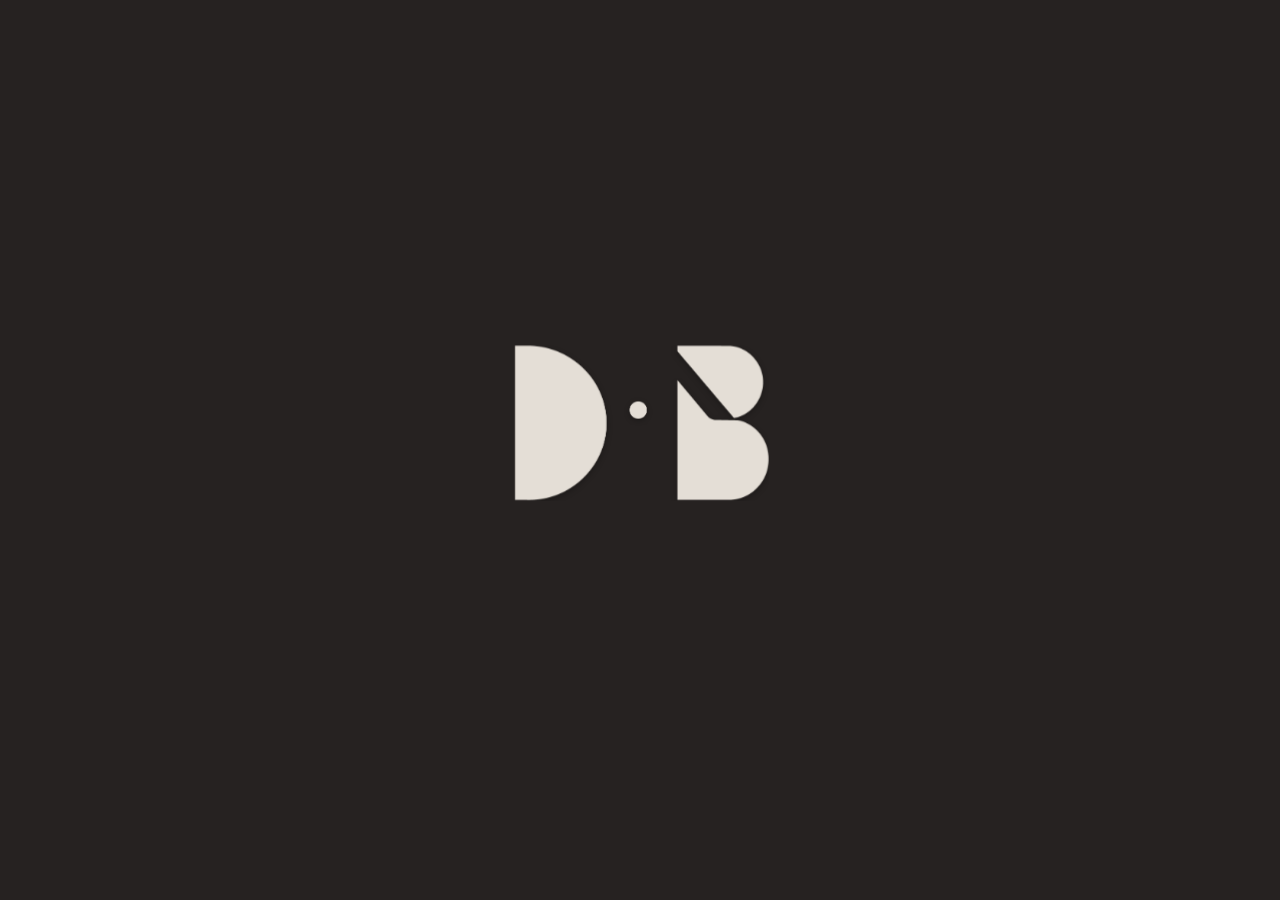
<file: index.html>
<!doctype html>
<html lang="es" data-page="home" data-theme="oscuro" data-nav="home" class="is-loading">
<head>
<meta charset="utf-8">
<meta name="viewport" content="width=device-width, initial-scale=1, viewport-fit=cover">
<title>Darius Bougerol · Fotografía y vídeo</title>
<meta name="description" content="Darius Bougerol · fotógrafo y videógrafo en Granada.">
<meta name="theme-color" content="#262221">
<link rel="stylesheet" href="css/main.css">
<script>
(function(){var d=document.documentElement;
try{var t=localStorage.getItem('db-theme');if(t==='claro'||t==='pop'||t==='oscuro')d.dataset.theme=t}catch(e){}
function v(){d.style.setProperty('--vw',d.clientWidth+'px')}v();addEventListener('resize',v);
if(!(window.matchMedia&&matchMedia('(prefers-reduced-motion: reduce)').matches)){}else{d.classList.add('reduce')}
setTimeout(function(){d.classList.remove('is-loading')},2500)})();
</script>
<noscript><style>.curtain{display:none}.rv{opacity:1!important;transform:none!important;filter:none!important}html.is-loading .curtain{display:none}</style></noscript>
</head>
<body class="pg-home">
<div class="bgs" aria-hidden="true"><i class="bg-o"></i><i class="bg-c"></i><i class="bg-p"></i></div>
<header class="hdr hdr-home" id="hdr"><div class="cv"><a class="logo" href="index.html" aria-label="Darius Bougerol · Inicio"><img class="lg-cream" src="assets/img/fc7e46a07f02.png" alt="D·B" width="643" height="406"><img class="lg-dark" src="assets/img/b65746082939.png" alt="" width="642" height="409"></a></div></header>
<main class="home" id="home">
<div class="ringwrap" id="ringwrap"><div class="ring" id="ring">
<a class="slide" href="retrato.html" data-name="Retrato" aria-label="Retrato"><div class="sl on" data-href="retrato.html#retratos"><img src="assets/img/c2c509014736.jpg" alt="" decoding="async"></div><div class="sl" data-href="retrato.html#retratos"><img src="assets/img/3a72bfa41f2b.jpg" alt="" decoding="async"></div></a>
<a class="slide" href="comercial.html" data-name="Comercial" aria-label="Comercial"><div class="sl on" data-href="comercial.html#hosteleria"><img src="assets/img/62aefd93a39b.jpg" alt="" decoding="async" loading="lazy"></div><div class="sl" data-href="comercial.html#masaje"><img src="assets/img/3b3b6a9ee315.jpg" alt="" decoding="async" loading="lazy"></div><div class="sl" data-href="comercial.html#producto"><img src="assets/img/ce0f8c4a9c2c.jpg" alt="" decoding="async" loading="lazy"></div></a>
<a class="slide" href="documental.html" data-name="Documental" aria-label="Documental"><div class="sl on" data-href="documental.html"><img src="assets/img/402a9ab714d3.jpg" alt="" decoding="async" loading="lazy"></div></a>
<a class="slide" href="eventos.html" data-name="Eventos" aria-label="Eventos"><div class="sl on" data-href="eventos.html#fiestas-noche"><img src="assets/img/422eec995008.jpg" alt="" decoding="async" loading="lazy"></div><div class="sl" data-href="eventos.html#fiestas-dia"><img src="assets/img/8510cab03949.jpg" alt="" decoding="async" loading="lazy"></div><div class="sl" data-href="eventos.html#graduaciones"><img src="assets/img/48296cafa110.jpg" alt="" decoding="async" loading="lazy"></div><div class="sl" data-href="eventos.html#otros"><img src="assets/img/6378b65a92a4.jpg" alt="" decoding="async" loading="lazy"></div></a>
<a class="slide" href="video.html" data-name="Vídeo" aria-label="Vídeo"><div class="sl on" data-href="video.html"><video src="assets/video/epico.mp4" poster="assets/video/epico.jpg" muted loop playsinline preload="metadata"></video></div><div class="sl" data-href="video.html"><video src="assets/video/loser.mp4" poster="assets/video/loser.jpg" muted loop playsinline preload="metadata"></video></div></a>
<a class="slide" href="retrato.html" data-name="Retrato" aria-label="Retrato"><div class="sl on" data-href="retrato.html#retratos"><img src="assets/img/e80f5453de91.jpg" alt="" decoding="async" loading="lazy"></div><div class="sl" data-href="retrato.html#retratos"><img src="assets/img/aaf7f8f30716.jpg" alt="" decoding="async" loading="lazy"></div><div class="sl" data-href="retrato.html#retratos"><img src="assets/img/7213a74a98ea.jpg" alt="" decoding="async" loading="lazy"></div></a>
<a class="slide" href="comercial.html" data-name="Comercial" aria-label="Comercial"><div class="sl on" data-href="comercial.html"><img src="assets/img/bf5cfc748941.jpg" alt="" decoding="async" loading="lazy"></div><div class="sl" data-href="comercial.html"><img src="assets/img/3fee5e3ccca0.jpg" alt="" decoding="async" loading="lazy"></div><div class="sl" data-href="comercial.html"><img src="assets/img/5f448420e702.jpg" alt="" decoding="async" loading="lazy"></div></a>
<a class="slide" href="documental.html" data-name="Documental" aria-label="Documental"><div class="sl on" data-href="documental.html"><img src="assets/img/574d0edfeac3.jpg" alt="" decoding="async" loading="lazy"></div><div class="sl" data-href="documental.html"><img src="assets/img/a2b00e454136.jpg" alt="" decoding="async" loading="lazy"></div><div class="sl" data-href="documental.html"><img src="assets/img/4c29dd19d79c.jpg" alt="" decoding="async" loading="lazy"></div></a>
<a class="slide" href="eventos.html" data-name="Eventos" aria-label="Eventos"><div class="sl on" data-href="eventos.html"><img src="assets/img/99335460b4b5.jpg" alt="" decoding="async" loading="lazy"></div><div class="sl" data-href="eventos.html"><img src="assets/img/0260b043d95a.jpg" alt="" decoding="async" loading="lazy"></div><div class="sl" data-href="eventos.html"><img src="assets/img/0b5600ccc4a4.jpg" alt="" decoding="async" loading="lazy"></div></a>
<a class="slide" href="video.html" data-name="Vídeo" aria-label="Vídeo"><div class="sl on" data-href="video.html#spot"><video src="assets/video/airbnb.mp4" poster="assets/video/airbnb.jpg" muted loop playsinline preload="metadata"></video></div><div class="sl" data-href="video.html"><video src="assets/video/starwars.mp4" poster="assets/video/starwars.jpg" muted loop playsinline preload="metadata"></video></div></a>
</div></div>
<div class="logo-intro" id="logoIntro" aria-hidden="true"><div class="li-in">
<span class="lp lp-d"><img class="lg-cream" src="assets/img/fc7e46a07f02.png" alt="" width="643" height="406"><img class="lg-dark" src="assets/img/b65746082939.png" alt="" width="642" height="409"></span><span class="lp lp-o"><img class="lg-cream" src="assets/img/fc7e46a07f02.png" alt="" width="643" height="406"><img class="lg-dark" src="assets/img/b65746082939.png" alt="" width="642" height="409"></span><span class="lp lp-b"><img class="lg-cream" src="assets/img/fc7e46a07f02.png" alt="" width="643" height="406"><img class="lg-dark" src="assets/img/b65746082939.png" alt="" width="642" height="409"></span>
</div></div>
<div class="homeui" id="homeui">
<div class="label" id="label" aria-live="polite"><span>Retrato</span><span>Comercial</span><span>Documental</span><span>Eventos</span><span>Vídeo</span></div>
<div class="count" id="count">01 / 05</div>
<a class="enter" id="enter" href="sobre-mi.html?entrar=1">Entrar</a>
</div>
</main>
<div class="tsw" id="tsw" role="group" aria-label="Tema">
<div class="pill a"><i class="hl"></i><button type="button" data-t="oscuro">Oscuro</button><button type="button" data-t="claro">Claro</button></div>
<div class="pill b"><i class="hl"></i><button type="button" data-t="pop">POP</button></div>
</div>
<div class="stack" id="stack" aria-hidden="true" role="dialog" aria-label="Galería">
<div class="veil"></div><div class="stage" id="stage"></div>
<button class="ctl close" type="button" aria-label="Cerrar">×</button>
<div class="ctl count" id="stackCount"></div>
<div class="ctl hint">Desliza · rueda · flechas</div>
</div>
<div class="curtain" aria-hidden="true"></div>
<div class="cur" aria-hidden="true"><svg viewBox="0 0 22 31"><path d="M2 2v24.6l6-5.7 4.2 9.6 4-1.8-4.1-9.3H20.2z"/></svg></div>
<script src="js/engine.js" defer></script>
<script src="js/app.js" defer></script>
<script src="js/home.js" defer></script>
</body>
</html>
</file>
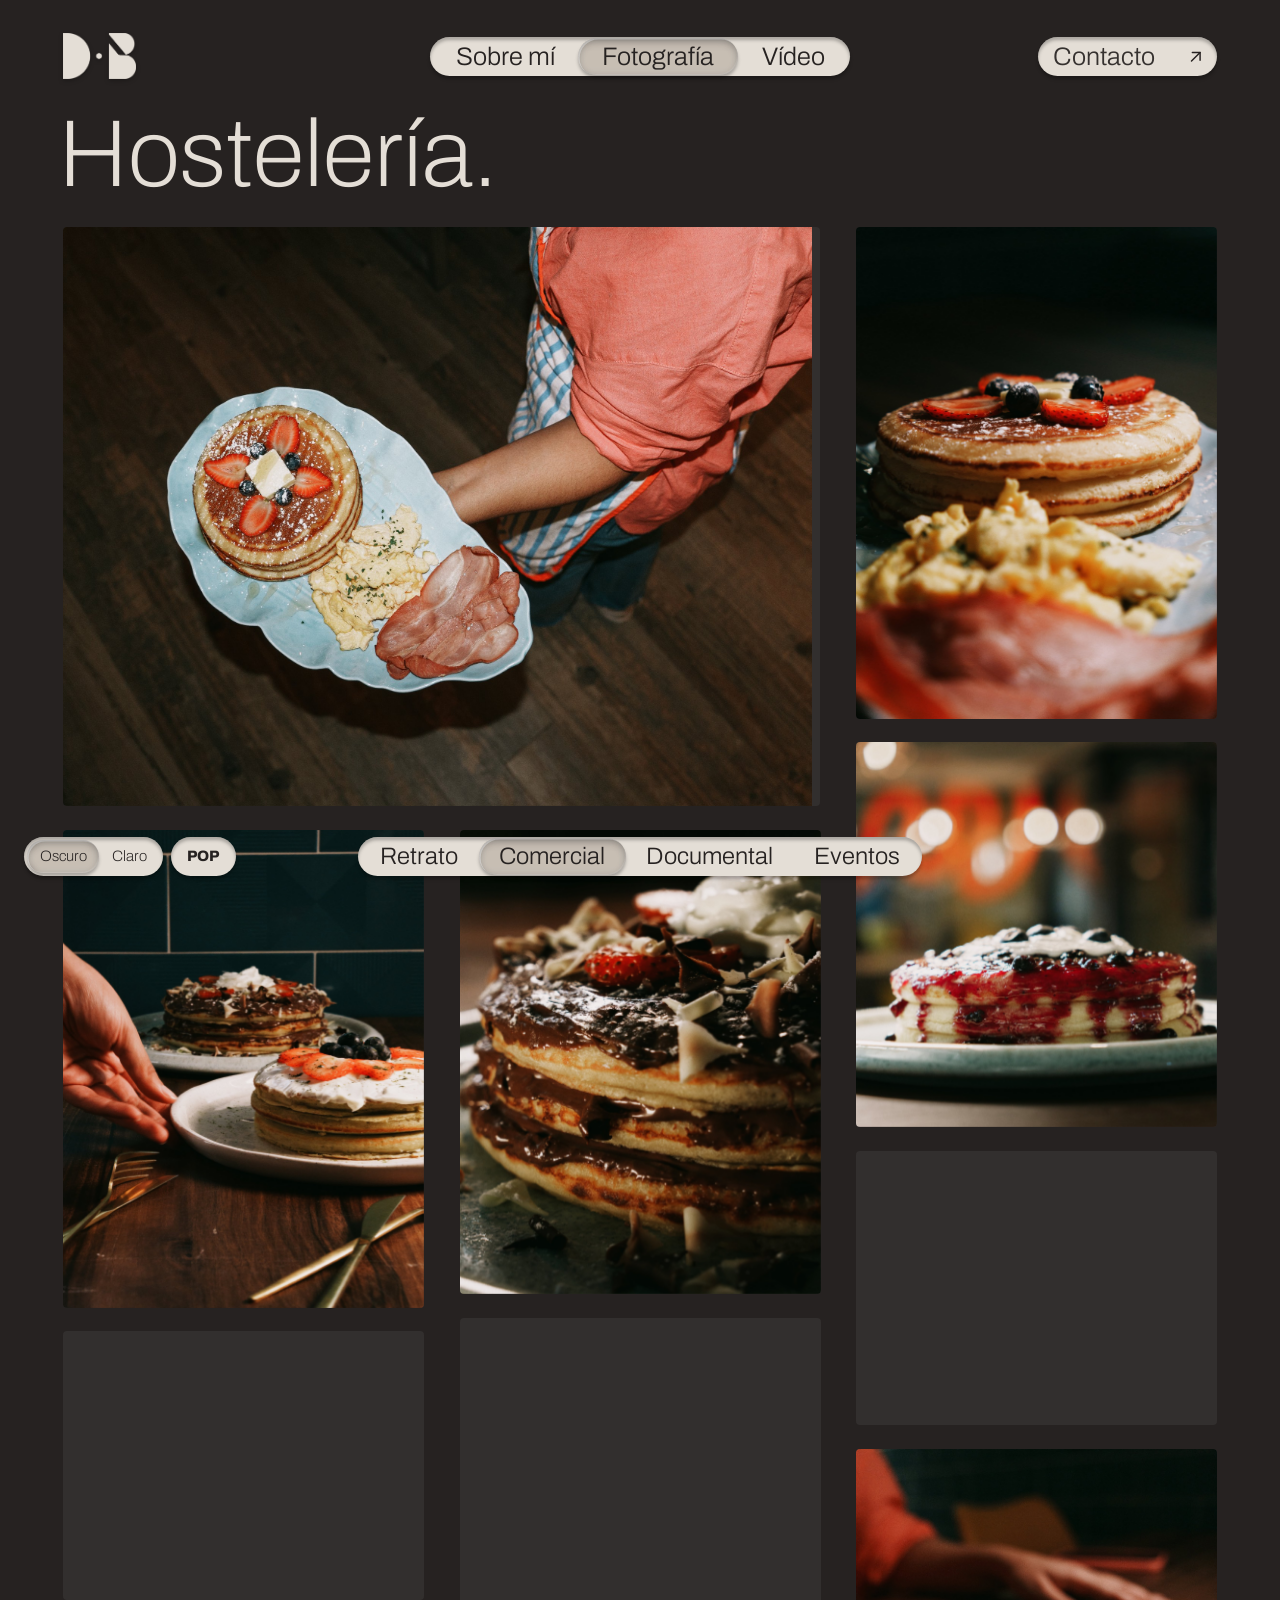
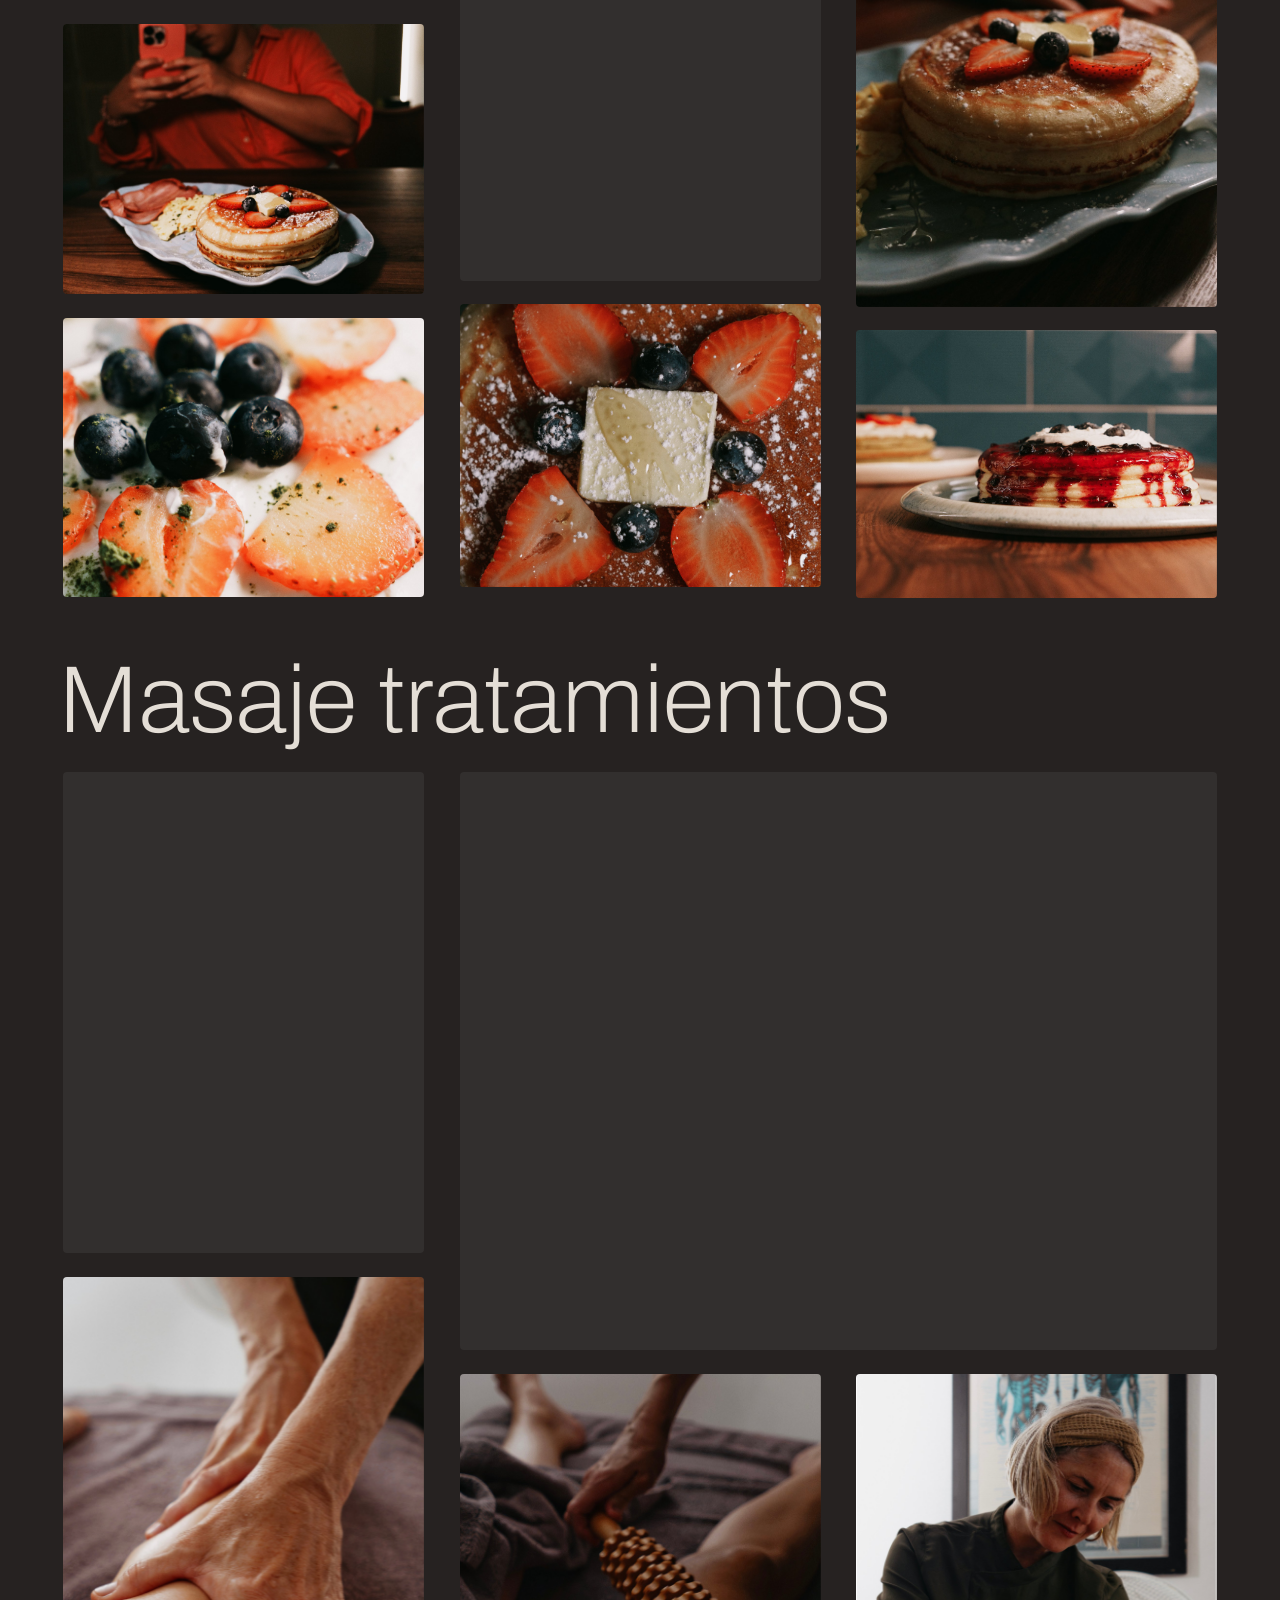
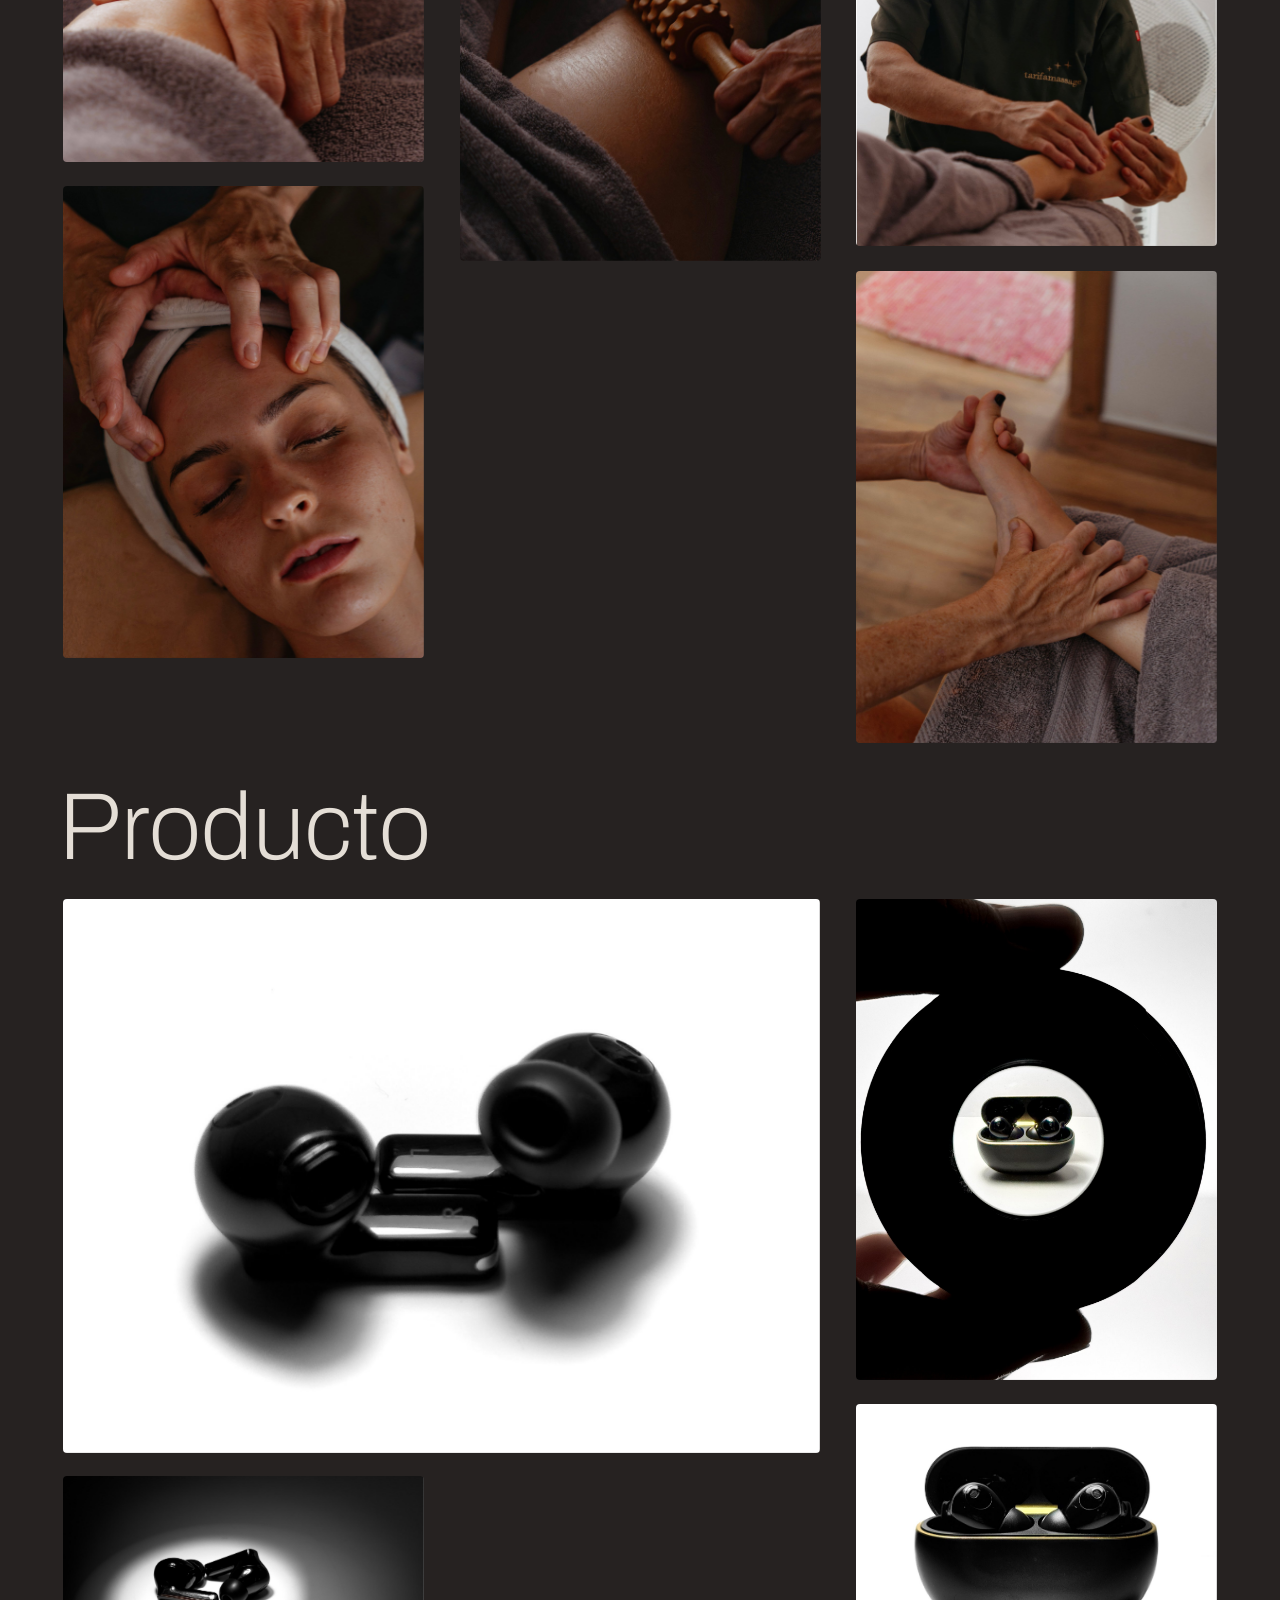
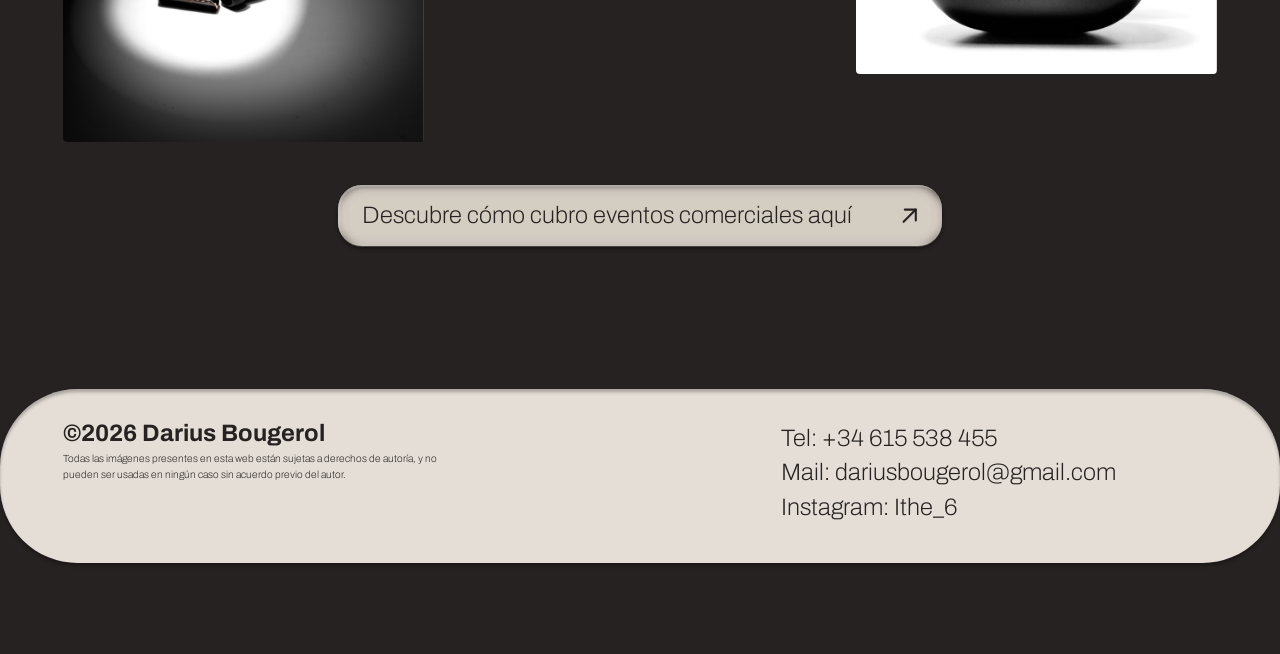
<file: comercial.html>
<!doctype html>
<html lang="es" data-page="comercial" data-theme="oscuro" data-nav="foto" class="is-loading">
<head>
<meta charset="utf-8">
<meta name="viewport" content="width=device-width, initial-scale=1, viewport-fit=cover">
<title>Comercial · Darius Bougerol</title>
<meta name="description" content="Fotografía comercial: hostelería, tratamientos y producto.">
<meta name="theme-color" content="#262221">
<link rel="stylesheet" href="css/main.css">
<script>
(function(){var d=document.documentElement;
try{var t=localStorage.getItem('db-theme');if(t==='claro'||t==='pop'||t==='oscuro')d.dataset.theme=t}catch(e){}
function v(){d.style.setProperty('--vw',d.clientWidth+'px')}v();addEventListener('resize',v);
if(!(window.matchMedia&&matchMedia('(prefers-reduced-motion: reduce)').matches)){}else{d.classList.add('reduce')}
setTimeout(function(){d.classList.remove('is-loading')},2500)})();
</script>
<noscript><style>.curtain{display:none}.rv{opacity:1!important;transform:none!important;filter:none!important}html.is-loading .curtain{display:none}</style></noscript>
</head>
<body class="pg-comercial">
<div class="bgs" aria-hidden="true"><i class="bg-o"></i><i class="bg-c"></i><i class="bg-p"></i></div>
<header class="hdr" id="hdr"><div class="cv">
<a class="logo" href="index.html" aria-label="Darius Bougerol · Inicio"><img class="lg-cream" src="assets/img/fc7e46a07f02.png" alt="D·B" width="643" height="406"><img class="lg-dark" src="assets/img/b65746082939.png" alt="" width="642" height="409"></a>
<nav class="nav pill" id="nav" aria-label="Principal"><i class="hl"></i><a href="sobre-mi.html" data-k="sobre">Sobre mí</a><a href="retrato.html" data-k="foto" aria-current="page">Fotografía</a><a href="video.html" data-k="video">Vídeo</a></nav>
<a class="contact pill" href="contacto.html" data-k="contacto"><i class="hl"></i><span class="lbl">Contacto</span><span class="arrow"><svg viewBox="0 0 24 24" aria-hidden="true"><path d="M7 17 17 7"/><path d="M8 7h9v9"/></svg></span></a>
</div></header>
<div class="topfade" aria-hidden="true"></div>
<main class="pg">
<section class="blk sec" data-sec="hosteleria">
<h2 class="hd top sp rv" id="hosteleria" style="--mt:1.67">Hostelería.</h2>
<div class="sp" style="--mt:0.6"><div class="gal has-hero" style="--cg:0.45;--rg:0.3">
<a class="ph hero" href="assets/img/62aefd93a39b.jpg" data-set="hosteleria" data-i="0" data-y="0" data-c="0" data-w="1455" data-h="1113" aria-label="Hostelería" style="--ar:1.30728;--rad:0.05rem"><span class="pf rvp"><img src="assets/img/62aefd93a39b.jpg" alt="Hostelería" width="1455" height="1113" decoding="async" style="inset:auto;width:101.993%;height:100.000%;left:-0.997%;top:-0.000%;object-fit:fill"></span></a>
<div class="col" data-col="0">
<a class="ph" href="assets/img/0704a65a934b.jpg" data-set="hosteleria" data-i="1" data-y="0" data-c="0" data-w="458" data-h="607" aria-label="Hostelería" style="--ar:0.75502;--rad:0.05rem"><span class="pf rvp"><img src="assets/img/0704a65a934b.jpg" alt="Hostelería" width="458" height="607" loading="lazy" decoding="async"></span></a>
<a class="ph" href="assets/img/5f448420e702.jpg" data-set="hosteleria" data-i="2" data-y="633" data-c="0" data-w="458" data-h="342" aria-label="Hostelería" style="--ar:1.34006;--rad:0.05rem"><span class="pf rvp"><img src="assets/img/5f448420e702.jpg" alt="Hostelería" width="458" height="342" loading="lazy" decoding="async"></span></a>
<a class="ph" href="assets/img/501487e8bc9a.jpg" data-set="hosteleria" data-i="3" data-y="1003" data-c="0" data-w="458" data-h="343" aria-label="Hostelería" style="--ar:1.33615;--rad:0.05rem"><span class="pf rvp"><img src="assets/img/501487e8bc9a.jpg" alt="Hostelería" width="458" height="343" loading="lazy" decoding="async"></span></a>
<a class="ph" href="assets/img/7a9d9c72ee0b.jpg" data-set="hosteleria" data-i="4" data-y="1374" data-c="0" data-w="458" data-h="355" aria-label="Hostelería" style="--ar:1.29099;--rad:0.05rem"><span class="pf rvp"><img src="assets/img/7a9d9c72ee0b.jpg" alt="Hostelería" width="458" height="355" loading="lazy" decoding="async"></span></a>
</div>
<div class="col" data-col="1">
<a class="ph" href="assets/img/570bdacbf27c.jpg" data-set="hosteleria" data-i="5" data-y="0" data-c="1" data-w="458" data-h="590" aria-label="Hostelería" style="--ar:0.77678;--rad:0.05rem"><span class="pf rvp"><img src="assets/img/570bdacbf27c.jpg" alt="Hostelería" width="458" height="590" loading="lazy" decoding="async"></span></a>
<a class="ph" href="assets/img/81de8dd57a4e.jpg" data-set="hosteleria" data-i="6" data-y="616" data-c="1" data-w="458" data-h="715" aria-label="Hostelería" style="--ar:0.64098;--rad:0.05rem"><span class="pf rvp"><img src="assets/img/81de8dd57a4e.jpg" alt="Hostelería" width="458" height="715" loading="lazy" decoding="async"></span></a>
<a class="ph" href="assets/img/d8d599eb0a9d.jpg" data-set="hosteleria" data-i="7" data-y="1357" data-c="1" data-w="458" data-h="360" aria-label="Hostelería" style="--ar:1.27306;--rad:0.05rem"><span class="pf rvp"><img src="assets/img/d8d599eb0a9d.jpg" alt="Hostelería" width="458" height="360" loading="lazy" decoding="async"></span></a>
</div>
<div class="col" data-col="2">
<a class="ph" href="assets/img/b5721d32cfca.jpg" data-set="hosteleria" data-i="8" data-y="0" data-c="2" data-w="458" data-h="625" aria-label="Hostelería" style="--ar:0.73328;--rad:0.05rem"><span class="pf rvp"><img src="assets/img/b5721d32cfca.jpg" alt="Hostelería" width="458" height="625" loading="lazy" decoding="async"></span></a>
<a class="ph" href="assets/img/1246276c01ce.jpg" data-set="hosteleria" data-i="9" data-y="651" data-c="2" data-w="455" data-h="486" aria-label="Hostelería" style="--ar:0.93621;--rad:0.05rem"><span class="pf rvp"><img src="assets/img/1246276c01ce.jpg" alt="Hostelería" width="455" height="486" loading="lazy" decoding="async"></span></a>
<a class="ph" href="assets/img/d362cde52022.jpg" data-set="hosteleria" data-i="10" data-y="1167" data-c="2" data-w="458" data-h="348" aria-label="Hostelería" style="--ar:1.31695;--rad:0.05rem"><span class="pf rvp"><img src="assets/img/d362cde52022.jpg" alt="Hostelería" width="458" height="348" loading="lazy" decoding="async"></span></a>
<a class="ph" href="assets/img/10d1d9845da7.jpg" data-set="hosteleria" data-i="11" data-y="1543" data-c="2" data-w="458" data-h="582" aria-label="Hostelería" style="--ar:0.78746;--rad:0.05rem"><span class="pf rvp"><img src="assets/img/10d1d9845da7.jpg" alt="Hostelería" width="458" height="582" loading="lazy" decoding="async"></span></a>
<a class="ph" href="assets/img/3fee5e3ccca0.jpg" data-set="hosteleria" data-i="12" data-y="2151" data-c="2" data-w="458" data-h="340" aria-label="Hostelería" style="--ar:1.34794;--rad:0.05rem"><span class="pf rvp"><img src="assets/img/3fee5e3ccca0.jpg" alt="Hostelería" width="458" height="340" loading="lazy" decoding="async"></span></a>
</div>
</div></div>
</section>
<section class="blk sec" data-sec="masaje">
<h2 class="hd sp rv" id="masaje" style="--mt:1.01">Masaje tratamientos</h2>
<div class="sp" style="--mt:0.6"><div class="gal has-hero flip" style="--cg:0.45;--rg:0.3">
<a class="ph hero" href="assets/img/3b3b6a9ee315.jpg" data-set="masaje" data-i="0" data-y="0" data-c="0" data-w="1454" data-h="1111" aria-label="Masaje tratamientos" style="--ar:1.30873;--rad:0.05rem"><span class="pf rvp"><img src="assets/img/3b3b6a9ee315.jpg" alt="Masaje tratamientos" width="1454" height="1111" loading="lazy" decoding="async"></span></a>
<div class="col" data-col="0">
<a class="ph" href="assets/img/ffd5b75f0a09.jpg" data-set="masaje" data-i="1" data-y="0" data-c="0" data-w="455" data-h="607" aria-label="Masaje tratamientos" style="--ar:0.74959;--rad:0.05rem"><span class="pf rvp"><img src="assets/img/ffd5b75f0a09.jpg" alt="Masaje tratamientos" width="455" height="607" loading="lazy" decoding="async"></span></a>
<a class="ph" href="assets/img/1a9adb470203.jpg" data-set="masaje" data-i="2" data-y="637" data-c="0" data-w="455" data-h="612" aria-label="Masaje tratamientos" style="--ar:0.74346;--rad:0.05rem"><span class="pf rvp"><img src="assets/img/1a9adb470203.jpg" alt="Masaje tratamientos" width="455" height="612" loading="lazy" decoding="async"></span></a>
<a class="ph" href="assets/img/deb7c03bf7bf.jpg" data-set="masaje" data-i="3" data-y="1280" data-c="0" data-w="455" data-h="596" aria-label="Masaje tratamientos" style="--ar:0.76342;--rad:0.05rem"><span class="pf rvp"><img src="assets/img/deb7c03bf7bf.jpg" alt="Masaje tratamientos" width="455" height="596" loading="lazy" decoding="async"></span></a>
</div>
<div class="col" data-col="1">
<a class="ph" href="assets/img/c0e5834fb1a6.jpg" data-set="masaje" data-i="4" data-y="0" data-c="1" data-w="455" data-h="614" aria-label="Masaje tratamientos" style="--ar:0.74104;--rad:0.05rem"><span class="pf rvp"><img src="assets/img/c0e5834fb1a6.jpg" alt="Masaje tratamientos" width="455" height="614" loading="lazy" decoding="async"></span></a>
</div>
<div class="col" data-col="2">
<a class="ph" href="assets/img/eaa07c1930d4.jpg" data-set="masaje" data-i="5" data-y="0" data-c="2" data-w="455" data-h="596" aria-label="Masaje tratamientos" style="--ar:0.76342;--rad:0.05rem"><span class="pf rvp"><img src="assets/img/eaa07c1930d4.jpg" alt="Masaje tratamientos" width="455" height="596" loading="lazy" decoding="async"></span></a>
<a class="ph" href="assets/img/453deda926b0.jpg" data-set="masaje" data-i="6" data-y="626" data-c="2" data-w="455" data-h="596" aria-label="Masaje tratamientos" style="--ar:0.76342;--rad:0.05rem"><span class="pf rvp"><img src="assets/img/453deda926b0.jpg" alt="Masaje tratamientos" width="455" height="596" loading="lazy" decoding="async"></span></a>
</div>
</div></div>
</section>
<section class="blk sec" data-sec="producto">
<h2 class="hd sp rv" id="producto" style="--mt:0.78">Producto</h2>
<div class="sp" style="--mt:0.6"><div class="gal has-hero" style="--cg:0.45;--rg:0.3">
<a class="ph hero" href="assets/img/ce0f8c4a9c2c.jpg" data-set="producto" data-i="0" data-y="0" data-c="0" data-w="1455" data-h="1064" aria-label="Producto" style="--ar:1.36748;--rad:0.05rem"><span class="pf rvp"><img src="assets/img/ce0f8c4a9c2c.jpg" alt="Producto" width="1455" height="1064" loading="lazy" decoding="async"></span></a>
<div class="col" data-col="0">
<a class="ph" href="assets/img/bf5cfc748941.jpg" data-set="producto" data-i="1" data-y="0" data-c="0" data-w="455" data-h="336" aria-label="Producto" style="--ar:1.35417;--rad:0.05rem"><span class="pf rvp"><img src="assets/img/bf5cfc748941.jpg" alt="Producto" width="455" height="336" loading="lazy" decoding="async" style="inset:auto;width:100.085%;height:101.786%;left:-0.043%;top:-0.000%;object-fit:fill"></span></a>
</div>
<div class="col" data-col="1">
</div>
<div class="col" data-col="2">
<a class="ph" href="assets/img/6fccf4800c8c.jpg" data-set="producto" data-i="2" data-y="0" data-c="2" data-w="455" data-h="607" aria-label="Producto" style="--ar:0.74959;--rad:0.05rem"><span class="pf rvp"><img src="assets/img/6fccf4800c8c.jpg" alt="Producto" width="455" height="607" loading="lazy" decoding="async"></span></a>
<a class="ph" href="assets/img/73fe22f1314a.jpg" data-set="producto" data-i="3" data-y="637" data-c="2" data-w="455" data-h="341" aria-label="Producto" style="--ar:1.33431;--rad:0.05rem"><span class="pf rvp"><img src="assets/img/73fe22f1314a.jpg" alt="Producto" width="455" height="341" loading="lazy" decoding="async"></span></a>
</div>
</div></div>
</section>
<div class="blk"><a class="cta pill sp" style="--mt:0.53" href="eventos.html"><i class="hl"></i><span>Descubre cómo cubro eventos comerciales aquí</span><span class="arrow"><svg viewBox="0 0 24 24" aria-hidden="true"><path d="M7 17 17 7"/><path d="M8 7h9v9"/></svg></span></a></div>
<footer class="ftr rv">
<p class="copy">©2026 Darius Bougerol</p>
<p class="legal">Todas las imágenes presentes en esta web están sujetas a derechos de autoría, y no pueden ser usadas en ningún caso sin acuerdo previo del autor.</p>
<div class="links">
<a href="tel:+34615538455">Tel: +34 615 538 455</a>
<a href="mailto:dariusbougerol@gmail.com">Mail: dariusbougerol@gmail.com</a>
<a href="https://www.instagram.com/ithe_6/" target="_blank" rel="noopener">Instagram: Ithe_6</a>
</div>
</footer>
</main>
<div class="tsw" id="tsw" role="group" aria-label="Tema">
<div class="pill a"><i class="hl"></i><button type="button" data-t="oscuro">Oscuro</button><button type="button" data-t="claro">Claro</button></div>
<div class="pill b"><i class="hl"></i><button type="button" data-t="pop">POP</button></div>
</div>
<nav class="fbar pill" id="filters" aria-label="Fotografía"><i class="hl"></i><a href="retrato.html" data-k="retrato">Retrato</a><a href="comercial.html" data-k="comercial" aria-current="page">Comercial</a><a href="documental.html" data-k="documental">Documental</a><a href="eventos.html" data-k="eventos">Eventos</a></nav>
<nav class="mnav pill" id="mnav" aria-label="Navegación"><i class="hl"></i><a href="sobre-mi.html" data-k="sobre">Sobre mí</a><a href="retrato.html" data-k="foto" aria-current="page">Fotografía</a><a href="video.html" data-k="video">Vídeo</a><a href="contacto.html" data-k="contacto">Contacto</a></nav>
<div class="stack" id="stack" aria-hidden="true" role="dialog" aria-label="Galería">
<div class="veil"></div><div class="stage" id="stage"></div>
<button class="ctl close" type="button" aria-label="Cerrar">×</button>
<div class="ctl count" id="stackCount"></div>
<div class="ctl hint">Desliza · rueda · flechas</div>
</div>
<div class="curtain" aria-hidden="true"></div>
<div class="cur" aria-hidden="true"><svg viewBox="0 0 22 31"><path d="M2 2v24.6l6-5.7 4.2 9.6 4-1.8-4.1-9.3H20.2z"/></svg></div>
<script src="js/engine.js" defer></script>
<script src="js/app.js" defer></script>
<script src="js/gallery.js" defer></script>
<script src="js/stack.js" defer></script>
</body>
</html>
</file>
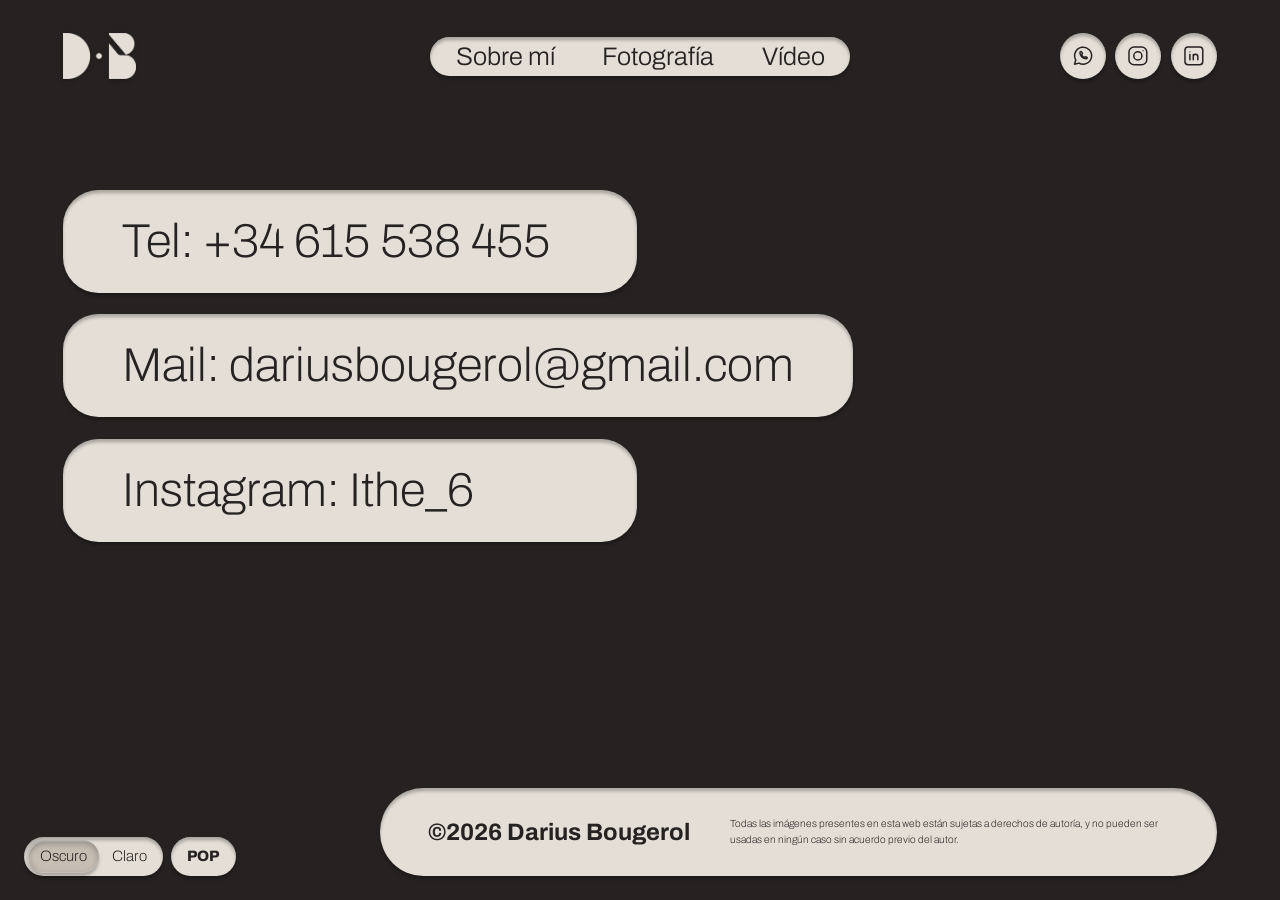
<file: contacto.html>
<!doctype html>
<html lang="es" data-page="contacto" data-theme="oscuro" data-nav="contacto" class="is-loading">
<head>
<meta charset="utf-8">
<meta name="viewport" content="width=device-width, initial-scale=1, viewport-fit=cover">
<title>Contacto · Darius Bougerol</title>
<meta name="description" content="Contacta con Darius Bougerol: WhatsApp, Instagram, LinkedIn, correo y teléfono.">
<meta name="theme-color" content="#262221">
<link rel="stylesheet" href="css/main.css">
<script>
(function(){var d=document.documentElement;
try{var t=localStorage.getItem('db-theme');if(t==='claro'||t==='pop'||t==='oscuro')d.dataset.theme=t}catch(e){}
function v(){d.style.setProperty('--vw',d.clientWidth+'px')}v();addEventListener('resize',v);
if(!(window.matchMedia&&matchMedia('(prefers-reduced-motion: reduce)').matches)){}else{d.classList.add('reduce')}
setTimeout(function(){d.classList.remove('is-loading')},2500)})();
</script>
<noscript><style>.curtain{display:none}.rv{opacity:1!important;transform:none!important;filter:none!important}html.is-loading .curtain{display:none}</style></noscript>
</head>
<body class="pg-contacto">
<div class="bgs" aria-hidden="true"><i class="bg-o"></i><i class="bg-c"></i><i class="bg-p"></i></div>
<header class="hdr" id="hdr"><div class="cv">
<a class="logo" href="index.html" aria-label="Darius Bougerol · Inicio"><img class="lg-cream" src="assets/img/fc7e46a07f02.png" alt="D·B" width="643" height="406"><img class="lg-dark" src="assets/img/b65746082939.png" alt="" width="642" height="409"></a>
<nav class="nav pill" id="nav" aria-label="Principal"><i class="hl"></i><a href="sobre-mi.html" data-k="sobre">Sobre mí</a><a href="retrato.html" data-k="foto">Fotografía</a><a href="video.html" data-k="video">Vídeo</a></nav>
<div class="icons" aria-label="Redes">
<a class="pill" href="https://wa.me/34615538455?text=Hola%2C%20quiero%20trabajar%20contigo." target="_blank" rel="noopener" aria-label="WhatsApp"><i class="hl"></i><svg viewBox="0 0 24 24" aria-hidden="true"><path d="M3.6 20.4l1.2-4.3A8.6 8.6 0 1 1 8 19.3z"/><path d="M9 8.6c0 3.4 2.9 6.4 6.3 6.4.5-.1 1.1-.6 1.1-1.1l-1.8-1.1c-.4.1-.8.8-1.2.7-1.1-.4-2.1-1.4-2.5-2.5-.1-.4.6-.8.7-1.2L10.5 7.6c-.5 0-1.5.5-1.5 1z"/></svg></a>
<a class="pill" href="https://www.instagram.com/ithe_6/" target="_blank" rel="noopener" aria-label="Instagram"><i class="hl"></i><svg viewBox="0 0 24 24" aria-hidden="true"><rect x="3" y="3" width="18" height="18" rx="5.2"/><circle cx="12" cy="12" r="4.1"/><circle cx="17.3" cy="6.7" r="0.6" fill="currentColor" stroke="none"/></svg></a>
<a class="pill" href="https://www.linkedin.com/in/darius-bougerol-27265b329/" target="_blank" rel="noopener" aria-label="LinkedIn"><i class="hl"></i><svg viewBox="0 0 24 24" aria-hidden="true"><rect x="3" y="3" width="18" height="18" rx="3.2"/><path d="M8 10.5V16"/><circle cx="8" cy="7.9" r="0.6" fill="currentColor" stroke="none"/><path d="M11.4 16v-5.5M11.4 12.8c0-1.4.9-2.4 2.3-2.4 1.5 0 2.3.9 2.3 2.5V16"/></svg></a>
</div>
</div></header>
<div class="topfade" aria-hidden="true"></div>
<main class="pg page-contacto">
<div class="blk"><div class="contact-pills sp" style="--mt:2.4">
<a class="pill rv" href="tel:+34615538455"><i class="hl"></i><span>Tel: +34 615 538 455</span></a>
<a class="pill rv" href="mailto:dariusbougerol@gmail.com"><i class="hl"></i><span>Mail: dariusbougerol@gmail.com</span></a>
<a class="pill rv" href="https://www.instagram.com/ithe_6/" target="_blank" rel="noopener"><i class="hl"></i><span>Instagram: Ithe_6</span></a>
</div></div>
<div class="icons-m" aria-label="Redes"><a class="pill" href="https://wa.me/34615538455?text=Hola%2C%20quiero%20trabajar%20contigo." target="_blank" rel="noopener" aria-label="WhatsApp"><svg viewBox="0 0 24 24" aria-hidden="true"><path d="M3.6 20.4l1.2-4.3A8.6 8.6 0 1 1 8 19.3z"/><path d="M9 8.6c0 3.4 2.9 6.4 6.3 6.4.5-.1 1.1-.6 1.1-1.1l-1.8-1.1c-.4.1-.8.8-1.2.7-1.1-.4-2.1-1.4-2.5-2.5-.1-.4.6-.8.7-1.2L10.5 7.6c-.5 0-1.5.5-1.5 1z"/></svg></a><a class="pill" href="https://www.instagram.com/ithe_6/" target="_blank" rel="noopener" aria-label="Instagram"><svg viewBox="0 0 24 24" aria-hidden="true"><rect x="3" y="3" width="18" height="18" rx="5.2"/><circle cx="12" cy="12" r="4.1"/><circle cx="17.3" cy="6.7" r="0.6" fill="currentColor" stroke="none"/></svg></a><a class="pill" href="https://www.linkedin.com/in/darius-bougerol-27265b329/" target="_blank" rel="noopener" aria-label="LinkedIn"><svg viewBox="0 0 24 24" aria-hidden="true"><rect x="3" y="3" width="18" height="18" rx="3.2"/><path d="M8 10.5V16"/><circle cx="8" cy="7.9" r="0.6" fill="currentColor" stroke="none"/><path d="M11.4 16v-5.5M11.4 12.8c0-1.4.9-2.4 2.3-2.4 1.5 0 2.3.9 2.3 2.5V16"/></svg></a></div>
<footer class="ftr ftr-min rv">
<p class="copy">©2026 Darius Bougerol</p>
<p class="legal">Todas las imágenes presentes en esta web están sujetas a derechos de autoría, y no pueden ser usadas en ningún caso sin acuerdo previo del autor.</p>
</footer>
</main>
<div class="tsw" id="tsw" role="group" aria-label="Tema">
<div class="pill a"><i class="hl"></i><button type="button" data-t="oscuro">Oscuro</button><button type="button" data-t="claro">Claro</button></div>
<div class="pill b"><i class="hl"></i><button type="button" data-t="pop">POP</button></div>
</div>
<nav class="mnav pill" id="mnav" aria-label="Navegación"><i class="hl"></i><a href="sobre-mi.html" data-k="sobre">Sobre mí</a><a href="retrato.html" data-k="foto">Fotografía</a><a href="video.html" data-k="video">Vídeo</a><a href="contacto.html" data-k="contacto" aria-current="page">Contacto</a></nav>
<div class="stack" id="stack" aria-hidden="true" role="dialog" aria-label="Galería">
<div class="veil"></div><div class="stage" id="stage"></div>
<button class="ctl close" type="button" aria-label="Cerrar">×</button>
<div class="ctl count" id="stackCount"></div>
<div class="ctl hint">Desliza · rueda · flechas</div>
</div>
<div class="curtain" aria-hidden="true"></div>
<div class="cur" aria-hidden="true"><svg viewBox="0 0 22 31"><path d="M2 2v24.6l6-5.7 4.2 9.6 4-1.8-4.1-9.3H20.2z"/></svg></div>
<script src="js/engine.js" defer></script>
<script src="js/app.js" defer></script>
</body>
</html>
</file>
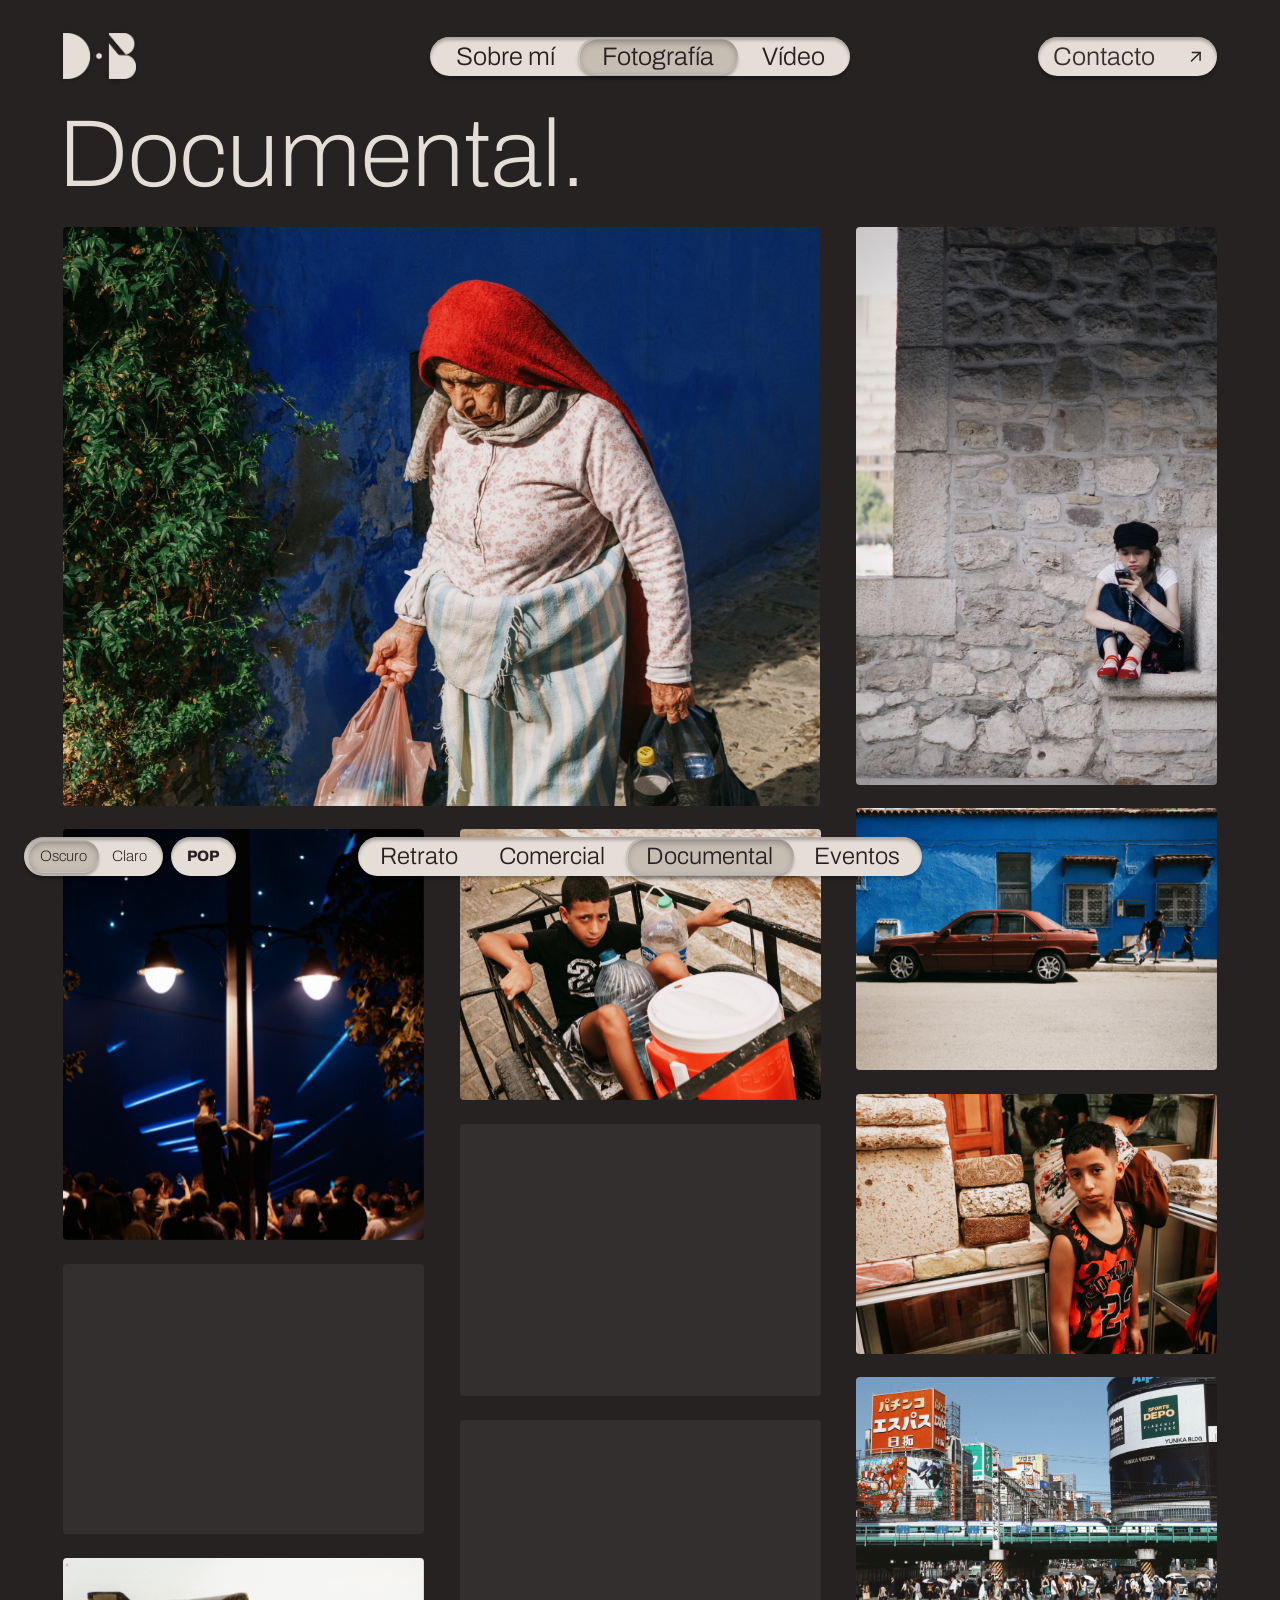
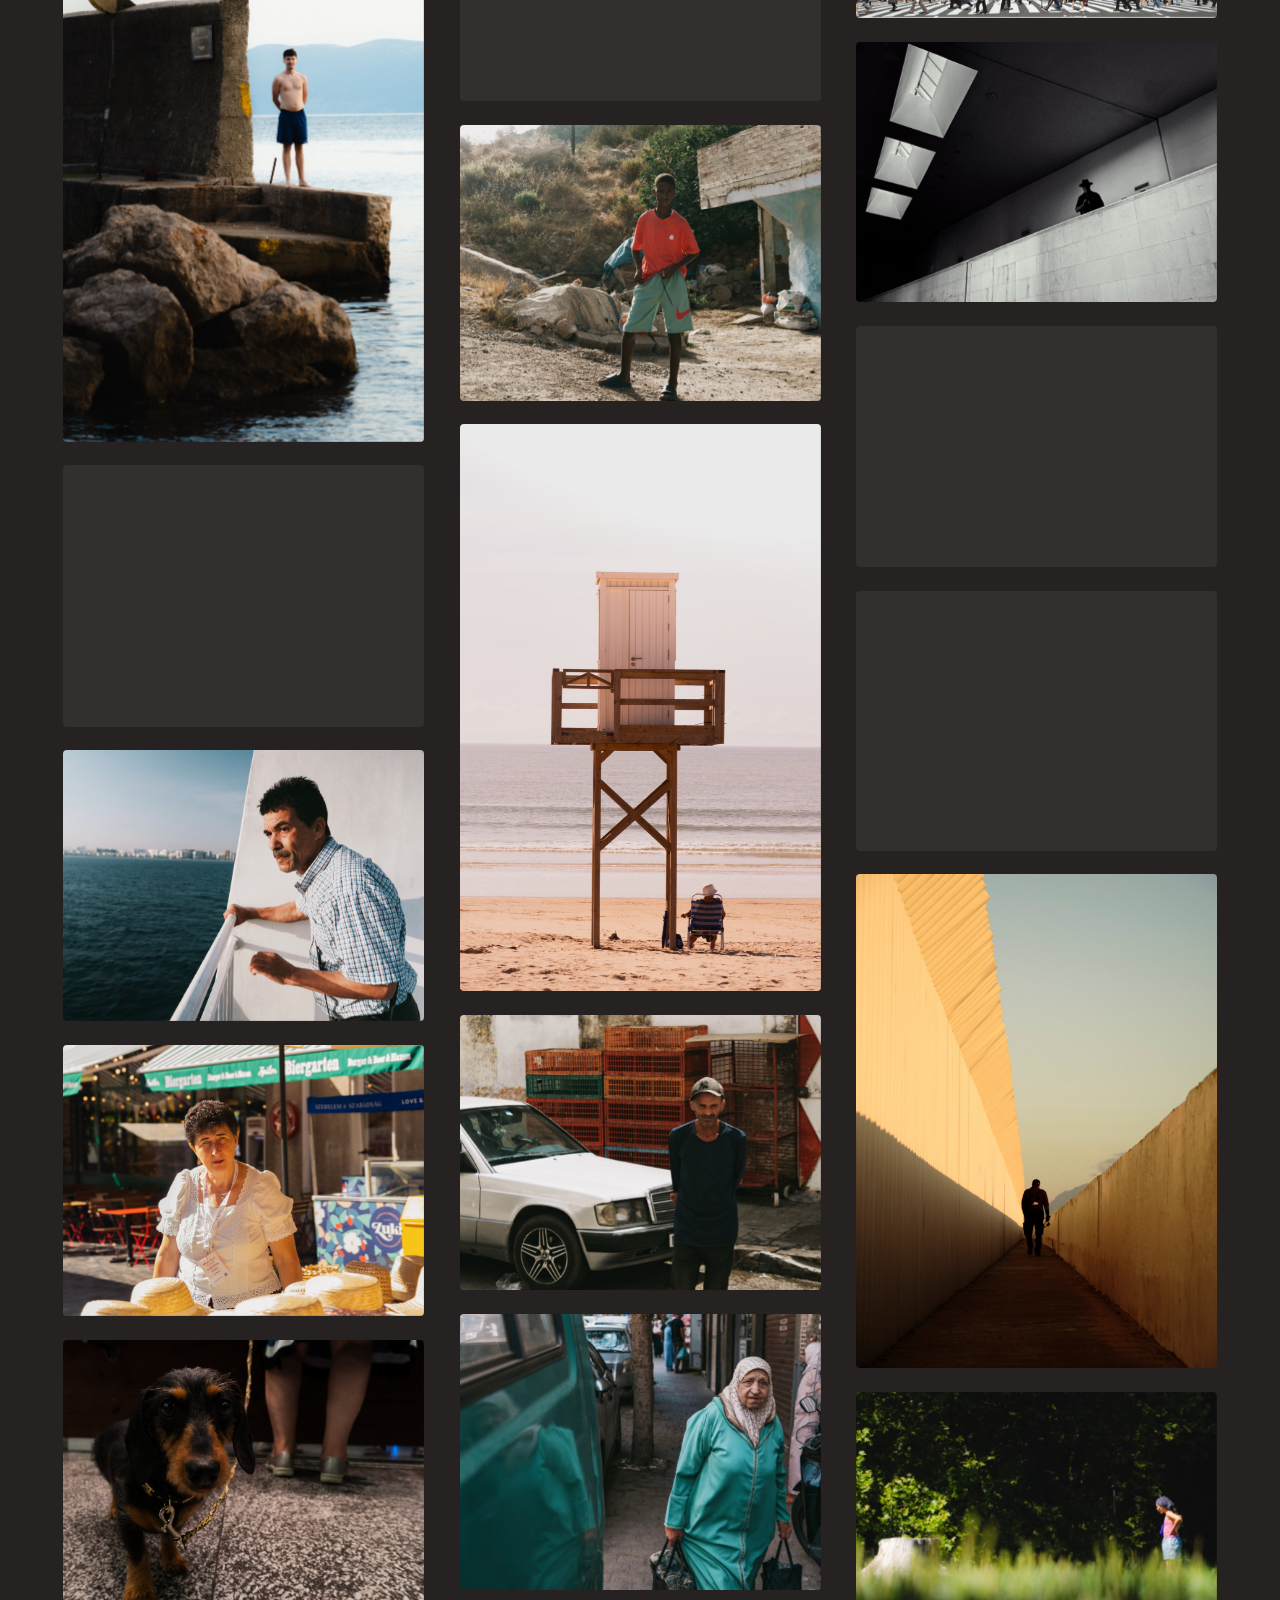
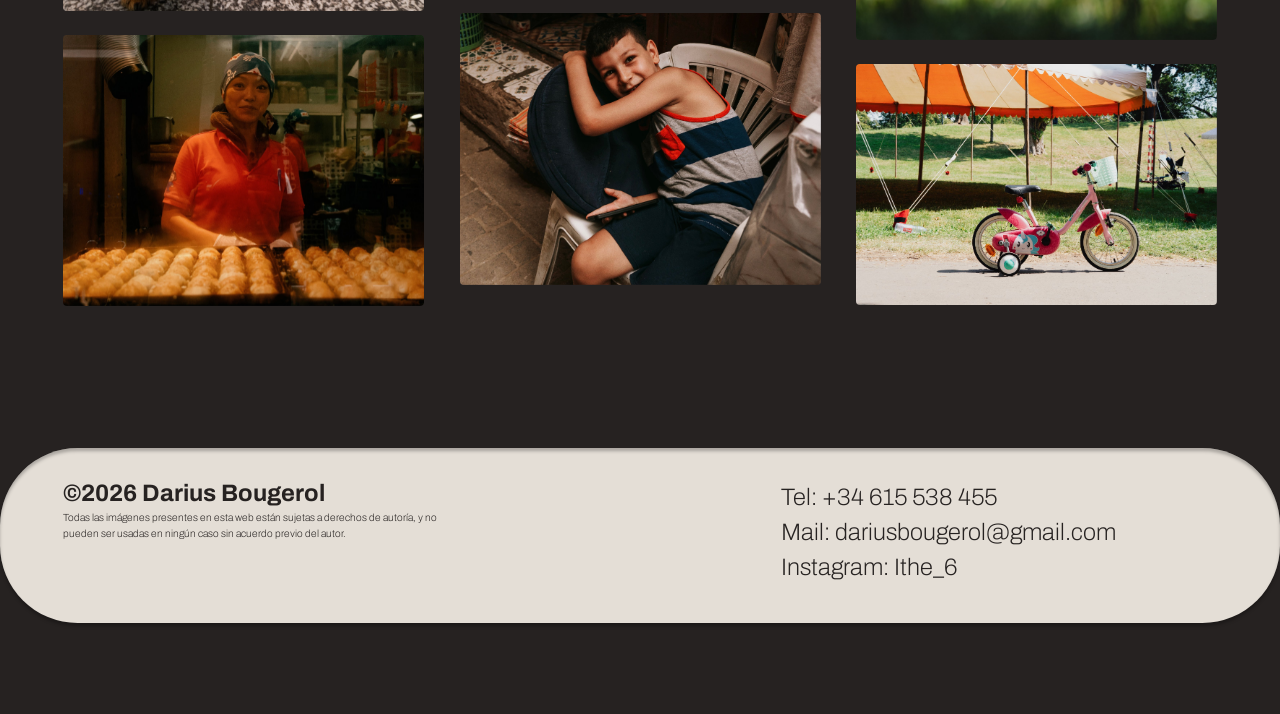
<file: documental.html>
<!doctype html>
<html lang="es" data-page="documental" data-theme="oscuro" data-nav="foto" class="is-loading">
<head>
<meta charset="utf-8">
<meta name="viewport" content="width=device-width, initial-scale=1, viewport-fit=cover">
<title>Documental · Darius Bougerol</title>
<meta name="description" content="Fotografía documental · Darius Bougerol.">
<meta name="theme-color" content="#262221">
<link rel="stylesheet" href="css/main.css">
<script>
(function(){var d=document.documentElement;
try{var t=localStorage.getItem('db-theme');if(t==='claro'||t==='pop'||t==='oscuro')d.dataset.theme=t}catch(e){}
function v(){d.style.setProperty('--vw',d.clientWidth+'px')}v();addEventListener('resize',v);
if(!(window.matchMedia&&matchMedia('(prefers-reduced-motion: reduce)').matches)){}else{d.classList.add('reduce')}
setTimeout(function(){d.classList.remove('is-loading')},2500)})();
</script>
<noscript><style>.curtain{display:none}.rv{opacity:1!important;transform:none!important;filter:none!important}html.is-loading .curtain{display:none}</style></noscript>
</head>
<body class="pg-documental">
<div class="bgs" aria-hidden="true"><i class="bg-o"></i><i class="bg-c"></i><i class="bg-p"></i></div>
<header class="hdr" id="hdr"><div class="cv">
<a class="logo" href="index.html" aria-label="Darius Bougerol · Inicio"><img class="lg-cream" src="assets/img/fc7e46a07f02.png" alt="D·B" width="643" height="406"><img class="lg-dark" src="assets/img/b65746082939.png" alt="" width="642" height="409"></a>
<nav class="nav pill" id="nav" aria-label="Principal"><i class="hl"></i><a href="sobre-mi.html" data-k="sobre">Sobre mí</a><a href="retrato.html" data-k="foto" aria-current="page">Fotografía</a><a href="video.html" data-k="video">Vídeo</a></nav>
<a class="contact pill" href="contacto.html" data-k="contacto"><i class="hl"></i><span class="lbl">Contacto</span><span class="arrow"><svg viewBox="0 0 24 24" aria-hidden="true"><path d="M7 17 17 7"/><path d="M8 7h9v9"/></svg></span></a>
</div></header>
<div class="topfade" aria-hidden="true"></div>
<main class="pg">
<div class="blk"><h2 class="hd top sp rv" id="documental" style="--mt:1.67">Documental.</h2></div>
<section class="blk sec" data-sec="documental-a">
<div class="sp" style="--mt:0.6"><div class="gal has-hero" style="--cg:0.45;--rg:0.3">
<a class="ph hero" href="assets/img/402a9ab714d3.jpg" data-set="documental-a" data-i="0" data-y="0" data-c="0" data-w="1455" data-h="1113" aria-label="Documental" style="--ar:1.30728;--rad:0.05rem"><span class="pf rvp"><img src="assets/img/402a9ab714d3.jpg" alt="Documental" width="1455" height="1113" loading="lazy" decoding="async"></span></a>
<div class="col" data-col="0">
<a class="ph" href="assets/img/963f22e4f427.jpg" data-set="documental-a" data-i="1" data-y="0" data-c="0" data-w="455" data-h="519" aria-label="Documental" style="--ar:0.87669;--rad:0.05rem"><span class="pf rvp"><img src="assets/img/963f22e4f427.jpg" alt="Documental" width="455" height="519" loading="lazy" decoding="async"></span></a>
<a class="ph" href="assets/img/c661b66d5a80.jpg" data-set="documental-a" data-i="2" data-y="549" data-c="0" data-w="455" data-h="340" aria-label="Documental" style="--ar:1.33824;--rad:0.05rem"><span class="pf rvp"><img src="assets/img/c661b66d5a80.jpg" alt="Documental" width="455" height="340" loading="lazy" decoding="async"></span></a>
<a class="ph" href="assets/img/cfed0519f201.jpg" data-set="documental-a" data-i="3" data-y="920" data-c="0" data-w="455" data-h="610" aria-label="Documental" style="--ar:0.74590;--rad:0.05rem"><span class="pf rvp"><img src="assets/img/cfed0519f201.jpg" alt="Documental" width="455" height="610" loading="lazy" decoding="async"></span></a>
<a class="ph" href="assets/img/b44f0dd2d775.jpg" data-set="documental-a" data-i="4" data-y="1560" data-c="0" data-w="455" data-h="330" aria-label="Documental" style="--ar:1.37879;--rad:0.05rem"><span class="pf rvp"><img src="assets/img/b44f0dd2d775.jpg" alt="Documental" width="455" height="330" loading="lazy" decoding="async"></span></a>
<a class="ph" href="assets/img/94bfbdfc6ca5.jpg" data-set="documental-a" data-i="5" data-y="1920" data-c="0" data-w="455" data-h="342" aria-label="Documental" style="--ar:1.33041;--rad:0.05rem"><span class="pf rvp"><img src="assets/img/94bfbdfc6ca5.jpg" alt="Documental" width="455" height="342" loading="lazy" decoding="async"></span></a>
<a class="ph" href="assets/img/a2266e0b058f.jpg" data-set="documental-a" data-i="6" data-y="2293" data-c="0" data-w="455" data-h="342" aria-label="Documental" style="--ar:1.33041;--rad:0.05rem"><span class="pf rvp"><img src="assets/img/a2266e0b058f.jpg" alt="Documental" width="455" height="342" loading="lazy" decoding="async"></span></a>
<a class="ph" href="assets/img/ce8a3b568245.jpg" data-set="documental-a" data-i="7" data-y="2665" data-c="0" data-w="455" data-h="342" aria-label="Documental" style="--ar:1.33041;--rad:0.05rem"><span class="pf rvp"><img src="assets/img/ce8a3b568245.jpg" alt="Documental" width="455" height="342" loading="lazy" decoding="async"></span></a>
<a class="ph" href="assets/img/8569781d6d46.jpg" data-set="documental-a" data-i="8" data-y="3037" data-c="0" data-w="455" data-h="342" aria-label="Documental" style="--ar:1.33041;--rad:0.05rem"><span class="pf rvp"><img src="assets/img/8569781d6d46.jpg" alt="Documental" width="455" height="342" loading="lazy" decoding="async"></span></a>
</div>
<div class="col" data-col="1">
<a class="ph" href="assets/img/921361cbf475.jpg" data-set="documental-a" data-i="9" data-y="0" data-c="1" data-w="455" data-h="342" aria-label="Documental" style="--ar:1.33041;--rad:0.05rem"><span class="pf rvp"><img src="assets/img/921361cbf475.jpg" alt="Documental" width="455" height="342" loading="lazy" decoding="async"></span></a>
<a class="ph" href="assets/img/037b64addd96.jpg" data-set="documental-a" data-i="10" data-y="372" data-c="1" data-w="455" data-h="343" aria-label="Documental" style="--ar:1.32653;--rad:0.05rem"><span class="pf rvp"><img src="assets/img/037b64addd96.jpg" alt="Documental" width="455" height="343" loading="lazy" decoding="async"></span></a>
<a class="ph" href="assets/img/49d574cab2b0.jpg" data-set="documental-a" data-i="11" data-y="746" data-c="1" data-w="455" data-h="355" aria-label="Documental" style="--ar:1.28169;--rad:0.05rem"><span class="pf rvp"><img src="assets/img/49d574cab2b0.jpg" alt="Documental" width="455" height="355" loading="lazy" decoding="async"></span></a>
<a class="ph" href="assets/img/e5533b7ec503.jpg" data-set="documental-a" data-i="12" data-y="1131" data-c="1" data-w="455" data-h="348" aria-label="Documental" style="--ar:1.30747;--rad:0.05rem"><span class="pf rvp"><img src="assets/img/e5533b7ec503.jpg" alt="Documental" width="455" height="348" loading="lazy" decoding="async"></span></a>
<a class="ph" href="assets/img/1e393a93b1f5.jpg" data-set="documental-a" data-i="13" data-y="1509" data-c="1" data-w="455" data-h="715" aria-label="Documental" style="--ar:0.63636;--rad:0.05rem"><span class="pf rvp"><img src="assets/img/1e393a93b1f5.jpg" alt="Documental" width="455" height="715" loading="lazy" decoding="async"></span></a>
<a class="ph" href="assets/img/21b03c7718da.jpg" data-set="documental-a" data-i="14" data-y="2255" data-c="1" data-w="455" data-h="347" aria-label="Documental" style="--ar:1.31124;--rad:0.05rem"><span class="pf rvp"><img src="assets/img/21b03c7718da.jpg" alt="Documental" width="455" height="347" loading="lazy" decoding="async"></span></a>
<a class="ph" href="assets/img/4b9d98daa19c.jpg" data-set="documental-a" data-i="15" data-y="2632" data-c="1" data-w="455" data-h="348" aria-label="Documental" style="--ar:1.30747;--rad:0.05rem"><span class="pf rvp"><img src="assets/img/4b9d98daa19c.jpg" alt="Documental" width="455" height="348" loading="lazy" decoding="async"></span></a>
<a class="ph" href="assets/img/3b0479929124.jpg" data-set="documental-a" data-i="16" data-y="3010" data-c="1" data-w="473" data-h="356" aria-label="Documental" style="--ar:1.32753;--rad:0.05rem"><span class="pf rvp"><img src="assets/img/3b0479929124.jpg" alt="Documental" width="473" height="356" loading="lazy" decoding="async"></span></a>
</div>
<div class="col" data-col="2">
<a class="ph" href="assets/img/317bdf50afe1.jpg" data-set="documental-a" data-i="17" data-y="0" data-c="2" data-w="455" data-h="704" aria-label="Documental" style="--ar:0.64631;--rad:0.05rem"><span class="pf rvp"><img src="assets/img/317bdf50afe1.jpg" alt="Documental" width="455" height="704" loading="lazy" decoding="async"></span></a>
<a class="ph" href="assets/img/aa62bbb4fbad.jpg" data-set="documental-a" data-i="18" data-y="735" data-c="2" data-w="455" data-h="330" aria-label="Documental" style="--ar:1.37879;--rad:0.05rem"><span class="pf rvp"><img src="assets/img/aa62bbb4fbad.jpg" alt="Documental" width="455" height="330" loading="lazy" decoding="async"></span></a>
<a class="ph" href="assets/img/378c831477de.jpg" data-set="documental-a" data-i="19" data-y="1095" data-c="2" data-w="473" data-h="341" aria-label="Documental" style="--ar:1.38710;--rad:0.05rem"><span class="pf rvp"><img src="assets/img/378c831477de.jpg" alt="Documental" width="473" height="341" loading="lazy" decoding="async"></span></a>
<a class="ph" href="assets/img/574d0edfeac3.jpg" data-set="documental-a" data-i="20" data-y="1453" data-c="2" data-w="455" data-h="304" aria-label="Documental" style="--ar:1.49671;--rad:0.05rem"><span class="pf rvp"><img src="assets/img/574d0edfeac3.jpg" alt="Documental" width="455" height="304" loading="lazy" decoding="async"></span></a>
<a class="ph" href="assets/img/00da7f460df7.jpg" data-set="documental-a" data-i="21" data-y="1787" data-c="2" data-w="473" data-h="341" aria-label="Documental" style="--ar:1.38710;--rad:0.05rem"><span class="pf rvp"><img src="assets/img/00da7f460df7.jpg" alt="Documental" width="473" height="341" loading="lazy" decoding="async"></span></a>
<a class="ph" href="assets/img/a2b00e454136.jpg" data-set="documental-a" data-i="22" data-y="2146" data-c="2" data-w="455" data-h="304" aria-label="Documental" style="--ar:1.49671;--rad:0.05rem"><span class="pf rvp"><img src="assets/img/a2b00e454136.jpg" alt="Documental" width="455" height="304" loading="lazy" decoding="async"></span></a>
<a class="ph" href="assets/img/c57770a83ee0.jpg" data-set="documental-a" data-i="23" data-y="2480" data-c="2" data-w="473" data-h="341" aria-label="Documental" style="--ar:1.38710;--rad:0.05rem"><span class="pf rvp"><img src="assets/img/c57770a83ee0.jpg" alt="Documental" width="473" height="341" loading="lazy" decoding="async"></span></a>
<a class="ph" href="assets/img/1ce69424d866.jpg" data-set="documental-a" data-i="24" data-y="2838" data-c="2" data-w="455" data-h="623" aria-label="Documental" style="--ar:0.73034;--rad:0.05rem"><span class="pf rvp"><img src="assets/img/1ce69424d866.jpg" alt="Documental" width="455" height="623" loading="lazy" decoding="async"></span></a>
<a class="ph" href="assets/img/f6bfb089ebff.jpg" data-set="documental-a" data-i="25" data-y="3491" data-c="2" data-w="473" data-h="325" aria-label="Documental" style="--ar:1.45449;--rad:0.05rem"><span class="pf rvp"><img src="assets/img/f6bfb089ebff.jpg" alt="Documental" width="473" height="325" loading="lazy" decoding="async"></span></a>
<a class="ph" href="assets/img/4c29dd19d79c.jpg" data-set="documental-a" data-i="26" data-y="3835" data-c="2" data-w="455" data-h="304" aria-label="Documental" style="--ar:1.49671;--rad:0.05rem"><span class="pf rvp"><img src="assets/img/4c29dd19d79c.jpg" alt="Documental" width="455" height="304" loading="lazy" decoding="async"></span></a>
</div>
</div></div>
</section>
<footer class="ftr rv">
<p class="copy">©2026 Darius Bougerol</p>
<p class="legal">Todas las imágenes presentes en esta web están sujetas a derechos de autoría, y no pueden ser usadas en ningún caso sin acuerdo previo del autor.</p>
<div class="links">
<a href="tel:+34615538455">Tel: +34 615 538 455</a>
<a href="mailto:dariusbougerol@gmail.com">Mail: dariusbougerol@gmail.com</a>
<a href="https://www.instagram.com/ithe_6/" target="_blank" rel="noopener">Instagram: Ithe_6</a>
</div>
</footer>
</main>
<div class="tsw" id="tsw" role="group" aria-label="Tema">
<div class="pill a"><i class="hl"></i><button type="button" data-t="oscuro">Oscuro</button><button type="button" data-t="claro">Claro</button></div>
<div class="pill b"><i class="hl"></i><button type="button" data-t="pop">POP</button></div>
</div>
<nav class="fbar pill" id="filters" aria-label="Fotografía"><i class="hl"></i><a href="retrato.html" data-k="retrato">Retrato</a><a href="comercial.html" data-k="comercial">Comercial</a><a href="documental.html" data-k="documental" aria-current="page">Documental</a><a href="eventos.html" data-k="eventos">Eventos</a></nav>
<nav class="mnav pill" id="mnav" aria-label="Navegación"><i class="hl"></i><a href="sobre-mi.html" data-k="sobre">Sobre mí</a><a href="retrato.html" data-k="foto" aria-current="page">Fotografía</a><a href="video.html" data-k="video">Vídeo</a><a href="contacto.html" data-k="contacto">Contacto</a></nav>
<div class="stack" id="stack" aria-hidden="true" role="dialog" aria-label="Galería">
<div class="veil"></div><div class="stage" id="stage"></div>
<button class="ctl close" type="button" aria-label="Cerrar">×</button>
<div class="ctl count" id="stackCount"></div>
<div class="ctl hint">Desliza · rueda · flechas</div>
</div>
<div class="curtain" aria-hidden="true"></div>
<div class="cur" aria-hidden="true"><svg viewBox="0 0 22 31"><path d="M2 2v24.6l6-5.7 4.2 9.6 4-1.8-4.1-9.3H20.2z"/></svg></div>
<script src="js/engine.js" defer></script>
<script src="js/app.js" defer></script>
<script src="js/gallery.js" defer></script>
<script src="js/stack.js" defer></script>
</body>
</html>
</file>
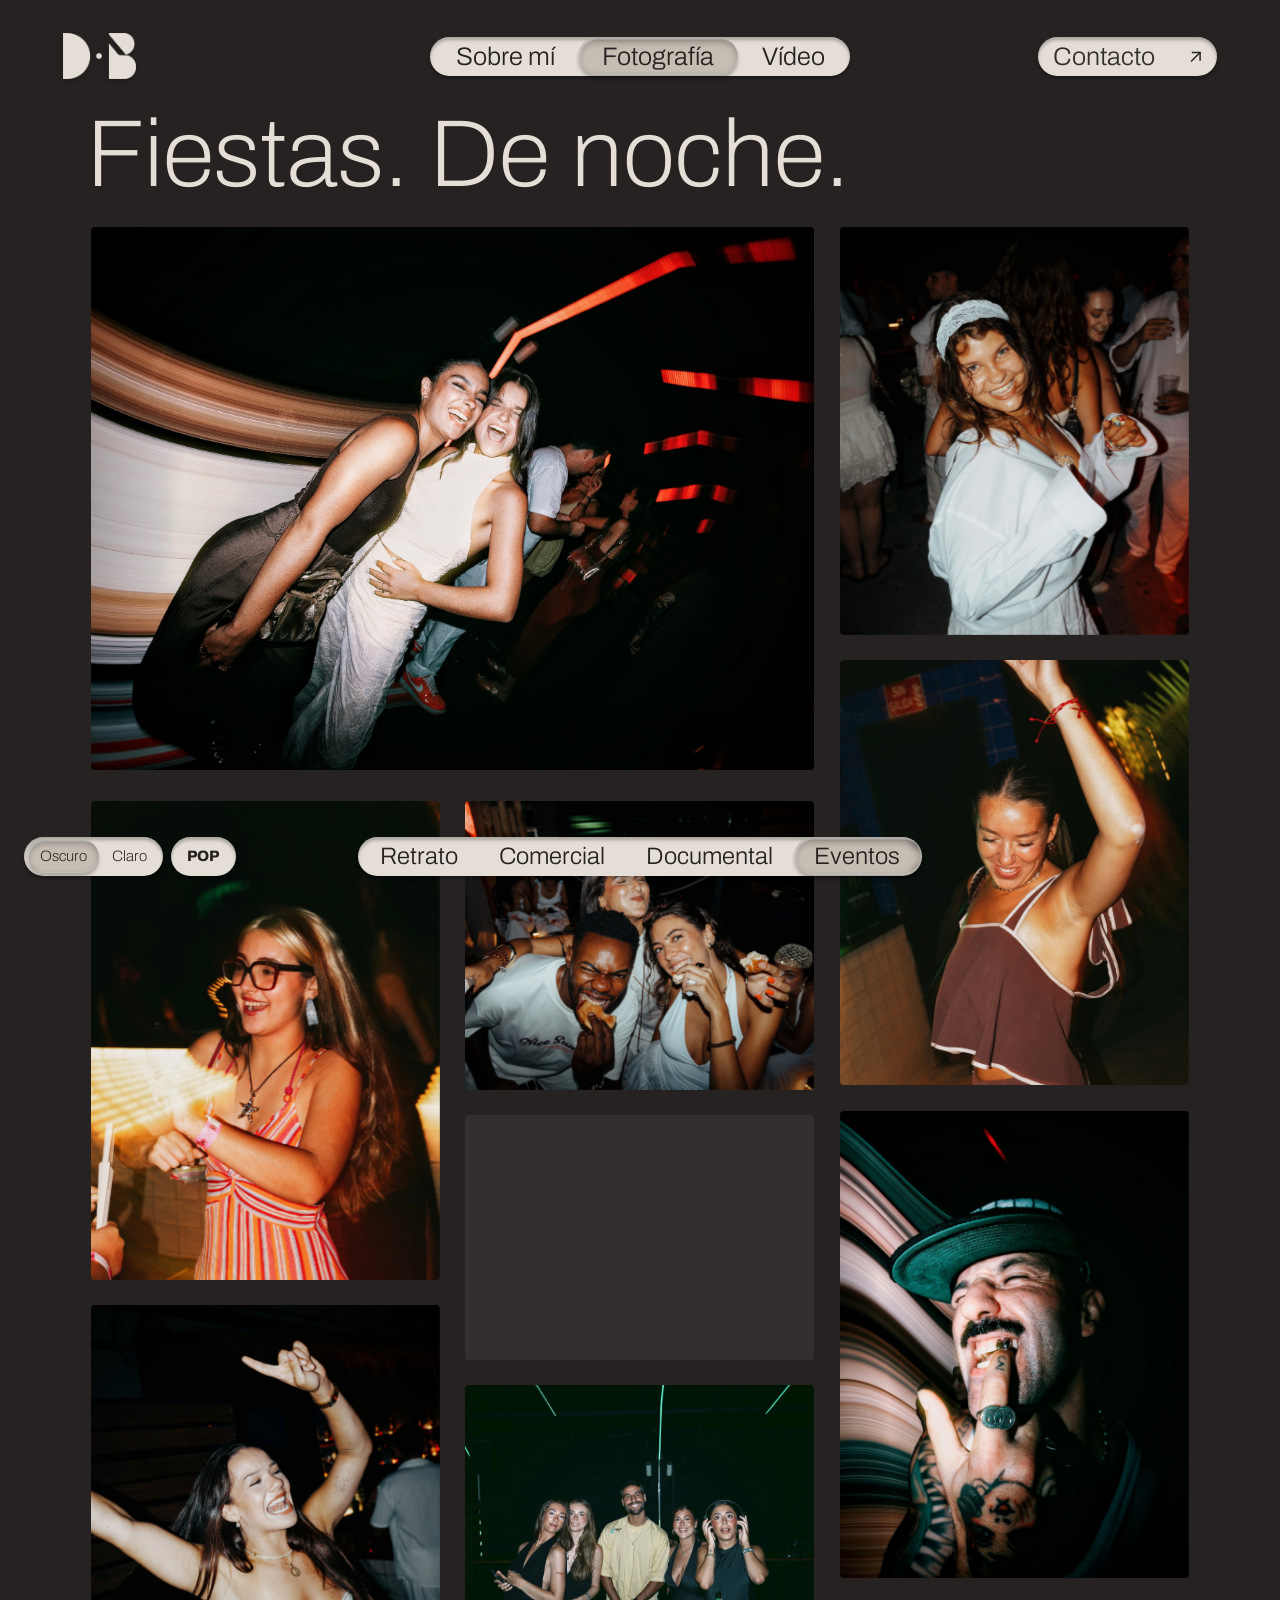
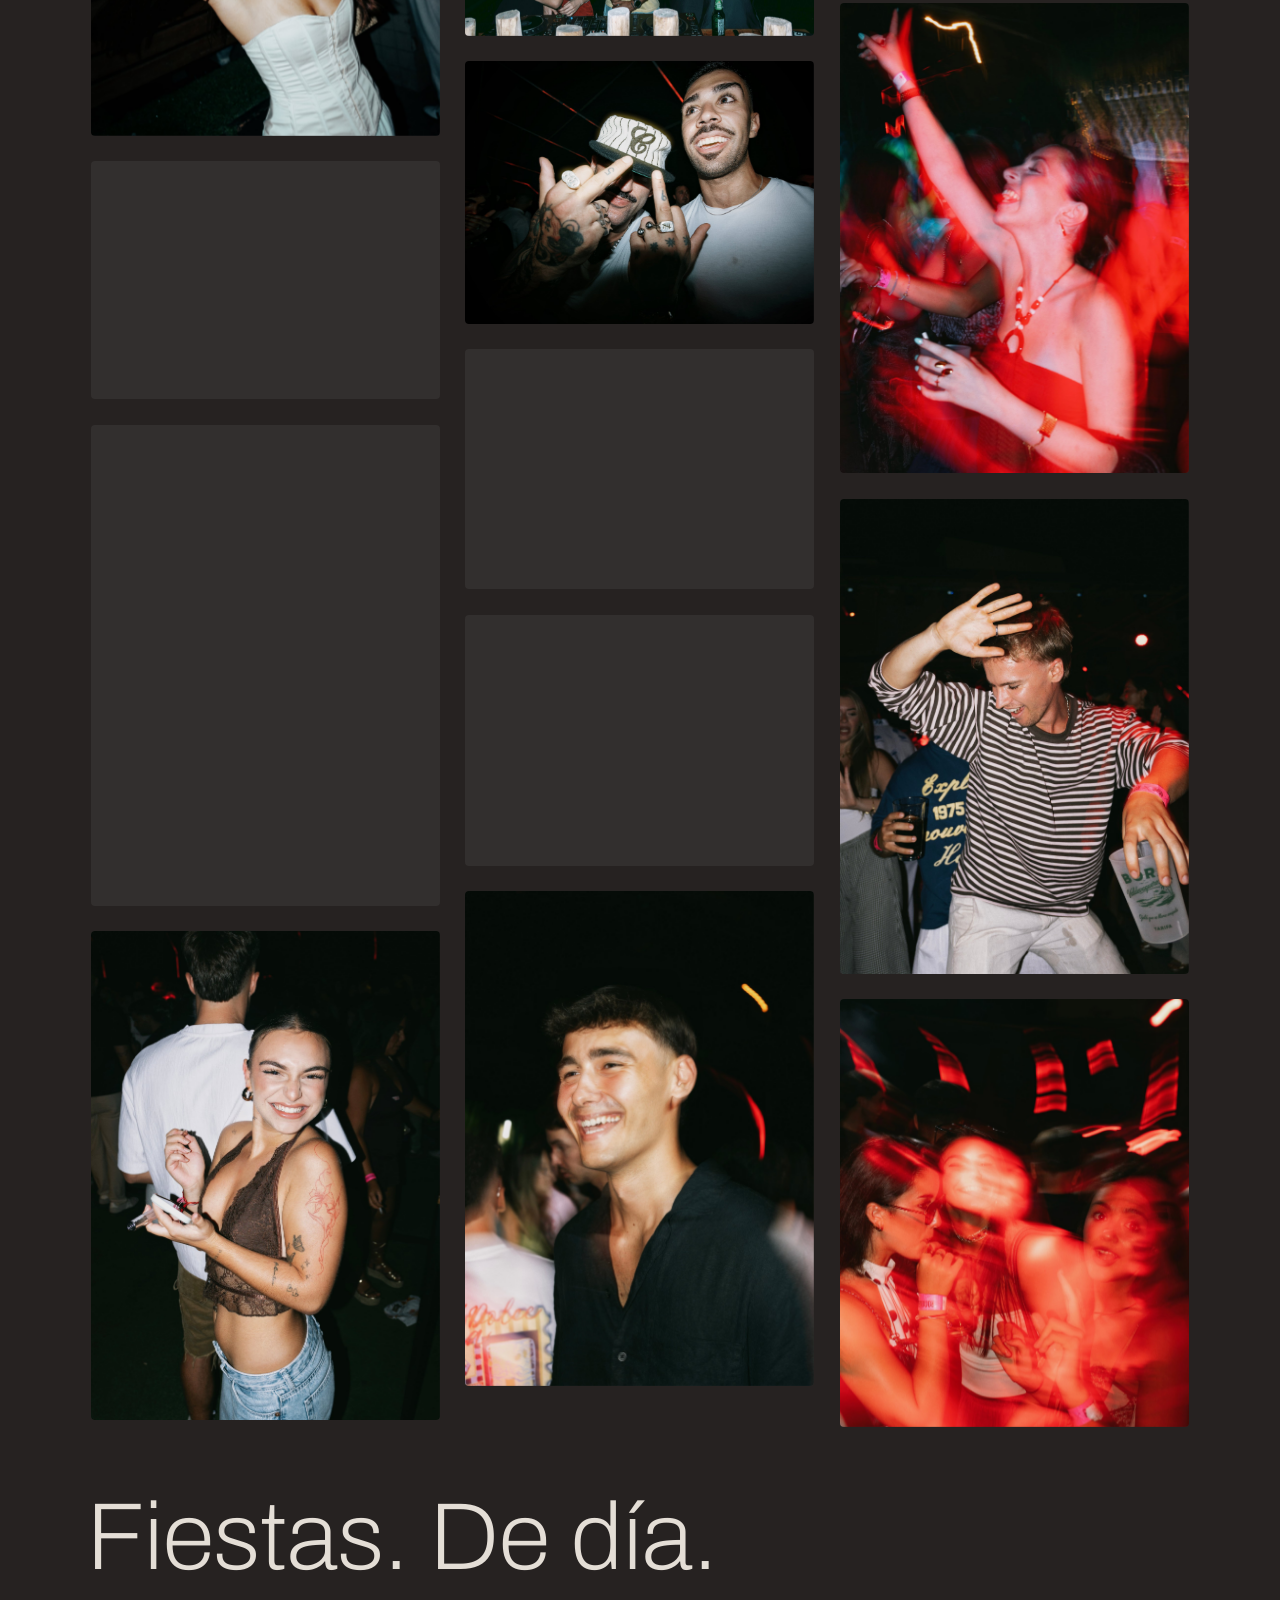
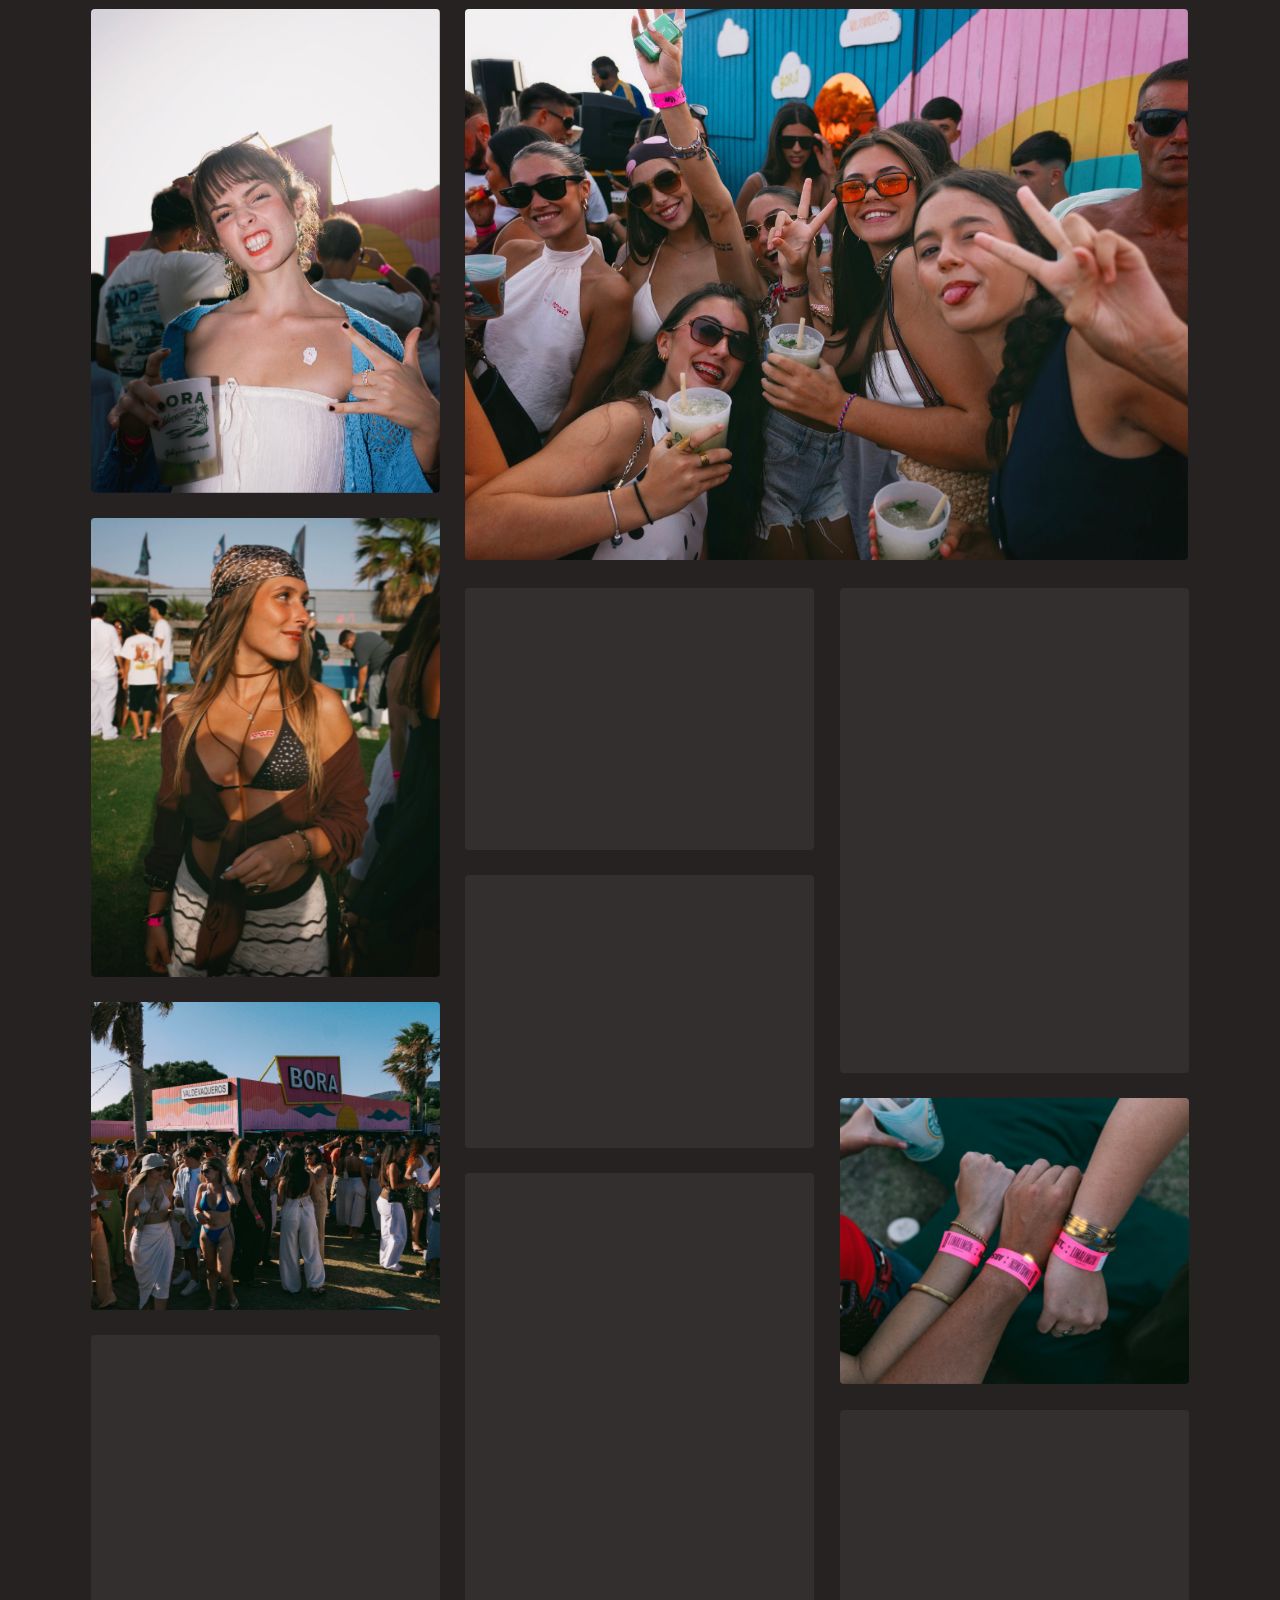
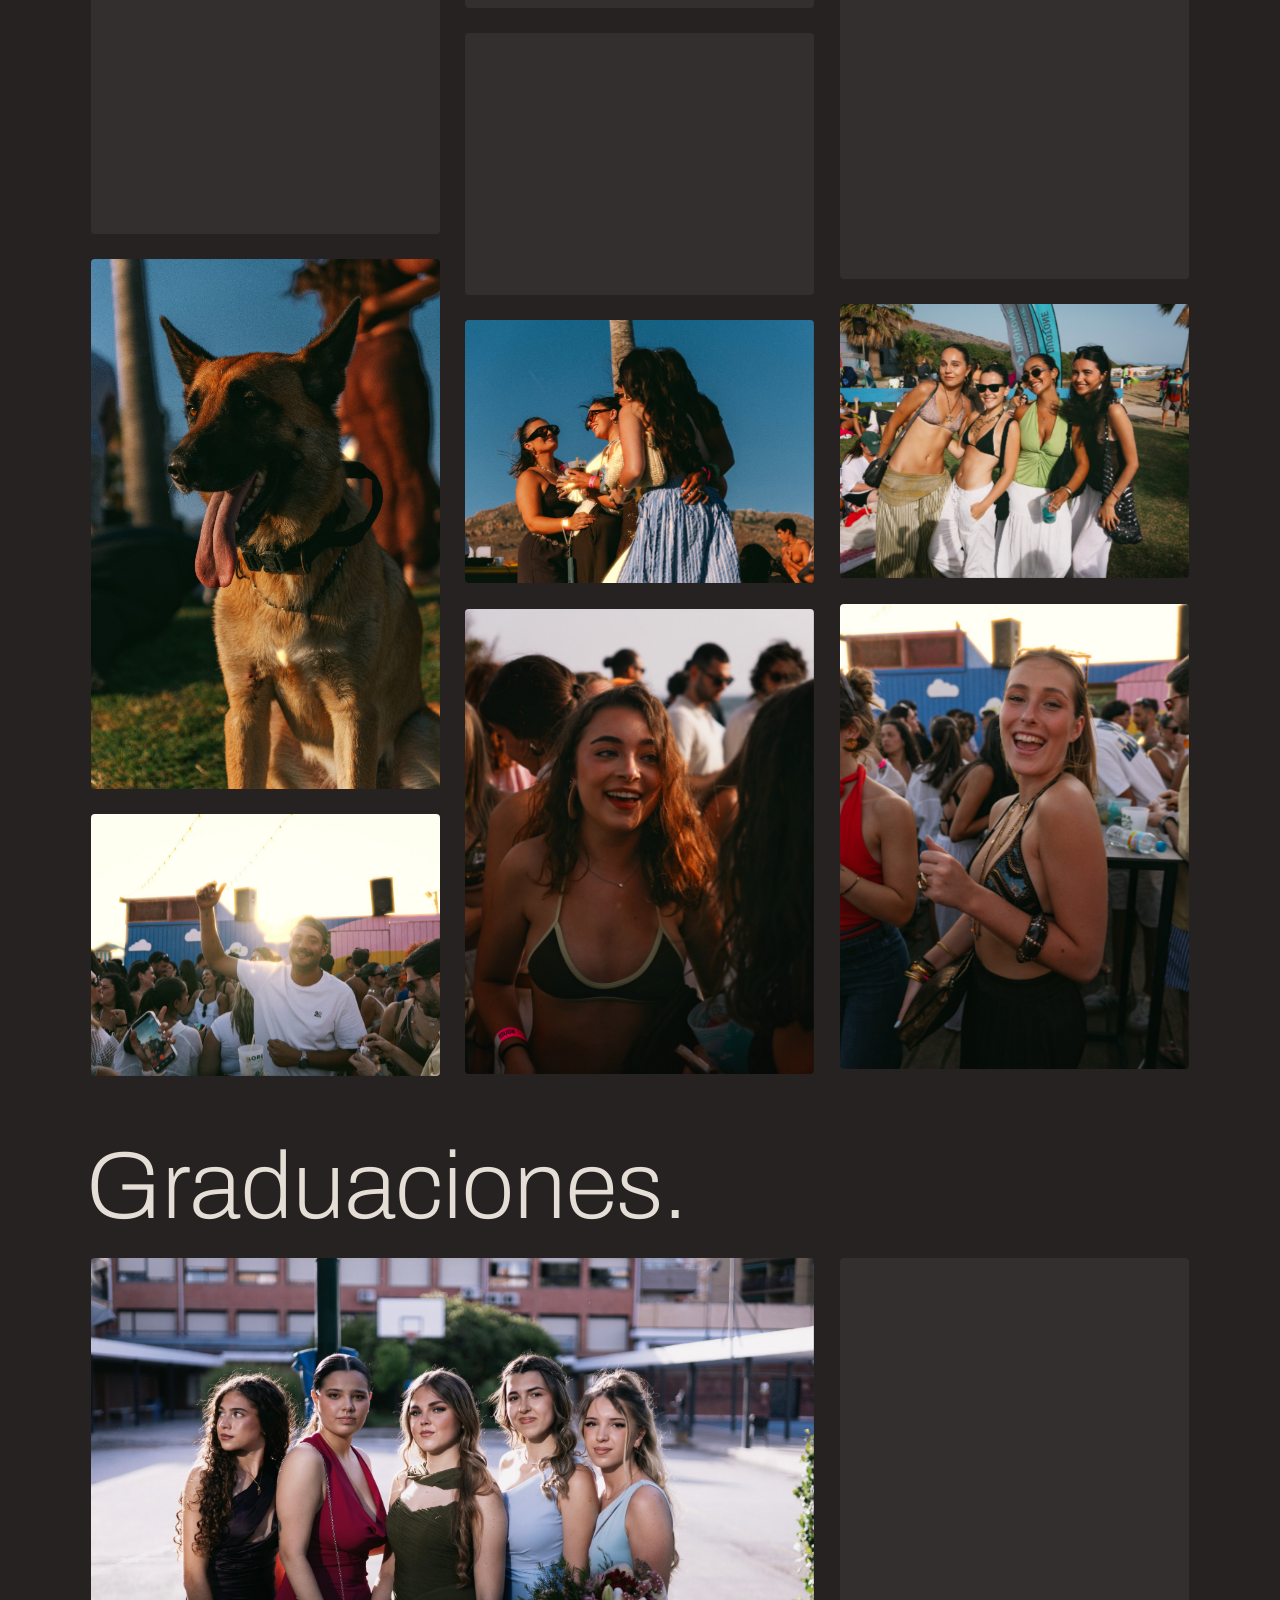
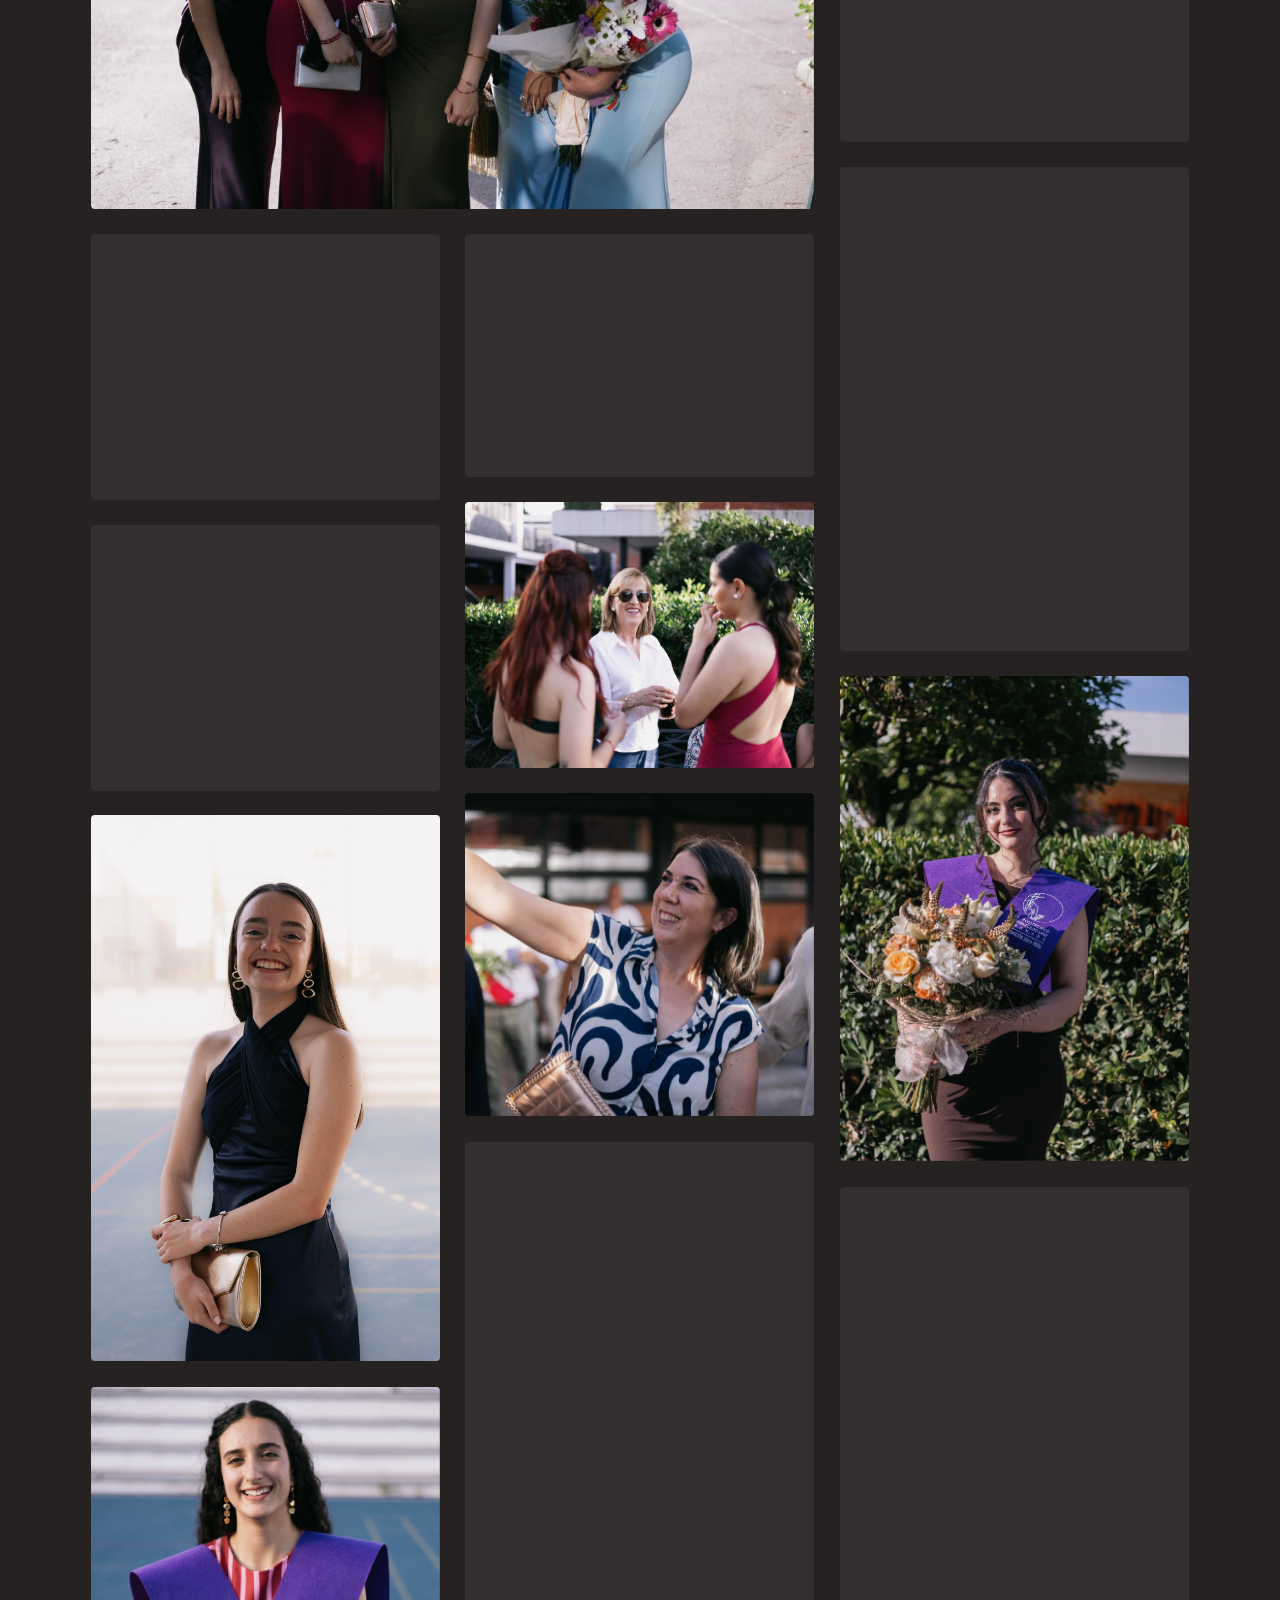
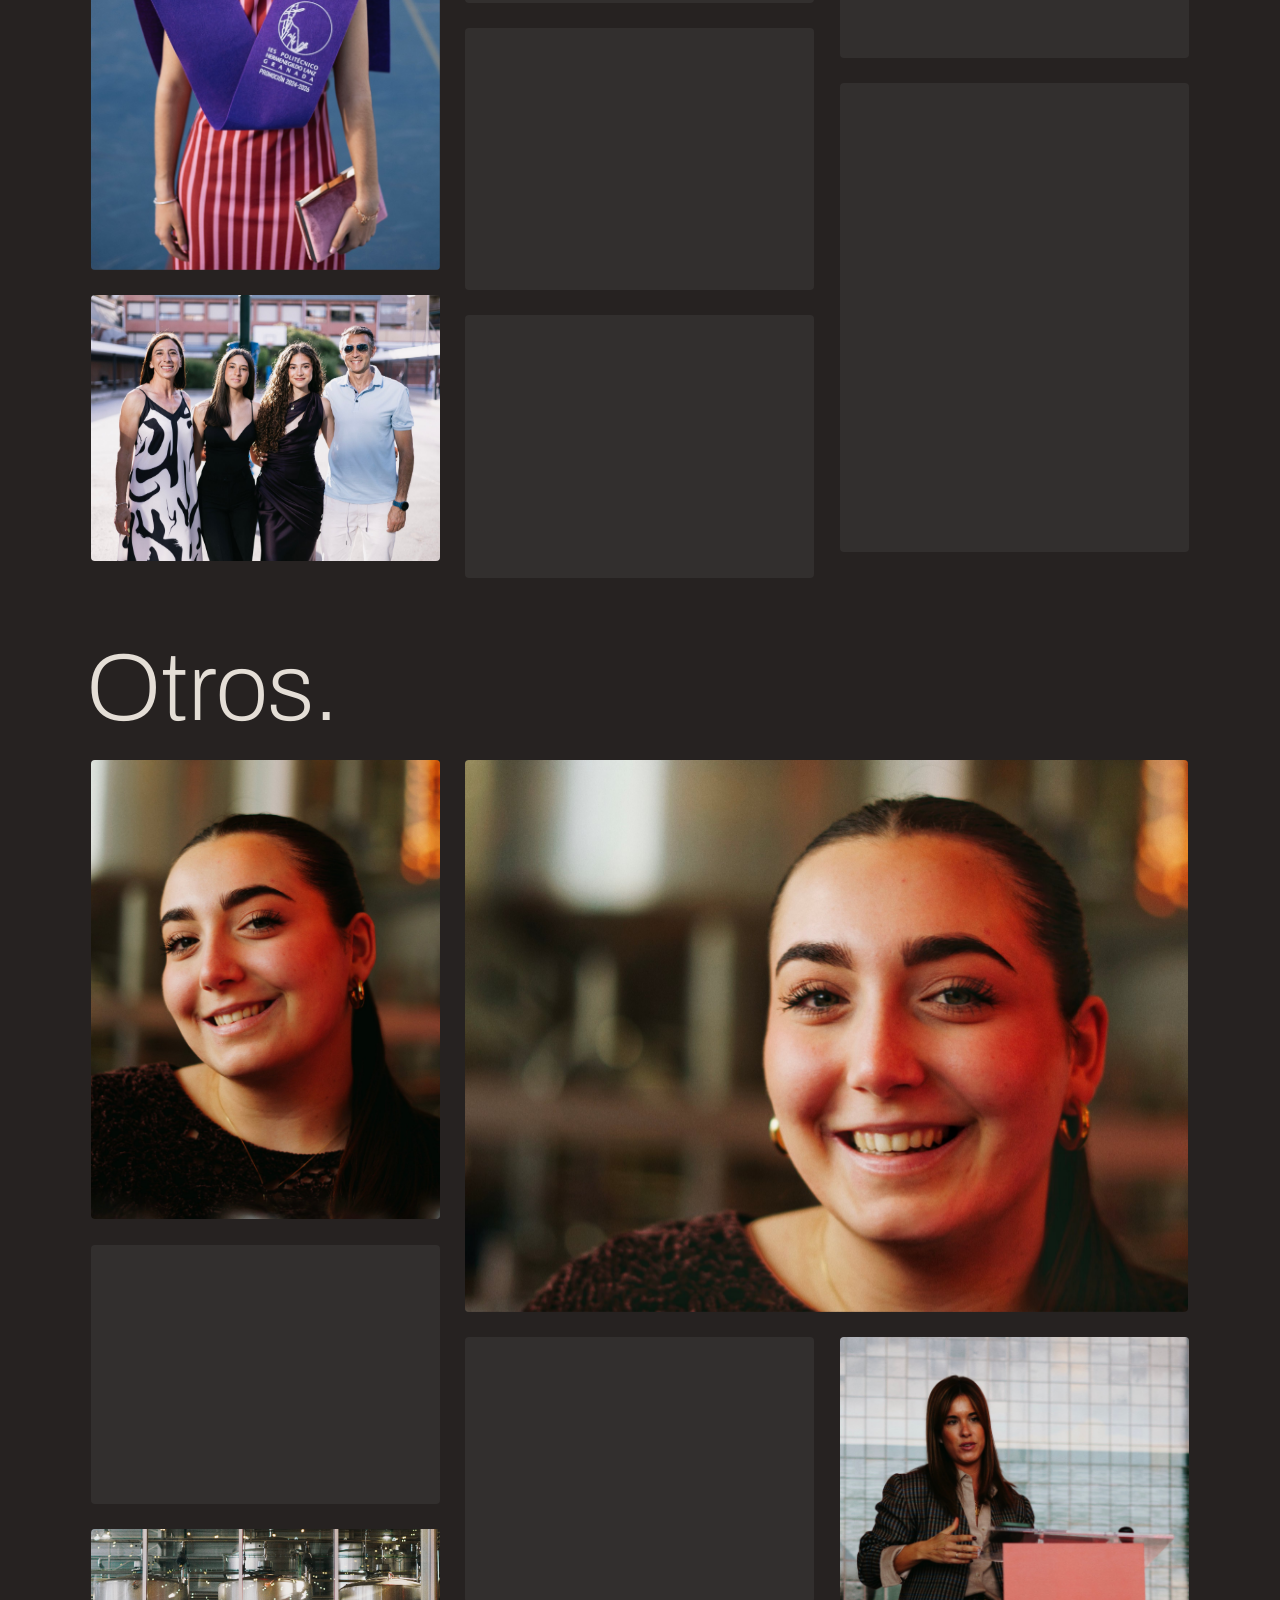
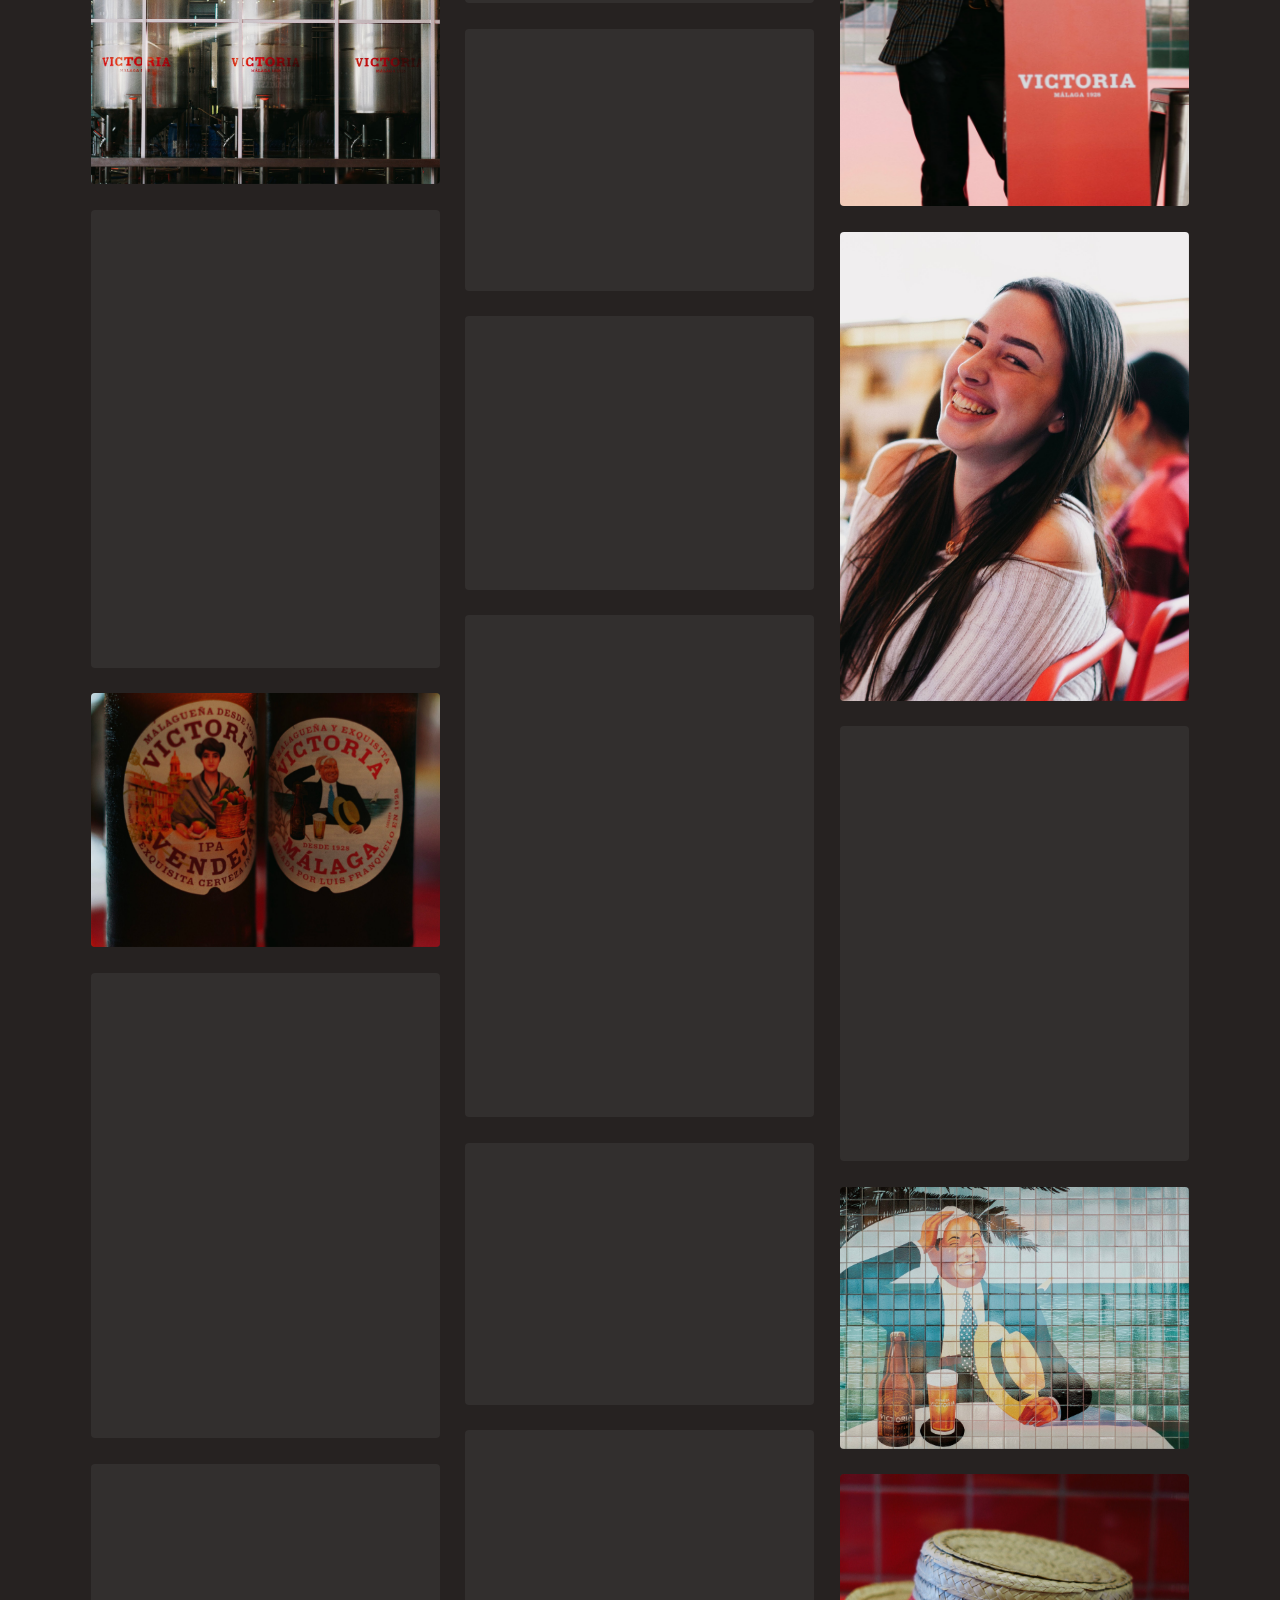
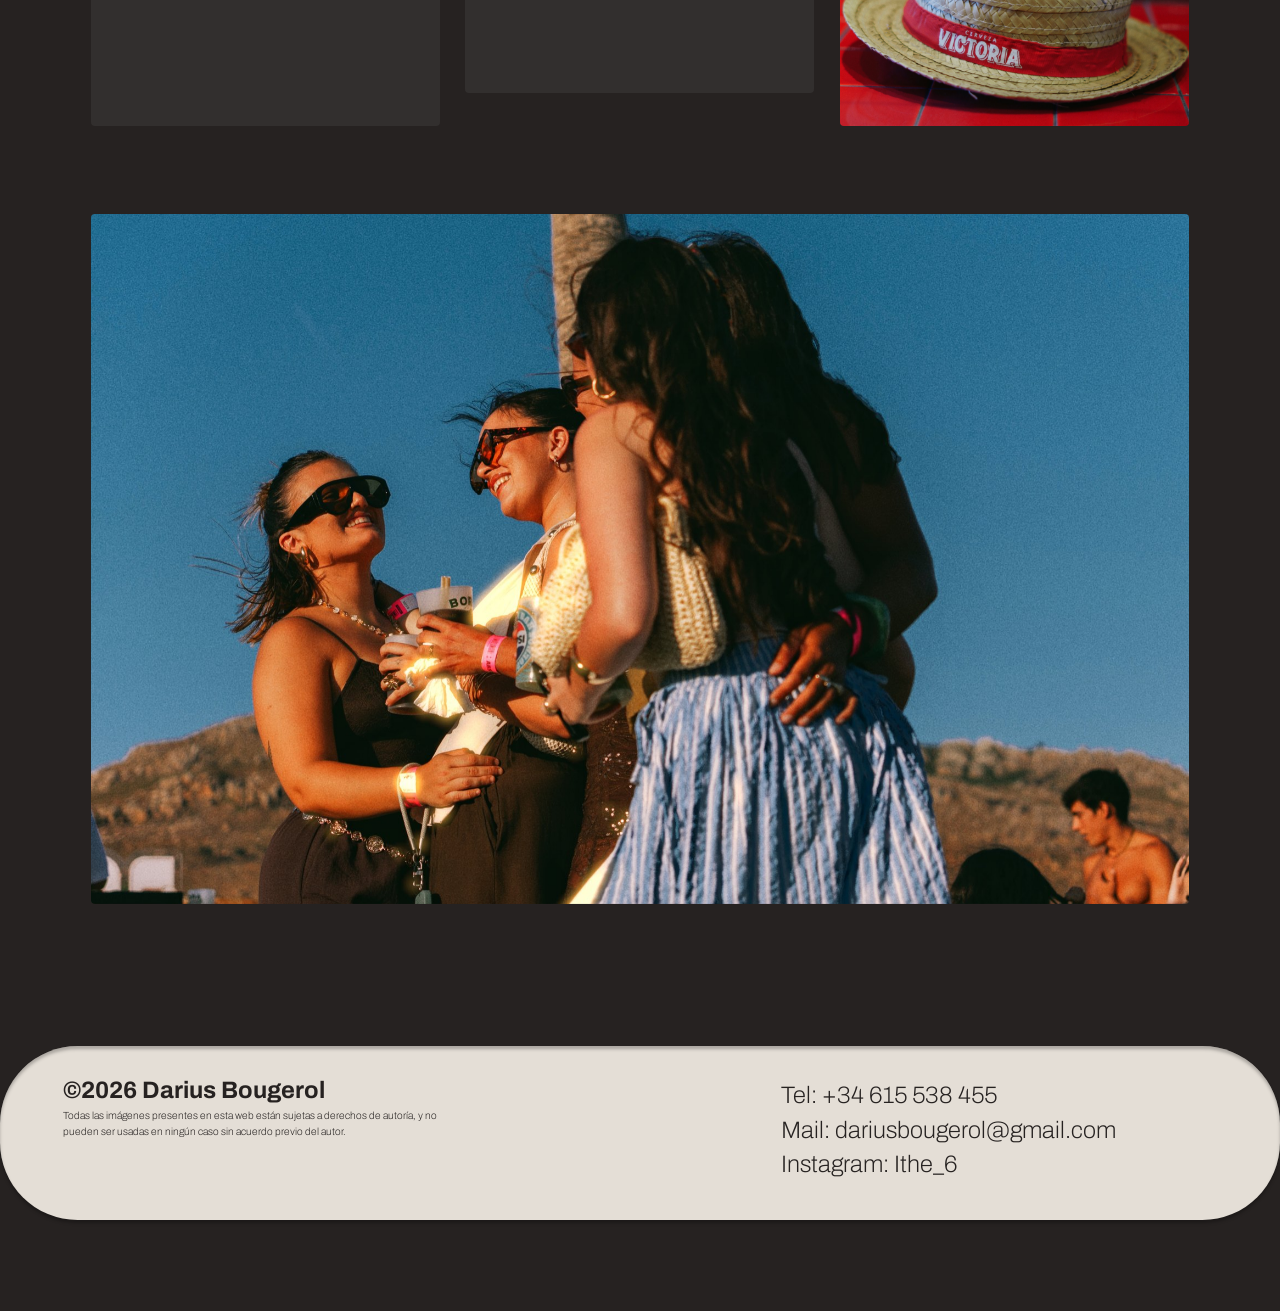
<file: eventos.html>
<!doctype html>
<html lang="es" data-page="eventos" data-theme="oscuro" data-nav="foto" class="is-loading">
<head>
<meta charset="utf-8">
<meta name="viewport" content="width=device-width, initial-scale=1, viewport-fit=cover">
<title>Eventos · Darius Bougerol</title>
<meta name="description" content="Fotografía de eventos: fiestas, graduaciones y más.">
<meta name="theme-color" content="#262221">
<link rel="stylesheet" href="css/main.css">
<script>
(function(){var d=document.documentElement;
try{var t=localStorage.getItem('db-theme');if(t==='claro'||t==='pop'||t==='oscuro')d.dataset.theme=t}catch(e){}
function v(){d.style.setProperty('--vw',d.clientWidth+'px')}v();addEventListener('resize',v);
if(!(window.matchMedia&&matchMedia('(prefers-reduced-motion: reduce)').matches)){}else{d.classList.add('reduce')}
setTimeout(function(){d.classList.remove('is-loading')},2500)})();
</script>
<noscript><style>.curtain{display:none}.rv{opacity:1!important;transform:none!important;filter:none!important}html.is-loading .curtain{display:none}</style></noscript>
</head>
<body class="pg-eventos">
<div class="bgs" aria-hidden="true"><i class="bg-o"></i><i class="bg-c"></i><i class="bg-p"></i></div>
<header class="hdr" id="hdr"><div class="cv">
<a class="logo" href="index.html" aria-label="Darius Bougerol · Inicio"><img class="lg-cream" src="assets/img/fc7e46a07f02.png" alt="D·B" width="643" height="406"><img class="lg-dark" src="assets/img/b65746082939.png" alt="" width="642" height="409"></a>
<nav class="nav pill" id="nav" aria-label="Principal"><i class="hl"></i><a href="sobre-mi.html" data-k="sobre">Sobre mí</a><a href="retrato.html" data-k="foto" aria-current="page">Fotografía</a><a href="video.html" data-k="video">Vídeo</a></nav>
<a class="contact pill" href="contacto.html" data-k="contacto"><i class="hl"></i><span class="lbl">Contacto</span><span class="arrow"><svg viewBox="0 0 24 24" aria-hidden="true"><path d="M7 17 17 7"/><path d="M8 7h9v9"/></svg></span></a>
</div></header>
<div class="topfade" aria-hidden="true"></div>
<main class="pg">
<section class="blk sec inset" data-sec="fiestas-noche" style="--inset:1.15rem">
<h2 class="hd top sp rv" id="fiestas-noche" style="--mt:1.67">Fiestas. De noche.</h2>
<div class="sp" style="--mt:0.6"><div class="gal has-hero" style="--cg:0.32;--rg:0.32">
<a class="ph hero" href="assets/img/422eec995008.jpg" data-set="fiestas-noche" data-i="0" data-y="0" data-c="0" data-w="1397" data-h="1048" aria-label="Fiestas. De noche." style="--ar:1.33333;--rad:0.05rem"><span class="pf rvp"><img src="assets/img/422eec995008.jpg" alt="Fiestas. De noche." width="1397" height="1048" decoding="async"></span></a>
<div class="col" data-col="0">
<a class="ph" href="assets/img/35ca364ae2c2.jpg" data-set="fiestas-noche" data-i="1" data-y="0" data-c="0" data-w="456" data-h="625" aria-label="Fiestas. De noche." style="--ar:0.72912;--rad:0.05rem"><span class="pf rvp"><img src="assets/img/35ca364ae2c2.jpg" alt="Fiestas. De noche." width="456" height="625" loading="lazy" decoding="async"></span></a>
<a class="ph" href="assets/img/8bfe48e4fe6e.jpg" data-set="fiestas-noche" data-i="2" data-y="636" data-c="0" data-w="456" data-h="563" aria-label="Fiestas. De noche." style="--ar:0.80941;--rad:0.05rem"><span class="pf rvp"><img src="assets/img/8bfe48e4fe6e.jpg" alt="Fiestas. De noche." width="456" height="563" loading="lazy" decoding="async"></span></a>
<a class="ph" href="assets/img/99335460b4b5.jpg" data-set="fiestas-noche" data-i="3" data-y="1213" data-c="0" data-w="456" data-h="311" aria-label="Fiestas. De noche." style="--ar:1.46527;--rad:0.05rem"><span class="pf rvp"><img src="assets/img/99335460b4b5.jpg" alt="Fiestas. De noche." width="456" height="311" loading="lazy" decoding="async"></span></a>
<a class="ph" href="assets/img/f1014c894db7.jpg" data-set="fiestas-noche" data-i="4" data-y="1546" data-c="0" data-w="456" data-h="628" aria-label="Fiestas. De noche." style="--ar:0.72564;--rad:0.05rem"><span class="pf rvp"><img src="assets/img/f1014c894db7.jpg" alt="Fiestas. De noche." width="456" height="628" loading="lazy" decoding="async"></span></a>
<a class="ph" href="assets/img/5ccbdf457051.jpg" data-set="fiestas-noche" data-i="5" data-y="2185" data-c="0" data-w="456" data-h="639" aria-label="Fiestas. De noche." style="--ar:0.71315;--rad:0.05rem"><span class="pf rvp"><img src="assets/img/5ccbdf457051.jpg" alt="Fiestas. De noche." width="456" height="639" loading="lazy" decoding="async"></span></a>
</div>
<div class="col" data-col="1">
<a class="ph" href="assets/img/8405aac54f36.jpg" data-set="fiestas-noche" data-i="6" data-y="0" data-c="1" data-w="456" data-h="377" aria-label="Fiestas. De noche." style="--ar:1.20875;--rad:0.05rem"><span class="pf rvp"><img src="assets/img/8405aac54f36.jpg" alt="Fiestas. De noche." width="456" height="377" loading="lazy" decoding="async"></span></a>
<a class="ph" href="assets/img/513d7ec72db7.jpg" data-set="fiestas-noche" data-i="7" data-y="397" data-c="1" data-w="455" data-h="319" aria-label="Fiestas. De noche." style="--ar:1.42633;--rad:0.05rem"><span class="pf rvp"><img src="assets/img/513d7ec72db7.jpg" alt="Fiestas. De noche." width="455" height="319" loading="lazy" decoding="async"></span></a>
<a class="ph" href="assets/img/f0c1bc232a0b.jpg" data-set="fiestas-noche" data-i="8" data-y="738" data-c="1" data-w="456" data-h="328" aria-label="Fiestas. De noche." style="--ar:1.39024;--rad:0.05rem"><span class="pf rvp"><img src="assets/img/f0c1bc232a0b.jpg" alt="Fiestas. De noche." width="456" height="328" loading="lazy" decoding="async"></span></a>
<a class="ph" href="assets/img/8e612bc6f8ae.jpg" data-set="fiestas-noche" data-i="9" data-y="1086" data-c="1" data-w="453" data-h="341" aria-label="Fiestas. De noche." style="--ar:1.32845;--rad:0.05rem"><span class="pf rvp"><img src="assets/img/8e612bc6f8ae.jpg" alt="Fiestas. De noche." width="453" height="341" loading="lazy" decoding="async"></span></a>
<a class="ph" href="assets/img/0260b043d95a.jpg" data-set="fiestas-noche" data-i="10" data-y="1450" data-c="1" data-w="453" data-h="312" aria-label="Fiestas. De noche." style="--ar:1.45192;--rad:0.05rem"><span class="pf rvp"><img src="assets/img/0260b043d95a.jpg" alt="Fiestas. De noche." width="453" height="312" loading="lazy" decoding="async"></span></a>
<a class="ph" href="assets/img/c2fed18b25fd.jpg" data-set="fiestas-noche" data-i="11" data-y="1786" data-c="1" data-w="443" data-h="318" aria-label="Fiestas. De noche." style="--ar:1.39308;--rad:0.05rem"><span class="pf rvp"><img src="assets/img/c2fed18b25fd.jpg" alt="Fiestas. De noche." width="443" height="318" loading="lazy" decoding="async"></span></a>
<a class="ph" href="assets/img/b1db2233ce7c.jpg" data-set="fiestas-noche" data-i="12" data-y="2134" data-c="1" data-w="443" data-h="628" aria-label="Fiestas. De noche." style="--ar:0.70541;--rad:0.05rem"><span class="pf rvp"><img src="assets/img/b1db2233ce7c.jpg" alt="Fiestas. De noche." width="443" height="628" loading="lazy" decoding="async"></span></a>
</div>
<div class="col" data-col="2">
<a class="ph" href="assets/img/5ca9bb7afed5.jpg" data-set="fiestas-noche" data-i="13" data-y="0" data-c="2" data-w="456" data-h="533" aria-label="Fiestas. De noche." style="--ar:0.85497;--rad:0.05rem"><span class="pf rvp"><img src="assets/img/5ca9bb7afed5.jpg" alt="Fiestas. De noche." width="456" height="533" loading="lazy" decoding="async"></span></a>
<a class="ph" href="assets/img/1632f87664a5.jpg" data-set="fiestas-noche" data-i="14" data-y="547" data-c="2" data-w="456" data-h="555" aria-label="Fiestas. De noche." style="--ar:0.82108;--rad:0.05rem"><span class="pf rvp"><img src="assets/img/1632f87664a5.jpg" alt="Fiestas. De noche." width="456" height="555" loading="lazy" decoding="async"></span></a>
<a class="ph" href="assets/img/b6f44e299693.jpg" data-set="fiestas-noche" data-i="15" data-y="1116" data-c="2" data-w="456" data-h="610" aria-label="Fiestas. De noche." style="--ar:0.74705;--rad:0.05rem"><span class="pf rvp"><img src="assets/img/b6f44e299693.jpg" alt="Fiestas. De noche." width="456" height="610" loading="lazy" decoding="async"></span></a>
<a class="ph" href="assets/img/bfa8c79500a4.jpg" data-set="fiestas-noche" data-i="16" data-y="1738" data-c="2" data-w="456" data-h="614" aria-label="Fiestas. De noche." style="--ar:0.74218;--rad:0.05rem"><span class="pf rvp"><img src="assets/img/bfa8c79500a4.jpg" alt="Fiestas. De noche." width="456" height="614" loading="lazy" decoding="async"></span></a>
<a class="ph" href="assets/img/6bc3398536fb.jpg" data-set="fiestas-noche" data-i="17" data-y="2364" data-c="2" data-w="456" data-h="620" aria-label="Fiestas. De noche." style="--ar:0.73500;--rad:0.05rem"><span class="pf rvp"><img src="assets/img/6bc3398536fb.jpg" alt="Fiestas. De noche." width="456" height="620" loading="lazy" decoding="async"></span></a>
<a class="ph" href="assets/img/34f898a2de48.jpg" data-set="fiestas-noche" data-i="18" data-y="2995" data-c="2" data-w="456" data-h="559" aria-label="Fiestas. De noche." style="--ar:0.81521;--rad:0.05rem"><span class="pf rvp"><img src="assets/img/34f898a2de48.jpg" alt="Fiestas. De noche." width="456" height="559" loading="lazy" decoding="async"></span></a>
</div>
</div></div>
</section>
<section class="blk sec inset" data-sec="fiestas-dia" style="--inset:1.15rem">
<h2 class="hd sp rv" id="fiestas-dia" style="--mt:1.11">Fiestas. De día.</h2>
<div class="sp" style="--mt:0.6"><div class="gal has-hero flip" style="--cg:0.32;--rg:0.32">
<a class="ph hero" href="assets/img/8510cab03949.jpg" data-set="fiestas-dia" data-i="0" data-y="0" data-c="0" data-w="1351" data-h="1030" aria-label="Fiestas. De día." style="--ar:1.31200;--rad:0.05rem"><span class="pf rvp"><img src="assets/img/8510cab03949.jpg" alt="Fiestas. De día." width="1351" height="1030" loading="lazy" decoding="async"></span></a>
<div class="col" data-col="0">
<a class="ph" href="assets/img/22b2e2ce5ab8.jpg" data-set="fiestas-dia" data-i="1" data-y="0" data-c="0" data-w="440" data-h="610" aria-label="Fiestas. De día." style="--ar:0.72180;--rad:0.05rem"><span class="pf rvp"><img src="assets/img/22b2e2ce5ab8.jpg" alt="Fiestas. De día." width="440" height="610" loading="lazy" decoding="async"></span></a>
<a class="ph" href="assets/img/c47ce0b6d650.jpg" data-set="fiestas-dia" data-i="2" data-y="643" data-c="0" data-w="440" data-h="579" aria-label="Fiestas. De día." style="--ar:0.76045;--rad:0.05rem"><span class="pf rvp"><img src="assets/img/c47ce0b6d650.jpg" alt="Fiestas. De día." width="440" height="579" loading="lazy" decoding="async"></span></a>
<a class="ph" href="assets/img/8c5aca5d5015.jpg" data-set="fiestas-dia" data-i="3" data-y="1254" data-c="0" data-w="440" data-h="388" aria-label="Fiestas. De día." style="--ar:1.13479;--rad:0.05rem"><span class="pf rvp"><img src="assets/img/8c5aca5d5015.jpg" alt="Fiestas. De día." width="440" height="388" loading="lazy" decoding="async"></span></a>
<a class="ph" href="assets/img/a36617e96ddd.jpg" data-set="fiestas-dia" data-i="4" data-y="1674" data-c="0" data-w="440" data-h="629" aria-label="Fiestas. De día." style="--ar:0.70000;--rad:0.05rem"><span class="pf rvp"><img src="assets/img/a36617e96ddd.jpg" alt="Fiestas. De día." width="440" height="629" loading="lazy" decoding="async"></span></a>
<a class="ph" href="assets/img/62f81434e08d.jpg" data-set="fiestas-dia" data-i="5" data-y="2336" data-c="0" data-w="440" data-h="668" aria-label="Fiestas. De día." style="--ar:0.65913;--rad:0.05rem"><span class="pf rvp"><img src="assets/img/62f81434e08d.jpg" alt="Fiestas. De día." width="440" height="668" loading="lazy" decoding="async"></span></a>
<a class="ph" href="assets/img/b18a92c7a6c0.jpg" data-set="fiestas-dia" data-i="6" data-y="3036" data-c="0" data-w="440" data-h="330" aria-label="Fiestas. De día." style="--ar:1.33424;--rad:0.05rem"><span class="pf rvp"><img src="assets/img/b18a92c7a6c0.jpg" alt="Fiestas. De día." width="440" height="330" loading="lazy" decoding="async"></span></a>
</div>
<div class="col" data-col="1">
<a class="ph" href="assets/img/2a94711c62e5.jpg" data-set="fiestas-dia" data-i="7" data-y="0" data-c="1" data-w="440" data-h="330" aria-label="Fiestas. De día." style="--ar:1.33424;--rad:0.05rem"><span class="pf rvp"><img src="assets/img/2a94711c62e5.jpg" alt="Fiestas. De día." width="440" height="330" loading="lazy" decoding="async"></span></a>
<a class="ph" href="assets/img/368d59b46183.jpg" data-set="fiestas-dia" data-i="8" data-y="362" data-c="1" data-w="440" data-h="344" aria-label="Fiestas. De día." style="--ar:1.27994;--rad:0.05rem"><span class="pf rvp"><img src="assets/img/368d59b46183.jpg" alt="Fiestas. De día." width="440" height="344" loading="lazy" decoding="async"></span></a>
<a class="ph" href="assets/img/cb2bd971fe10.jpg" data-set="fiestas-dia" data-i="9" data-y="739" data-c="1" data-w="440" data-h="549" aria-label="Fiestas. De día." style="--ar:0.80200;--rad:0.05rem"><span class="pf rvp"><img src="assets/img/cb2bd971fe10.jpg" alt="Fiestas. De día." width="440" height="549" loading="lazy" decoding="async"></span></a>
<a class="ph" href="assets/img/b53cc9212b03.jpg" data-set="fiestas-dia" data-i="10" data-y="1320" data-c="1" data-w="440" data-h="330" aria-label="Fiestas. De día." style="--ar:1.33424;--rad:0.05rem"><span class="pf rvp"><img src="assets/img/b53cc9212b03.jpg" alt="Fiestas. De día." width="440" height="330" loading="lazy" decoding="async"></span></a>
<a class="ph" href="assets/img/0c56034cce73.jpg" data-set="fiestas-dia" data-i="11" data-y="1682" data-c="1" data-w="440" data-h="332" aria-label="Fiestas. De día." style="--ar:1.32620;--rad:0.05rem"><span class="pf rvp"><img src="assets/img/0c56034cce73.jpg" alt="Fiestas. De día." width="440" height="332" loading="lazy" decoding="async"></span></a>
<a class="ph" href="assets/img/fd0e4bb636a3.jpg" data-set="fiestas-dia" data-i="12" data-y="2047" data-c="1" data-w="440" data-h="587" aria-label="Fiestas. De día." style="--ar:0.75009;--rad:0.05rem"><span class="pf rvp"><img src="assets/img/fd0e4bb636a3.jpg" alt="Fiestas. De día." width="440" height="587" loading="lazy" decoding="async"></span></a>
</div>
<div class="col" data-col="2">
<a class="ph" href="assets/img/e4b95a1df206.jpg" data-set="fiestas-dia" data-i="13" data-y="0" data-c="2" data-w="440" data-h="612" aria-label="Fiestas. De día." style="--ar:0.71944;--rad:0.05rem"><span class="pf rvp"><img src="assets/img/e4b95a1df206.jpg" alt="Fiestas. De día." width="440" height="612" loading="lazy" decoding="async"></span></a>
<a class="ph" href="assets/img/0fa7a0366bc4.jpg" data-set="fiestas-dia" data-i="14" data-y="645" data-c="2" data-w="440" data-h="361" aria-label="Fiestas. De día." style="--ar:1.21967;--rad:0.05rem"><span class="pf rvp"><img src="assets/img/0fa7a0366bc4.jpg" alt="Fiestas. De día." width="440" height="361" loading="lazy" decoding="async"></span></a>
<a class="ph" href="assets/img/10de9c1a2a0a.jpg" data-set="fiestas-dia" data-i="15" data-y="1038" data-c="2" data-w="440" data-h="592" aria-label="Fiestas. De día." style="--ar:0.74375;--rad:0.05rem"><span class="pf rvp"><img src="assets/img/10de9c1a2a0a.jpg" alt="Fiestas. De día." width="440" height="592" loading="lazy" decoding="async"></span></a>
<a class="ph" href="assets/img/fa5cfd101bef.jpg" data-set="fiestas-dia" data-i="16" data-y="1662" data-c="2" data-w="440" data-h="346" aria-label="Fiestas. De día." style="--ar:1.27254;--rad:0.05rem"><span class="pf rvp"><img src="assets/img/fa5cfd101bef.jpg" alt="Fiestas. De día." width="440" height="346" loading="lazy" decoding="async"></span></a>
<a class="ph" href="assets/img/115535fe4b51.jpg" data-set="fiestas-dia" data-i="17" data-y="2041" data-c="2" data-w="440" data-h="587" aria-label="Fiestas. De día." style="--ar:0.75009;--rad:0.05rem"><span class="pf rvp"><img src="assets/img/115535fe4b51.jpg" alt="Fiestas. De día." width="440" height="587" loading="lazy" decoding="async"></span></a>
</div>
</div></div>
</section>
<section class="blk sec inset" data-sec="graduaciones" style="--inset:1.15rem">
<h2 class="hd sp rv" id="graduaciones" style="--mt:1.11">Graduaciones.</h2>
<div class="sp" style="--mt:0.6"><div class="gal has-hero" style="--cg:0.32;--rg:0.32">
<a class="ph hero" href="assets/img/48296cafa110.jpg" data-set="graduaciones" data-i="0" data-y="0" data-c="0" data-w="1385" data-h="1054" aria-label="Graduaciones." style="--ar:1.31404;--rad:0.05rem"><span class="pf rvp"><img src="assets/img/48296cafa110.jpg" alt="Graduaciones." width="1385" height="1054" loading="lazy" decoding="async"></span></a>
<div class="col" data-col="0">
<a class="ph" href="assets/img/21f6633db8fa.jpg" data-set="graduaciones" data-i="1" data-y="0" data-c="0" data-w="440" data-h="335" aria-label="Graduaciones." style="--ar:1.31433;--rad:0.05rem"><span class="pf rvp"><img src="assets/img/21f6633db8fa.jpg" alt="Graduaciones." width="440" height="335" loading="lazy" decoding="async"></span></a>
<a class="ph" href="assets/img/8386e92a54ca.jpg" data-set="graduaciones" data-i="2" data-y="367" data-c="0" data-w="440" data-h="335" aria-label="Graduaciones." style="--ar:1.31433;--rad:0.05rem"><span class="pf rvp"><img src="assets/img/8386e92a54ca.jpg" alt="Graduaciones." width="440" height="335" loading="lazy" decoding="async"></span></a>
<a class="ph" href="assets/img/92329d7dec9d.jpg" data-set="graduaciones" data-i="3" data-y="735" data-c="0" data-w="440" data-h="689" aria-label="Graduaciones." style="--ar:0.63904;--rad:0.05rem"><span class="pf rvp"><img src="assets/img/92329d7dec9d.jpg" alt="Graduaciones." width="440" height="689" loading="lazy" decoding="async"></span></a>
<a class="ph" href="assets/img/bc131a5b2acc.jpg" data-set="graduaciones" data-i="4" data-y="1456" data-c="0" data-w="440" data-h="609" aria-label="Graduaciones." style="--ar:0.72299;--rad:0.05rem"><span class="pf rvp"><img src="assets/img/bc131a5b2acc.jpg" alt="Graduaciones." width="440" height="609" loading="lazy" decoding="async"></span></a>
<a class="ph" href="assets/img/a65723e55854.jpg" data-set="graduaciones" data-i="5" data-y="2098" data-c="0" data-w="440" data-h="335" aria-label="Graduaciones." style="--ar:1.31433;--rad:0.05rem"><span class="pf rvp"><img src="assets/img/a65723e55854.jpg" alt="Graduaciones." width="440" height="335" loading="lazy" decoding="async"></span></a>
</div>
<div class="col" data-col="1">
<a class="ph" href="assets/img/0b5600ccc4a4.jpg" data-set="graduaciones" data-i="6" data-y="0" data-c="1" data-w="440" data-h="307" aria-label="Graduaciones." style="--ar:1.43420;--rad:0.05rem"><span class="pf rvp"><img src="assets/img/0b5600ccc4a4.jpg" alt="Graduaciones." width="440" height="307" loading="lazy" decoding="async"></span></a>
<a class="ph" href="assets/img/8bb40d97d4e3.jpg" data-set="graduaciones" data-i="7" data-y="339" data-c="1" data-w="440" data-h="335" aria-label="Graduaciones." style="--ar:1.31433;--rad:0.05rem"><span class="pf rvp"><img src="assets/img/8bb40d97d4e3.jpg" alt="Graduaciones." width="440" height="335" loading="lazy" decoding="async"></span></a>
<a class="ph" href="assets/img/5bdb73679da0.jpg" data-set="graduaciones" data-i="8" data-y="707" data-c="1" data-w="440" data-h="408" aria-label="Graduaciones." style="--ar:1.07917;--rad:0.05rem"><span class="pf rvp"><img src="assets/img/5bdb73679da0.jpg" alt="Graduaciones." width="440" height="408" loading="lazy" decoding="async"></span></a>
<a class="ph" href="assets/img/73fdd785631b.jpg" data-set="graduaciones" data-i="9" data-y="1147" data-c="1" data-w="440" data-h="581" aria-label="Graduaciones." style="--ar:0.75783;--rad:0.05rem"><span class="pf rvp"><img src="assets/img/73fdd785631b.jpg" alt="Graduaciones." width="440" height="581" loading="lazy" decoding="async"></span></a>
<a class="ph" href="assets/img/65814abf1ce2.jpg" data-set="graduaciones" data-i="10" data-y="1760" data-c="1" data-w="440" data-h="330" aria-label="Graduaciones." style="--ar:1.33424;--rad:0.05rem"><span class="pf rvp"><img src="assets/img/65814abf1ce2.jpg" alt="Graduaciones." width="440" height="330" loading="lazy" decoding="async"></span></a>
<a class="ph" href="assets/img/30607835ba80.jpg" data-set="graduaciones" data-i="11" data-y="2123" data-c="1" data-w="440" data-h="332" aria-label="Graduaciones." style="--ar:1.32620;--rad:0.05rem"><span class="pf rvp"><img src="assets/img/30607835ba80.jpg" alt="Graduaciones." width="440" height="332" loading="lazy" decoding="async"></span></a>
</div>
<div class="col" data-col="2">
<a class="ph" href="assets/img/d011f14f0900.jpg" data-set="graduaciones" data-i="12" data-y="0" data-c="2" data-w="440" data-h="610" aria-label="Graduaciones." style="--ar:0.72180;--rad:0.05rem"><span class="pf rvp"><img src="assets/img/d011f14f0900.jpg" alt="Graduaciones." width="440" height="610" loading="lazy" decoding="async"></span></a>
<a class="ph" href="assets/img/cccb64435a1b.jpg" data-set="graduaciones" data-i="13" data-y="643" data-c="2" data-w="440" data-h="611" aria-label="Graduaciones." style="--ar:0.72062;--rad:0.05rem"><span class="pf rvp"><img src="assets/img/cccb64435a1b.jpg" alt="Graduaciones." width="440" height="611" loading="lazy" decoding="async"></span></a>
<a class="ph" href="assets/img/19cfb98bff26.jpg" data-set="graduaciones" data-i="14" data-y="1286" data-c="2" data-w="440" data-h="612" aria-label="Graduaciones." style="--ar:0.71944;--rad:0.05rem"><span class="pf rvp"><img src="assets/img/19cfb98bff26.jpg" alt="Graduaciones." width="440" height="612" loading="lazy" decoding="async"></span></a>
<a class="ph" href="assets/img/0d33e483e0a8.jpg" data-set="graduaciones" data-i="15" data-y="1931" data-c="2" data-w="440" data-h="594" aria-label="Graduaciones." style="--ar:0.74125;--rad:0.05rem"><span class="pf rvp"><img src="assets/img/0d33e483e0a8.jpg" alt="Graduaciones." width="440" height="594" loading="lazy" decoding="async"></span></a>
<a class="ph" href="assets/img/ffe1307019c3.jpg" data-set="graduaciones" data-i="16" data-y="2557" data-c="2" data-w="440" data-h="592" aria-label="Graduaciones." style="--ar:0.74375;--rad:0.05rem"><span class="pf rvp"><img src="assets/img/ffe1307019c3.jpg" alt="Graduaciones." width="440" height="592" loading="lazy" decoding="async"></span></a>
</div>
</div></div>
</section>
<section class="blk sec inset" data-sec="otros" style="--inset:1.15rem">
<h2 class="hd sp rv" id="otros" style="--mt:1.11">Otros.</h2>
<div class="sp" style="--mt:0.6"><div class="gal has-hero flip" style="--cg:0.32;--rg:0.32">
<a class="ph hero" href="assets/img/6378b65a92a4.jpg" data-set="otros" data-i="0" data-y="0" data-c="0" data-w="1385" data-h="1056" aria-label="Otros." style="--ar:1.31155;--rad:0.05rem"><span class="pf rvp"><img src="assets/img/6378b65a92a4.jpg" alt="Otros." width="1385" height="1056" loading="lazy" decoding="async"></span></a>
<div class="col" data-col="0">
<a class="ph" href="assets/img/ff6ea721adc4.jpg" data-set="otros" data-i="1" data-y="0" data-c="0" data-w="440" data-h="579" aria-label="Otros." style="--ar:0.76045;--rad:0.05rem"><span class="pf rvp"><img src="assets/img/ff6ea721adc4.jpg" alt="Otros." width="440" height="579" loading="lazy" decoding="async"></span></a>
<a class="ph" href="assets/img/f3334d43a98c.jpg" data-set="otros" data-i="2" data-y="611" data-c="0" data-w="440" data-h="327" aria-label="Otros." style="--ar:1.34648;--rad:0.05rem"><span class="pf rvp"><img src="assets/img/f3334d43a98c.jpg" alt="Otros." width="440" height="327" loading="lazy" decoding="async"></span></a>
<a class="ph" href="assets/img/a97d38af6930.jpg" data-set="otros" data-i="3" data-y="971" data-c="0" data-w="440" data-h="322" aria-label="Otros." style="--ar:1.36739;--rad:0.05rem"><span class="pf rvp"><img src="assets/img/a97d38af6930.jpg" alt="Otros." width="440" height="322" loading="lazy" decoding="async"></span></a>
<a class="ph" href="assets/img/7206c9fd6660.jpg" data-set="otros" data-i="4" data-y="1325" data-c="0" data-w="440" data-h="578" aria-label="Otros." style="--ar:0.76176;--rad:0.05rem"><span class="pf rvp"><img src="assets/img/7206c9fd6660.jpg" alt="Otros." width="440" height="578" loading="lazy" decoding="async"></span></a>
<a class="ph" href="assets/img/f2161ba97e76.jpg" data-set="otros" data-i="5" data-y="1936" data-c="0" data-w="440" data-h="321" aria-label="Otros." style="--ar:1.37165;--rad:0.05rem"><span class="pf rvp"><img src="assets/img/f2161ba97e76.jpg" alt="Otros." width="440" height="321" loading="lazy" decoding="async"></span></a>
<a class="ph" href="assets/img/92a687fcf43a.jpg" data-set="otros" data-i="6" data-y="2289" data-c="0" data-w="440" data-h="587" aria-label="Otros." style="--ar:0.75009;--rad:0.05rem"><span class="pf rvp"><img src="assets/img/92a687fcf43a.jpg" alt="Otros." width="440" height="587" loading="lazy" decoding="async"></span></a>
<a class="ph" href="assets/img/4adc22ca5417.jpg" data-set="otros" data-i="7" data-y="2908" data-c="0" data-w="440" data-h="330" aria-label="Otros." style="--ar:1.33424;--rad:0.05rem"><span class="pf rvp"><img src="assets/img/4adc22ca5417.jpg" alt="Otros." width="440" height="330" loading="lazy" decoding="async"></span></a>
</div>
<div class="col" data-col="1">
<a class="ph" href="assets/img/5b6ebbc0b64f.jpg" data-set="otros" data-i="8" data-y="0" data-c="1" data-w="440" data-h="336" aria-label="Otros." style="--ar:1.31042;--rad:0.05rem"><span class="pf rvp"><img src="assets/img/5b6ebbc0b64f.jpg" alt="Otros." width="440" height="336" loading="lazy" decoding="async"></span></a>
<a class="ph" href="assets/img/a04642123b73.jpg" data-set="otros" data-i="9" data-y="368" data-c="1" data-w="440" data-h="330" aria-label="Otros." style="--ar:1.33424;--rad:0.05rem"><span class="pf rvp"><img src="assets/img/a04642123b73.jpg" alt="Otros." width="440" height="330" loading="lazy" decoding="async"></span></a>
<a class="ph" href="assets/img/912a60a547f5.jpg" data-set="otros" data-i="10" data-y="731" data-c="1" data-w="440" data-h="346" aria-label="Otros." style="--ar:1.27254;--rad:0.05rem"><span class="pf rvp"><img src="assets/img/912a60a547f5.jpg" alt="Otros." width="440" height="346" loading="lazy" decoding="async"></span></a>
<a class="ph" href="assets/img/38f3c10bd67a.jpg" data-set="otros" data-i="11" data-y="1109" data-c="1" data-w="440" data-h="633" aria-label="Otros." style="--ar:0.69558;--rad:0.05rem"><span class="pf rvp"><img src="assets/img/38f3c10bd67a.jpg" alt="Otros." width="440" height="633" loading="lazy" decoding="async"></span></a>
<a class="ph" href="assets/img/b7a71376828f.jpg" data-set="otros" data-i="12" data-y="1774" data-c="1" data-w="440" data-h="330" aria-label="Otros." style="--ar:1.33424;--rad:0.05rem"><span class="pf rvp"><img src="assets/img/b7a71376828f.jpg" alt="Otros." width="440" height="330" loading="lazy" decoding="async"></span></a>
<a class="ph" href="assets/img/8bda9fdf4b32.jpg" data-set="otros" data-i="13" data-y="2137" data-c="1" data-w="440" data-h="332" aria-label="Otros." style="--ar:1.32620;--rad:0.05rem"><span class="pf rvp"><img src="assets/img/8bda9fdf4b32.jpg" alt="Otros." width="440" height="332" loading="lazy" decoding="async"></span></a>
</div>
<div class="col" data-col="2">
<a class="ph" href="assets/img/e29dff46039f.jpg" data-set="otros" data-i="14" data-y="0" data-c="2" data-w="440" data-h="592" aria-label="Otros." style="--ar:0.74375;--rad:0.05rem"><span class="pf rvp"><img src="assets/img/e29dff46039f.jpg" alt="Otros." width="440" height="592" loading="lazy" decoding="async"></span></a>
<a class="ph" href="assets/img/14cc762e241b.jpg" data-set="otros" data-i="15" data-y="624" data-c="2" data-w="440" data-h="592" aria-label="Otros." style="--ar:0.74375;--rad:0.05rem"><span class="pf rvp"><img src="assets/img/14cc762e241b.jpg" alt="Otros." width="440" height="592" loading="lazy" decoding="async"></span></a>
<a class="ph" href="assets/img/0a9b102f2771.jpg" data-set="otros" data-i="16" data-y="1249" data-c="2" data-w="440" data-h="549" aria-label="Otros." style="--ar:0.80200;--rad:0.05rem"><span class="pf rvp"><img src="assets/img/0a9b102f2771.jpg" alt="Otros." width="440" height="549" loading="lazy" decoding="async"></span></a>
<a class="ph" href="assets/img/16a6eb73e924.jpg" data-set="otros" data-i="17" data-y="1830" data-c="2" data-w="440" data-h="330" aria-label="Otros." style="--ar:1.33424;--rad:0.05rem"><span class="pf rvp"><img src="assets/img/16a6eb73e924.jpg" alt="Otros." width="440" height="330" loading="lazy" decoding="async"></span></a>
<a class="ph" href="assets/img/aab9628b7454.jpg" data-set="otros" data-i="18" data-y="2193" data-c="2" data-w="440" data-h="318" aria-label="Otros." style="--ar:1.38459;--rad:0.05rem"><span class="pf rvp"><img src="assets/img/aab9628b7454.jpg" alt="Otros." width="440" height="318" loading="lazy" decoding="async"></span></a>
</div>
</div></div>
</section>
<section class="blk sec inset" style="--inset:1.15rem"><div class="sp hero-wrap" style="--mt:1.11"><a class="ph hero" href="assets/img/0c56034cce73.jpg" data-set="eventos-final" data-i="0" data-y="0" data-c="0" data-w="1412" data-h="887" aria-label="Eventos" style="--ar:1.59188;--rad:0.05rem"><span class="pf rvp"><img src="assets/img/0c56034cce73.jpg" alt="Eventos" width="1412" height="887" loading="lazy" decoding="async"></span></a></div></section>
<footer class="ftr rv">
<p class="copy">©2026 Darius Bougerol</p>
<p class="legal">Todas las imágenes presentes en esta web están sujetas a derechos de autoría, y no pueden ser usadas en ningún caso sin acuerdo previo del autor.</p>
<div class="links">
<a href="tel:+34615538455">Tel: +34 615 538 455</a>
<a href="mailto:dariusbougerol@gmail.com">Mail: dariusbougerol@gmail.com</a>
<a href="https://www.instagram.com/ithe_6/" target="_blank" rel="noopener">Instagram: Ithe_6</a>
</div>
</footer>
</main>
<div class="tsw" id="tsw" role="group" aria-label="Tema">
<div class="pill a"><i class="hl"></i><button type="button" data-t="oscuro">Oscuro</button><button type="button" data-t="claro">Claro</button></div>
<div class="pill b"><i class="hl"></i><button type="button" data-t="pop">POP</button></div>
</div>
<nav class="fbar pill" id="filters" aria-label="Fotografía"><i class="hl"></i><a href="retrato.html" data-k="retrato">Retrato</a><a href="comercial.html" data-k="comercial">Comercial</a><a href="documental.html" data-k="documental">Documental</a><a href="eventos.html" data-k="eventos" aria-current="page">Eventos</a></nav>
<nav class="mnav pill" id="mnav" aria-label="Navegación"><i class="hl"></i><a href="sobre-mi.html" data-k="sobre">Sobre mí</a><a href="retrato.html" data-k="foto" aria-current="page">Fotografía</a><a href="video.html" data-k="video">Vídeo</a><a href="contacto.html" data-k="contacto">Contacto</a></nav>
<div class="stack" id="stack" aria-hidden="true" role="dialog" aria-label="Galería">
<div class="veil"></div><div class="stage" id="stage"></div>
<button class="ctl close" type="button" aria-label="Cerrar">×</button>
<div class="ctl count" id="stackCount"></div>
<div class="ctl hint">Desliza · rueda · flechas</div>
</div>
<div class="curtain" aria-hidden="true"></div>
<div class="cur" aria-hidden="true"><svg viewBox="0 0 22 31"><path d="M2 2v24.6l6-5.7 4.2 9.6 4-1.8-4.1-9.3H20.2z"/></svg></div>
<script src="js/engine.js" defer></script>
<script src="js/app.js" defer></script>
<script src="js/gallery.js" defer></script>
<script src="js/stack.js" defer></script>
</body>
</html>
</file>
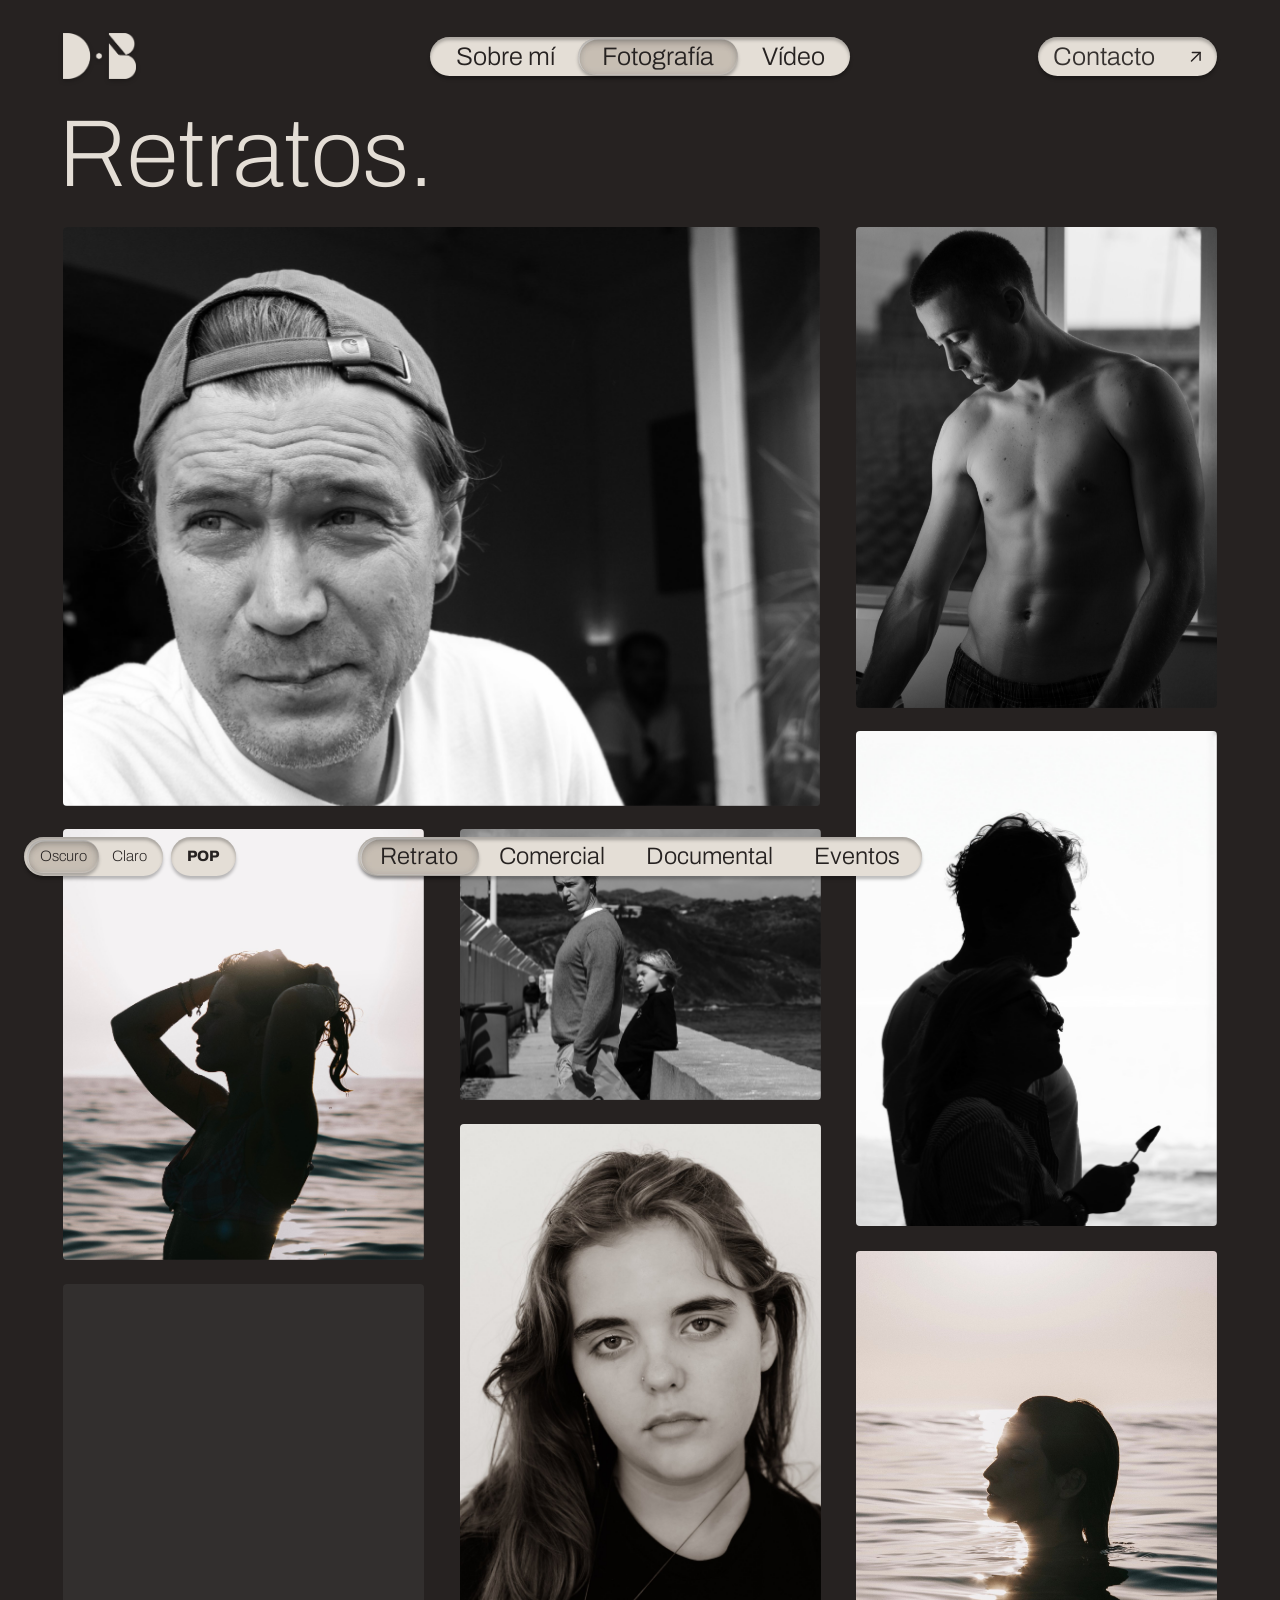
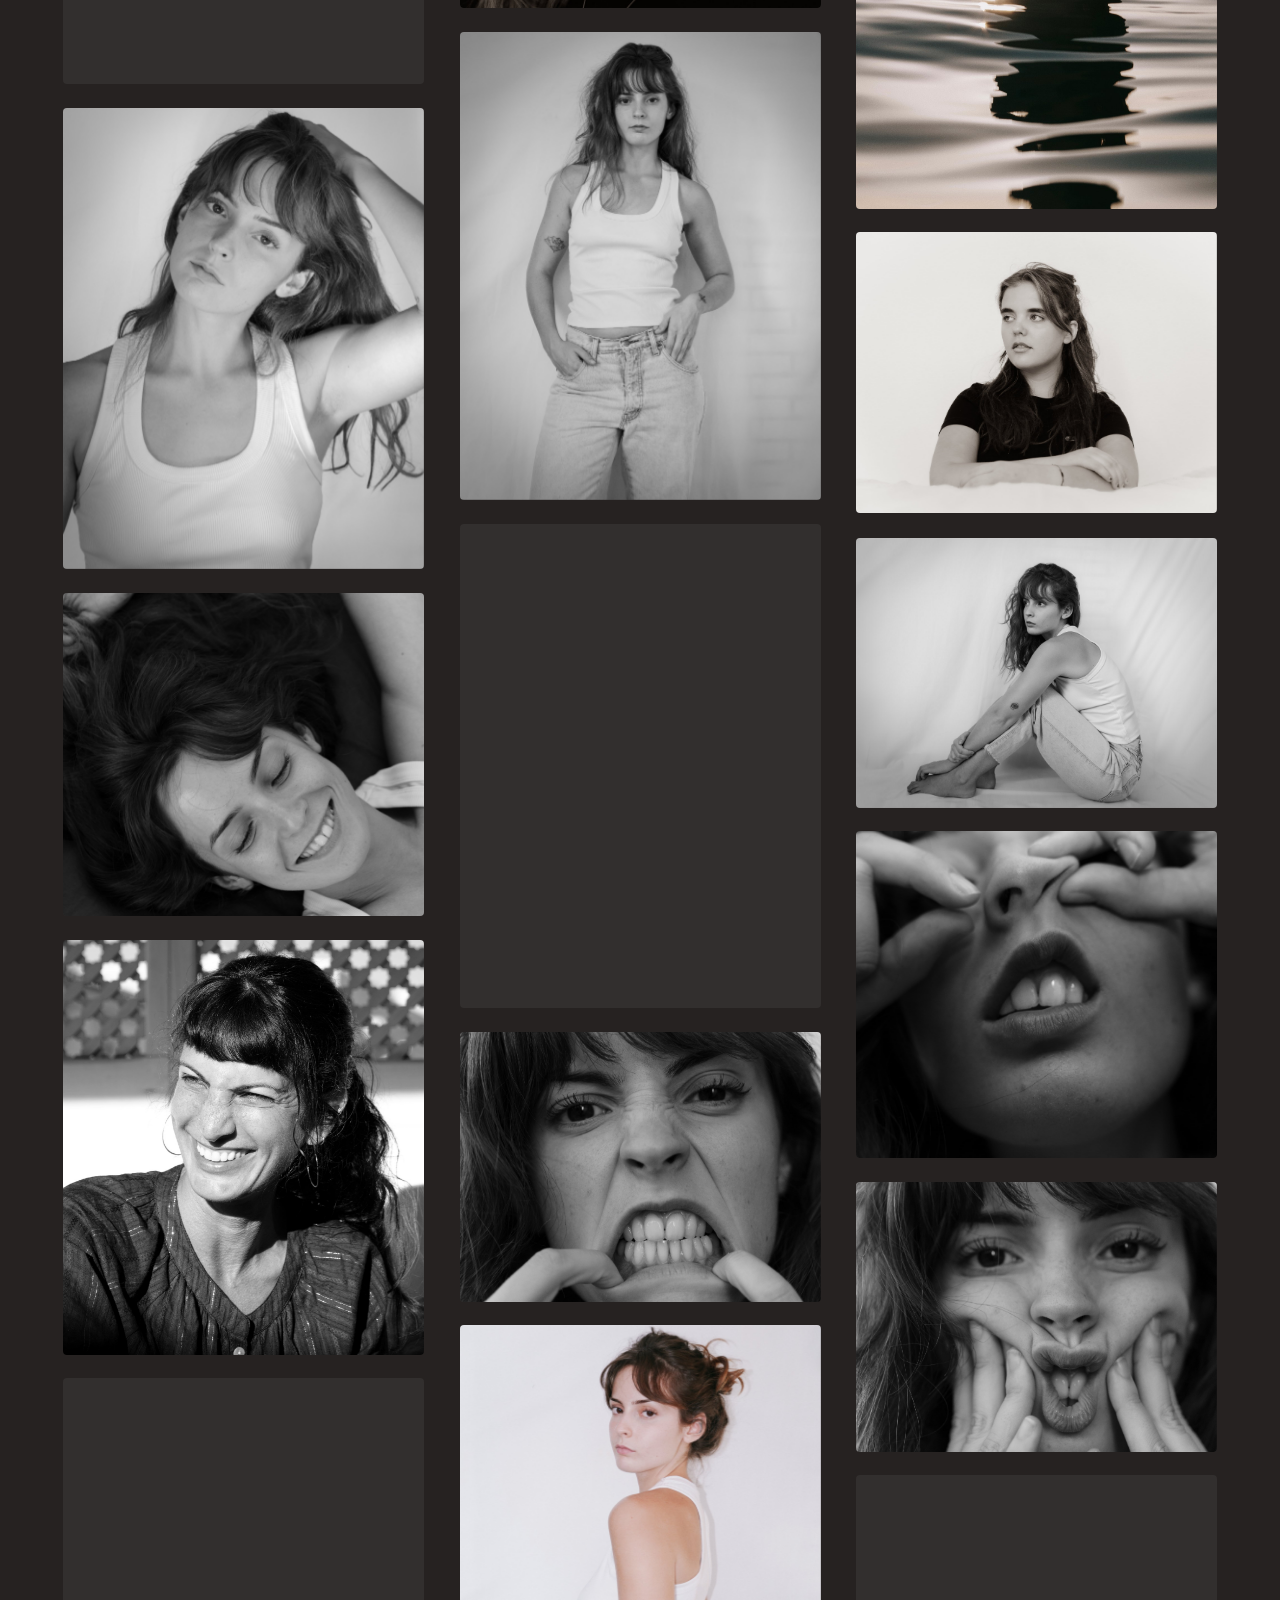
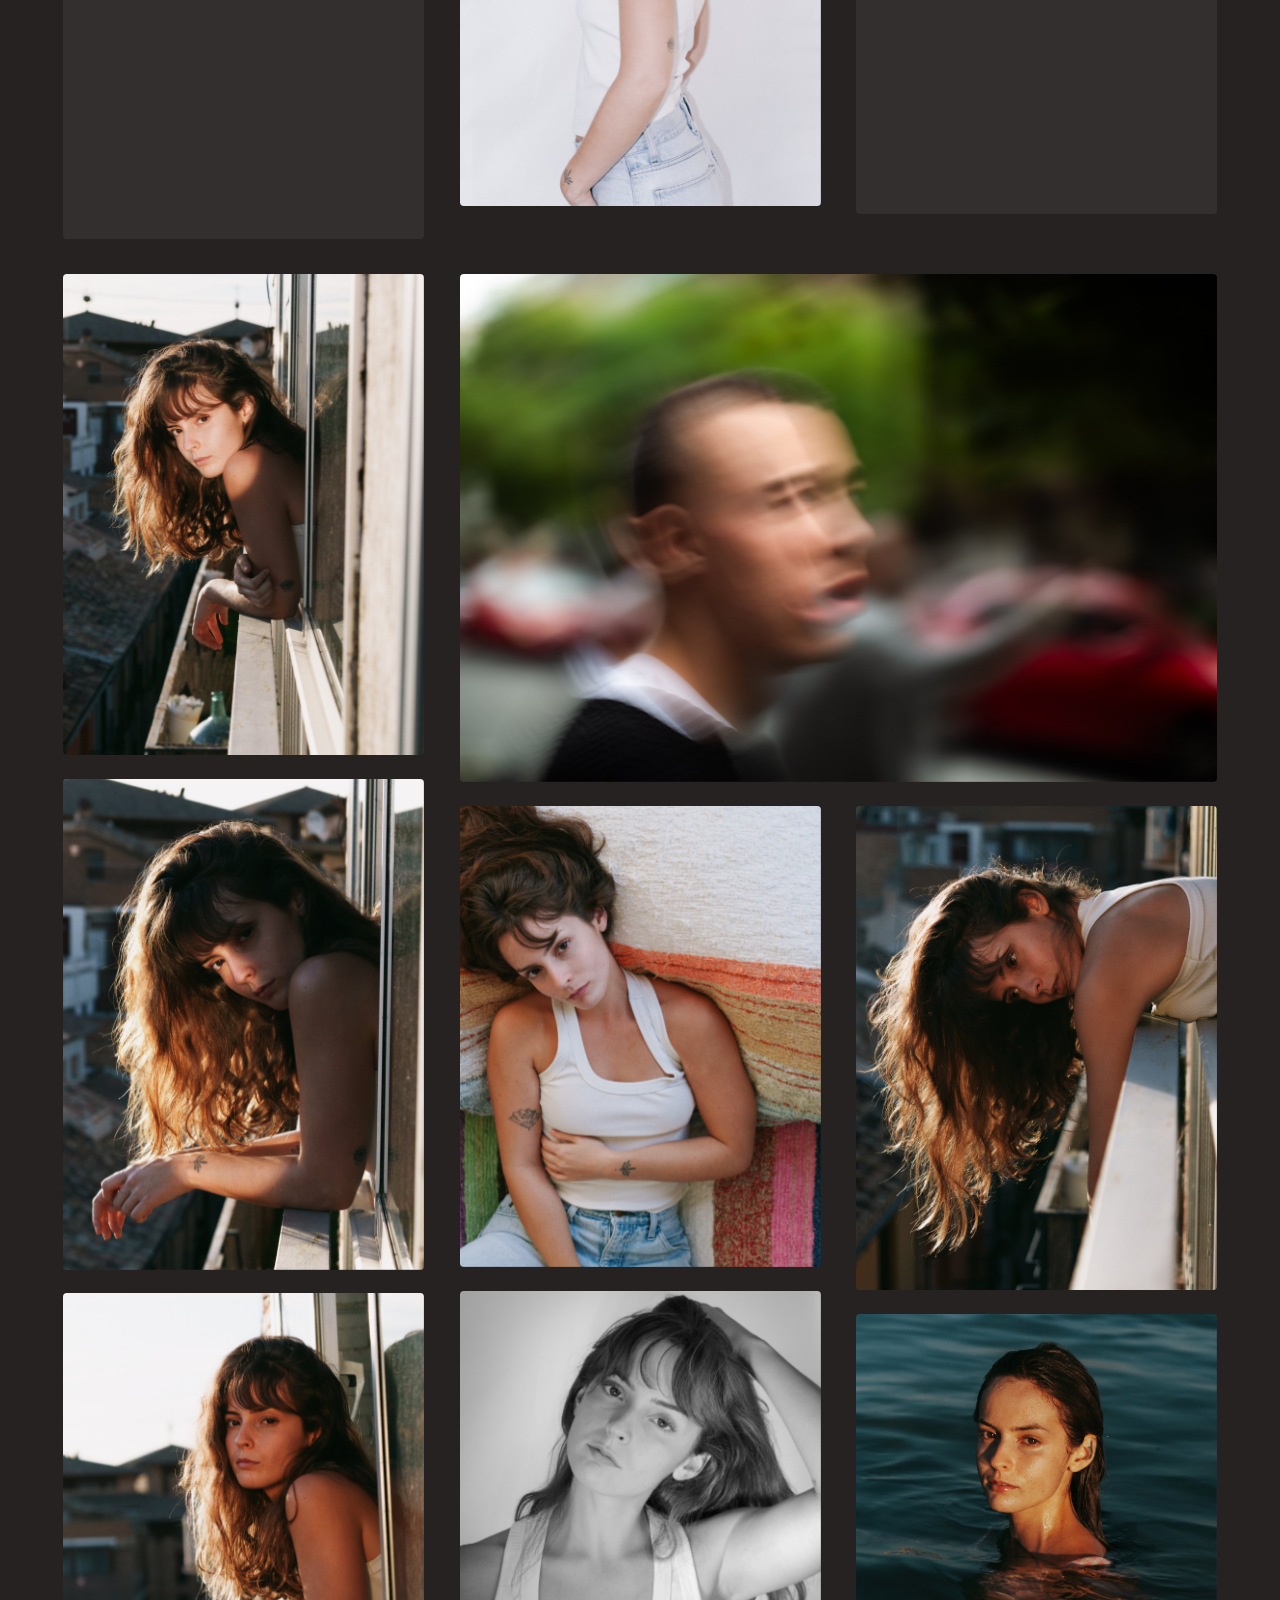
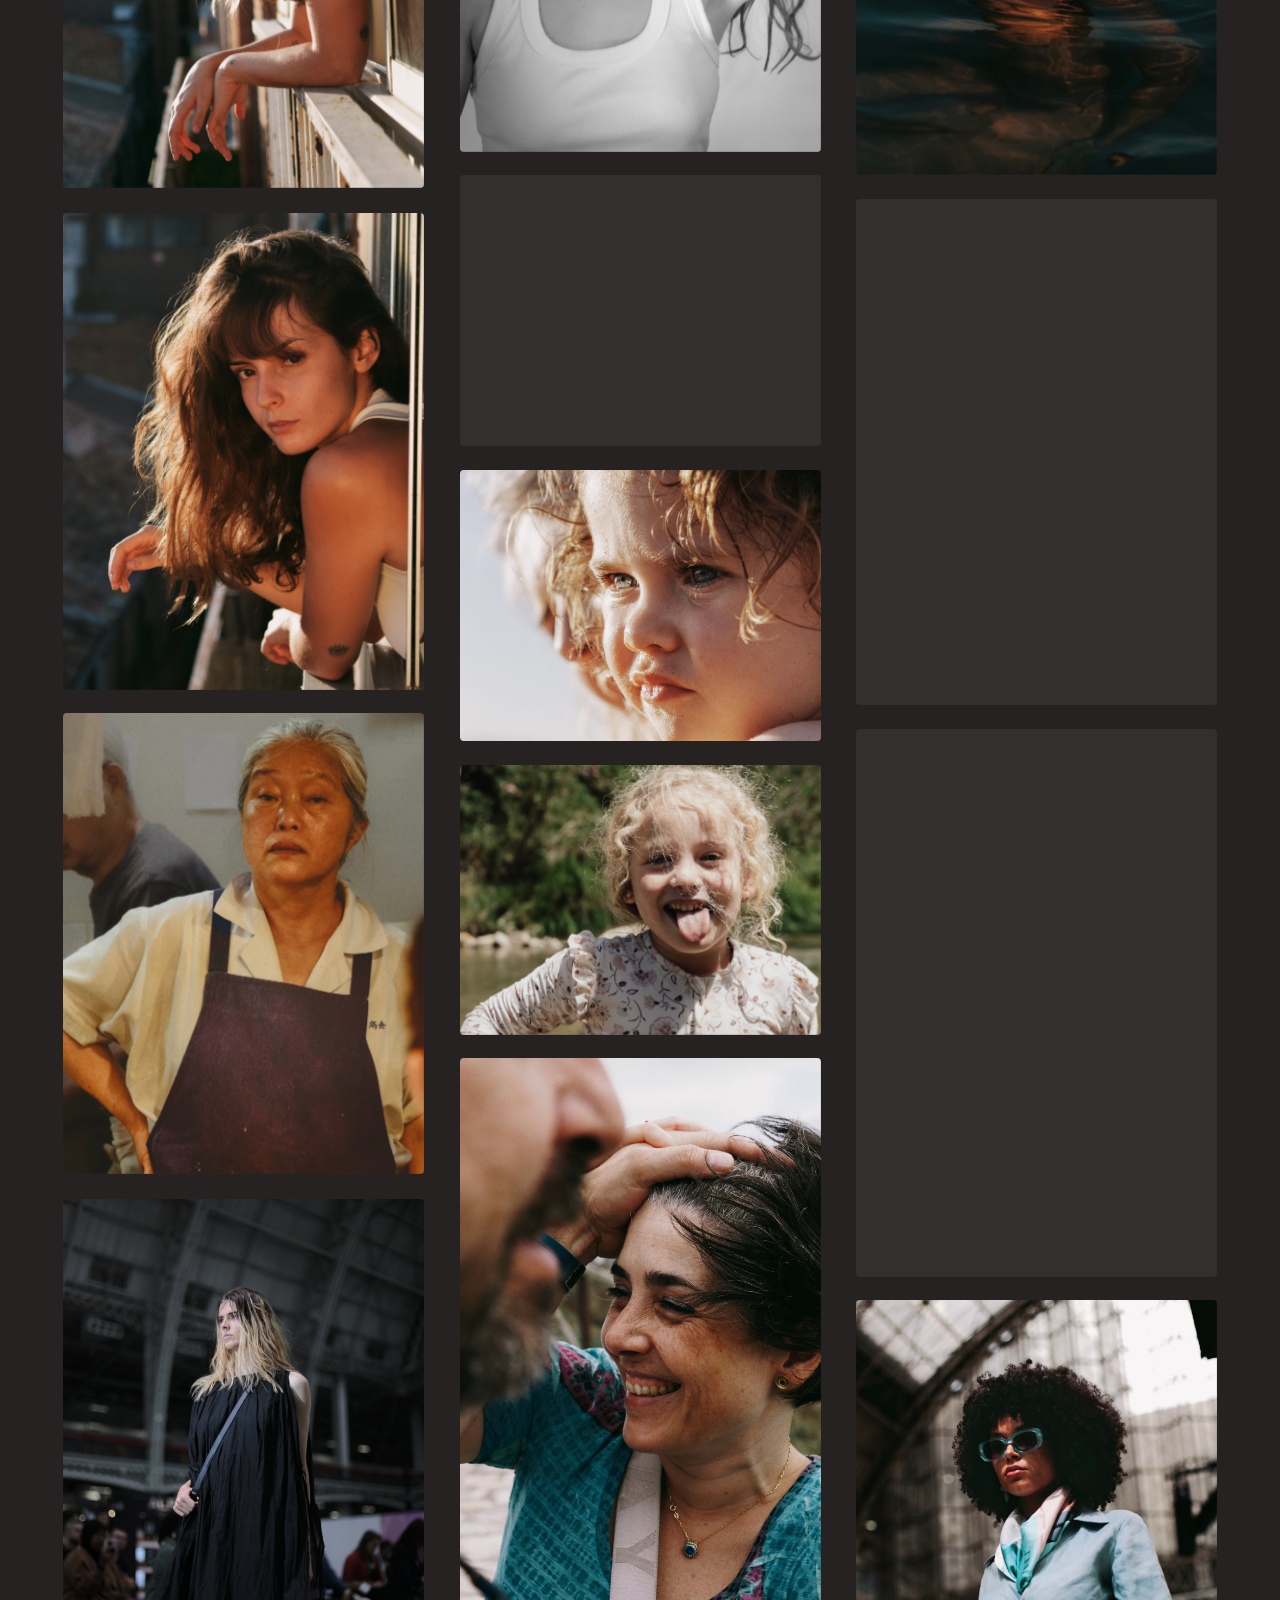
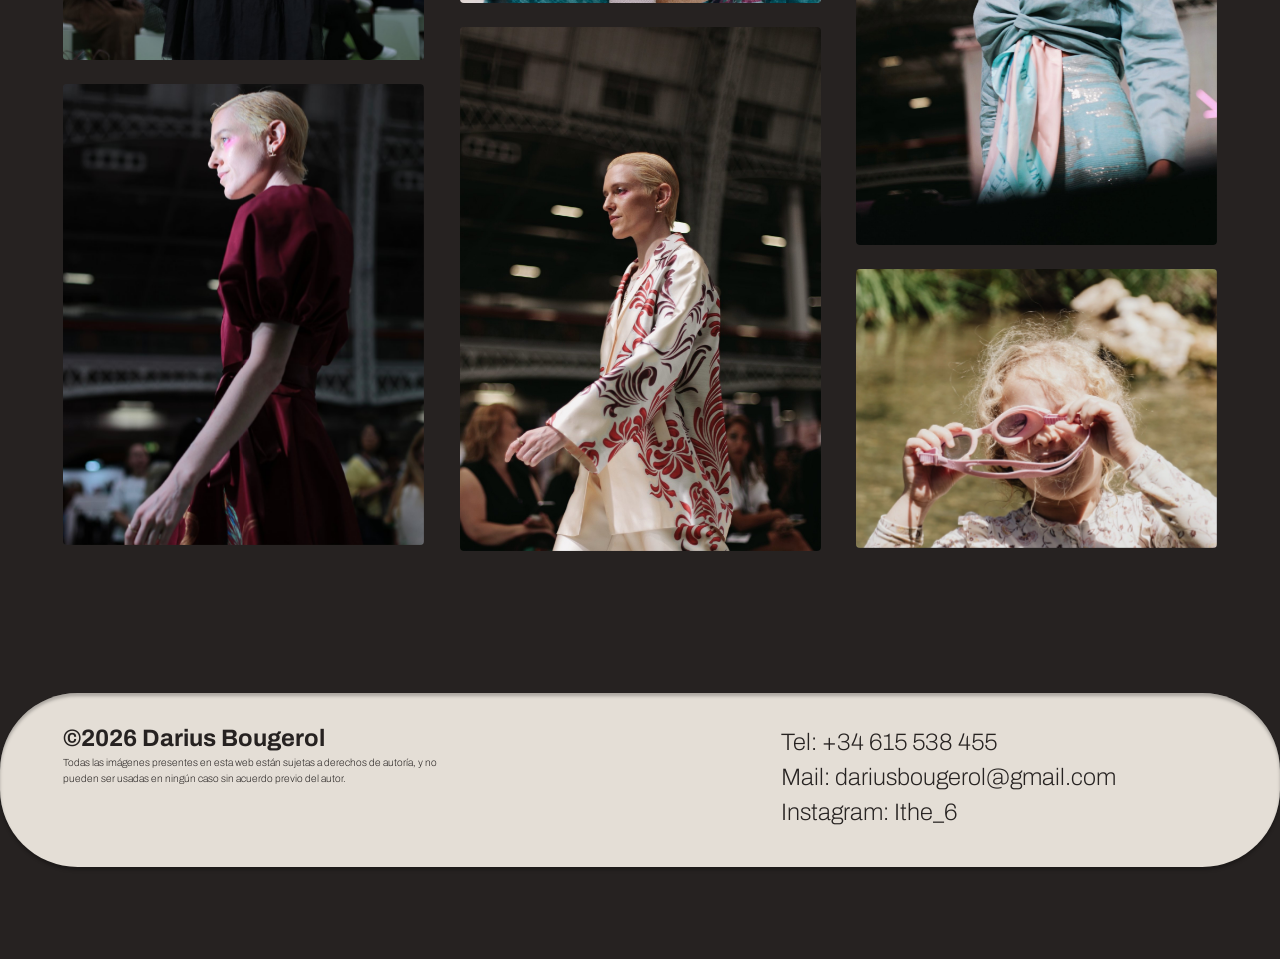
<file: retrato.html>
<!doctype html>
<html lang="es" data-page="retrato" data-theme="oscuro" data-nav="foto" class="is-loading">
<head>
<meta charset="utf-8">
<meta name="viewport" content="width=device-width, initial-scale=1, viewport-fit=cover">
<title>Retrato · Darius Bougerol</title>
<meta name="description" content="Fotografía de retrato en Granada · Darius Bougerol.">
<meta name="theme-color" content="#262221">
<link rel="stylesheet" href="css/main.css">
<script>
(function(){var d=document.documentElement;
try{var t=localStorage.getItem('db-theme');if(t==='claro'||t==='pop'||t==='oscuro')d.dataset.theme=t}catch(e){}
function v(){d.style.setProperty('--vw',d.clientWidth+'px')}v();addEventListener('resize',v);
if(!(window.matchMedia&&matchMedia('(prefers-reduced-motion: reduce)').matches)){}else{d.classList.add('reduce')}
setTimeout(function(){d.classList.remove('is-loading')},2500)})();
</script>
<noscript><style>.curtain{display:none}.rv{opacity:1!important;transform:none!important;filter:none!important}html.is-loading .curtain{display:none}</style></noscript>
</head>
<body class="pg-retrato">
<div class="bgs" aria-hidden="true"><i class="bg-o"></i><i class="bg-c"></i><i class="bg-p"></i></div>
<header class="hdr" id="hdr"><div class="cv">
<a class="logo" href="index.html" aria-label="Darius Bougerol · Inicio"><img class="lg-cream" src="assets/img/fc7e46a07f02.png" alt="D·B" width="643" height="406"><img class="lg-dark" src="assets/img/b65746082939.png" alt="" width="642" height="409"></a>
<nav class="nav pill" id="nav" aria-label="Principal"><i class="hl"></i><a href="sobre-mi.html" data-k="sobre">Sobre mí</a><a href="retrato.html" data-k="foto" aria-current="page">Fotografía</a><a href="video.html" data-k="video">Vídeo</a></nav>
<a class="contact pill" href="contacto.html" data-k="contacto"><i class="hl"></i><span class="lbl">Contacto</span><span class="arrow"><svg viewBox="0 0 24 24" aria-hidden="true"><path d="M7 17 17 7"/><path d="M8 7h9v9"/></svg></span></a>
</div></header>
<div class="topfade" aria-hidden="true"></div>
<main class="pg">
<div class="blk"><h2 class="hd top sp rv" id="retratos" style="--mt:1.67">Retratos.</h2></div>
<section class="blk sec" data-sec="retrato-a">
<div class="sp" style="--mt:0.6"><div class="gal has-hero" style="--cg:0.45;--rg:0.3">
<a class="ph hero" href="assets/img/c2c509014736.jpg" data-set="retrato-a" data-i="0" data-y="0" data-c="0" data-w="1455" data-h="1113" aria-label="Retrato" style="--ar:1.30728;--rad:0.05rem"><span class="pf rvp"><img src="assets/img/c2c509014736.jpg" alt="Retrato" width="1455" height="1113" decoding="async"></span></a>
<div class="col" data-col="0">
<a class="ph" href="assets/img/815432f4d76e.jpg" data-set="retrato-a" data-i="1" data-y="0" data-c="0" data-w="455" data-h="544" aria-label="Retrato" style="--ar:0.83640;--rad:0.05rem"><span class="pf rvp"><img src="assets/img/815432f4d76e.jpg" alt="Retrato" width="455" height="544" loading="lazy" decoding="async"></span></a>
<a class="ph" href="assets/img/f8fa6068b01f.jpg" data-set="retrato-a" data-i="2" data-y="574" data-c="0" data-w="455" data-h="505" aria-label="Retrato" style="--ar:0.90099;--rad:0.05rem"><span class="pf rvp"><img src="assets/img/f8fa6068b01f.jpg" alt="Retrato" width="455" height="505" loading="lazy" decoding="async"></span></a>
<a class="ph" href="assets/img/a6e89fc73252.jpg" data-set="retrato-a" data-i="3" data-y="1110" data-c="0" data-w="455" data-h="581" aria-label="Retrato" style="--ar:0.78313;--rad:0.05rem"><span class="pf rvp"><img src="assets/img/a6e89fc73252.jpg" alt="Retrato" width="455" height="581" loading="lazy" decoding="async"></span></a>
<a class="ph" href="assets/img/71fd7bedd8d5.jpg" data-set="retrato-a" data-i="4" data-y="1721" data-c="0" data-w="455" data-h="408" aria-label="Retrato" style="--ar:1.11520;--rad:0.05rem"><span class="pf rvp"><img src="assets/img/71fd7bedd8d5.jpg" alt="Retrato" width="455" height="408" loading="lazy" decoding="async"></span></a>
<a class="ph" href="assets/img/1d3db10ed3ad.jpg" data-set="retrato-a" data-i="5" data-y="2159" data-c="0" data-w="455" data-h="523" aria-label="Retrato" style="--ar:0.86998;--rad:0.05rem"><span class="pf rvp"><img src="assets/img/1d3db10ed3ad.jpg" alt="Retrato" width="455" height="523" loading="lazy" decoding="async" style="inset:auto;width:100.000%;height:130.481%;left:-0.034%;top:-30.482%;object-fit:fill"></span></a>
<a class="ph" href="assets/img/516ffd397efd.jpg" data-set="retrato-a" data-i="6" data-y="2713" data-c="0" data-w="455" data-h="582" aria-label="Retrato" style="--ar:0.78179;--rad:0.05rem"><span class="pf rvp"><img src="assets/img/516ffd397efd.jpg" alt="Retrato" width="455" height="582" loading="lazy" decoding="async"></span></a>
</div>
<div class="col" data-col="1">
<a class="ph" href="assets/img/464353718937.jpg" data-set="retrato-a" data-i="7" data-y="0" data-c="1" data-w="455" data-h="342" aria-label="Retrato" style="--ar:1.33041;--rad:0.05rem"><span class="pf rvp"><img src="assets/img/464353718937.jpg" alt="Retrato" width="455" height="342" loading="lazy" decoding="async"></span></a>
<a class="ph" href="assets/img/c79dfbd4fdae.jpg" data-set="retrato-a" data-i="8" data-y="372" data-c="1" data-w="455" data-h="611" aria-label="Retrato" style="--ar:0.74468;--rad:0.05rem"><span class="pf rvp"><img src="assets/img/c79dfbd4fdae.jpg" alt="Retrato" width="455" height="611" loading="lazy" decoding="async"></span></a>
<a class="ph" href="assets/img/61c3a6ff6975.jpg" data-set="retrato-a" data-i="9" data-y="1014" data-c="1" data-w="455" data-h="590" aria-label="Retrato" style="--ar:0.77119;--rad:0.05rem"><span class="pf rvp"><img src="assets/img/61c3a6ff6975.jpg" alt="Retrato" width="455" height="590" loading="lazy" decoding="async"></span></a>
<a class="ph" href="assets/img/44d777d079b6.jpg" data-set="retrato-a" data-i="10" data-y="1634" data-c="1" data-w="455" data-h="611" aria-label="Retrato" style="--ar:0.74468;--rad:0.05rem"><span class="pf rvp"><img src="assets/img/44d777d079b6.jpg" alt="Retrato" width="455" height="611" loading="lazy" decoding="async"></span></a>
<a class="ph" href="assets/img/e80f5453de91.jpg" data-set="retrato-a" data-i="11" data-y="2276" data-c="1" data-w="455" data-h="340" aria-label="Retrato" style="--ar:1.33824;--rad:0.05rem"><span class="pf rvp"><img src="assets/img/e80f5453de91.jpg" alt="Retrato" width="455" height="340" loading="lazy" decoding="async"></span></a>
<a class="ph" href="assets/img/ea728e8f68f8.jpg" data-set="retrato-a" data-i="12" data-y="2646" data-c="1" data-w="455" data-h="607" aria-label="Retrato" style="--ar:0.74959;--rad:0.05rem"><span class="pf rvp"><img src="assets/img/ea728e8f68f8.jpg" alt="Retrato" width="455" height="607" loading="lazy" decoding="async"></span></a>
</div>
<div class="col" data-col="2">
<a class="ph" href="assets/img/ee54ad17e7d5.jpg" data-set="retrato-a" data-i="13" data-y="0" data-c="2" data-w="455" data-h="607" aria-label="Retrato" style="--ar:0.74959;--rad:0.05rem"><span class="pf rvp"><img src="assets/img/ee54ad17e7d5.jpg" alt="Retrato" width="455" height="607" loading="lazy" decoding="async"></span></a>
<a class="ph" href="assets/img/841b76059380.jpg" data-set="retrato-a" data-i="14" data-y="637" data-c="2" data-w="455" data-h="625" aria-label="Retrato" style="--ar:0.72800;--rad:0.05rem"><span class="pf rvp"><img src="assets/img/841b76059380.jpg" alt="Retrato" width="455" height="625" loading="lazy" decoding="async"></span></a>
<a class="ph" href="assets/img/b8b2214704be.jpg" data-set="retrato-a" data-i="15" data-y="1293" data-c="2" data-w="455" data-h="704" aria-label="Retrato" style="--ar:0.64631;--rad:0.05rem"><span class="pf rvp"><img src="assets/img/b8b2214704be.jpg" alt="Retrato" width="455" height="704" loading="lazy" decoding="async"></span></a>
<a class="ph" href="assets/img/14ed5ec41eee.jpg" data-set="retrato-a" data-i="16" data-y="2027" data-c="2" data-w="455" data-h="355" aria-label="Retrato" style="--ar:1.28169;--rad:0.05rem"><span class="pf rvp"><img src="assets/img/14ed5ec41eee.jpg" alt="Retrato" width="455" height="355" loading="lazy" decoding="async"></span></a>
<a class="ph" href="assets/img/aaf7f8f30716.jpg" data-set="retrato-a" data-i="17" data-y="2413" data-c="2" data-w="455" data-h="340" aria-label="Retrato" style="--ar:1.33824;--rad:0.05rem"><span class="pf rvp"><img src="assets/img/aaf7f8f30716.jpg" alt="Retrato" width="455" height="340" loading="lazy" decoding="async"></span></a>
<a class="ph" href="assets/img/a7bf2096bbac.jpg" data-set="retrato-a" data-i="18" data-y="2783" data-c="2" data-w="455" data-h="413" aria-label="Retrato" style="--ar:1.10169;--rad:0.05rem"><span class="pf rvp"><img src="assets/img/a7bf2096bbac.jpg" alt="Retrato" width="455" height="413" loading="lazy" decoding="async"></span></a>
<a class="ph" href="assets/img/7213a74a98ea.jpg" data-set="retrato-a" data-i="19" data-y="3226" data-c="2" data-w="455" data-h="340" aria-label="Retrato" style="--ar:1.33824;--rad:0.05rem"><span class="pf rvp"><img src="assets/img/7213a74a98ea.jpg" alt="Retrato" width="455" height="340" loading="lazy" decoding="async"></span></a>
<a class="ph" href="assets/img/fb17b5ed5776.jpg" data-set="retrato-a" data-i="20" data-y="3596" data-c="2" data-w="455" data-h="428" aria-label="Retrato" style="--ar:1.06308;--rad:0.05rem"><span class="pf rvp"><img src="assets/img/fb17b5ed5776.jpg" alt="Retrato" width="455" height="428" loading="lazy" decoding="async"></span></a>
</div>
</div></div>
</section>
<section class="blk sec" data-sec="retrato-b">
<div class="sp" style="--mt:0.44"><div class="gal has-hero flip" style="--cg:0.45;--rg:0.3">
<a class="ph hero" href="assets/img/3a72bfa41f2b.jpg" data-set="retrato-b" data-i="0" data-y="0" data-c="0" data-w="1455" data-h="977" aria-label="Retrato" style="--ar:1.48925;--rad:0.05rem"><span class="pf rvp"><img src="assets/img/3a72bfa41f2b.jpg" alt="Retrato" width="1455" height="977" loading="lazy" decoding="async"></span></a>
<div class="col" data-col="0">
<a class="ph" href="assets/img/5619cc97e9d8.jpg" data-set="retrato-b" data-i="1" data-y="0" data-c="0" data-w="455" data-h="607" aria-label="Retrato" style="--ar:0.74959;--rad:0.05rem"><span class="pf rvp"><img src="assets/img/5619cc97e9d8.jpg" alt="Retrato" width="455" height="607" loading="lazy" decoding="async"></span></a>
<a class="ph" href="assets/img/24bc8c0ec8c9.jpg" data-set="retrato-b" data-i="2" data-y="637" data-c="0" data-w="455" data-h="619" aria-label="Retrato" style="--ar:0.73506;--rad:0.05rem"><span class="pf rvp"><img src="assets/img/24bc8c0ec8c9.jpg" alt="Retrato" width="455" height="619" loading="lazy" decoding="async"></span></a>
<a class="ph" href="assets/img/3aed3085245d.jpg" data-set="retrato-b" data-i="3" data-y="1287" data-c="0" data-w="455" data-h="625" aria-label="Retrato" style="--ar:0.72800;--rad:0.05rem"><span class="pf rvp"><img src="assets/img/3aed3085245d.jpg" alt="Retrato" width="455" height="625" loading="lazy" decoding="async"></span></a>
<a class="ph" href="assets/img/a5d977bb5afc.jpg" data-set="retrato-b" data-i="4" data-y="1942" data-c="0" data-w="455" data-h="602" aria-label="Retrato" style="--ar:0.75581;--rad:0.05rem"><span class="pf rvp"><img src="assets/img/a5d977bb5afc.jpg" alt="Retrato" width="455" height="602" loading="lazy" decoding="async"></span></a>
<a class="ph" href="assets/img/3d1111b277a7.jpg" data-set="retrato-b" data-i="5" data-y="2575" data-c="0" data-w="455" data-h="582" aria-label="Retrato" style="--ar:0.78179;--rad:0.05rem"><span class="pf rvp"><img src="assets/img/3d1111b277a7.jpg" alt="Retrato" width="455" height="582" loading="lazy" decoding="async"></span></a>
<a class="ph" href="assets/img/a1e11ff77fcc.jpg" data-set="retrato-b" data-i="6" data-y="3187" data-c="0" data-w="455" data-h="582" aria-label="Retrato" style="--ar:0.78179;--rad:0.05rem"><span class="pf rvp"><img src="assets/img/a1e11ff77fcc.jpg" alt="Retrato" width="455" height="582" loading="lazy" decoding="async"></span></a>
<a class="ph" href="assets/img/eefddb3ac10c.jpg" data-set="retrato-b" data-i="7" data-y="3800" data-c="0" data-w="455" data-h="582" aria-label="Retrato" style="--ar:0.78179;--rad:0.05rem"><span class="pf rvp"><img src="assets/img/eefddb3ac10c.jpg" alt="Retrato" width="455" height="582" loading="lazy" decoding="async"></span></a>
</div>
<div class="col" data-col="1">
<a class="ph" href="assets/img/83cc906d39ed.jpg" data-set="retrato-b" data-i="8" data-y="0" data-c="1" data-w="455" data-h="582" aria-label="Retrato" style="--ar:0.78179;--rad:0.05rem"><span class="pf rvp"><img src="assets/img/83cc906d39ed.jpg" alt="Retrato" width="455" height="582" loading="lazy" decoding="async"></span></a>
<a class="ph" href="assets/img/a6e89fc73252.jpg" data-set="retrato-b" data-i="9" data-y="612" data-c="1" data-w="455" data-h="581" aria-label="Retrato" style="--ar:0.78313;--rad:0.05rem"><span class="pf rvp"><img src="assets/img/a6e89fc73252.jpg" alt="Retrato" width="455" height="581" loading="lazy" decoding="async"></span></a>
<a class="ph" href="assets/img/9ea2463302b4.jpg" data-set="retrato-b" data-i="10" data-y="1224" data-c="1" data-w="455" data-h="342" aria-label="Retrato" style="--ar:1.33041;--rad:0.05rem"><span class="pf rvp"><img src="assets/img/9ea2463302b4.jpg" alt="Retrato" width="455" height="342" loading="lazy" decoding="async"></span></a>
<a class="ph" href="assets/img/13f7e9d3de7e.jpg" data-set="retrato-b" data-i="11" data-y="1596" data-c="1" data-w="455" data-h="342" aria-label="Retrato" style="--ar:1.33041;--rad:0.05rem"><span class="pf rvp"><img src="assets/img/13f7e9d3de7e.jpg" alt="Retrato" width="455" height="342" loading="lazy" decoding="async"></span></a>
<a class="ph" href="assets/img/0c10a30a0fbe.jpg" data-set="retrato-b" data-i="12" data-y="1968" data-c="1" data-w="455" data-h="340" aria-label="Retrato" style="--ar:1.33824;--rad:0.05rem"><span class="pf rvp"><img src="assets/img/0c10a30a0fbe.jpg" alt="Retrato" width="455" height="340" loading="lazy" decoding="async"></span></a>
<a class="ph" href="assets/img/a533164d9a2f.jpg" data-set="retrato-b" data-i="13" data-y="2339" data-c="1" data-w="455" data-h="687" aria-label="Retrato" style="--ar:0.66230;--rad:0.05rem"><span class="pf rvp"><img src="assets/img/a533164d9a2f.jpg" alt="Retrato" width="455" height="687" loading="lazy" decoding="async"></span></a>
<a class="ph" href="assets/img/c3790ba7346f.jpg" data-set="retrato-b" data-i="14" data-y="3056" data-c="1" data-w="455" data-h="661" aria-label="Retrato" style="--ar:0.68835;--rad:0.05rem"><span class="pf rvp"><img src="assets/img/c3790ba7346f.jpg" alt="Retrato" width="455" height="661" loading="lazy" decoding="async"></span></a>
</div>
<div class="col" data-col="2">
<a class="ph" href="assets/img/5c8c0beda151.jpg" data-set="retrato-b" data-i="15" data-y="0" data-c="2" data-w="455" data-h="611" aria-label="Retrato" style="--ar:0.74468;--rad:0.05rem"><span class="pf rvp"><img src="assets/img/5c8c0beda151.jpg" alt="Retrato" width="455" height="611" loading="lazy" decoding="async"></span></a>
<a class="ph" href="assets/img/bd44bc46a586.jpg" data-set="retrato-b" data-i="16" data-y="641" data-c="2" data-w="455" data-h="582" aria-label="Retrato" style="--ar:0.78179;--rad:0.05rem"><span class="pf rvp"><img src="assets/img/bd44bc46a586.jpg" alt="Retrato" width="455" height="582" loading="lazy" decoding="async"></span></a>
<a class="ph" href="assets/img/6e0920868765.jpg" data-set="retrato-b" data-i="17" data-y="1254" data-c="2" data-w="455" data-h="638" aria-label="Retrato" style="--ar:0.71317;--rad:0.05rem"><span class="pf rvp"><img src="assets/img/6e0920868765.jpg" alt="Retrato" width="455" height="638" loading="lazy" decoding="async"></span></a>
<a class="ph" href="assets/img/82a9a4b9d34c.jpg" data-set="retrato-b" data-i="18" data-y="1922" data-c="2" data-w="455" data-h="691" aria-label="Retrato" style="--ar:0.65847;--rad:0.05rem"><span class="pf rvp"><img src="assets/img/82a9a4b9d34c.jpg" alt="Retrato" width="455" height="691" loading="lazy" decoding="async"></span></a>
<a class="ph" href="assets/img/0eb0d381db0e.jpg" data-set="retrato-b" data-i="19" data-y="2644" data-c="2" data-w="455" data-h="687" aria-label="Retrato" style="--ar:0.66230;--rad:0.05rem"><span class="pf rvp"><img src="assets/img/0eb0d381db0e.jpg" alt="Retrato" width="455" height="687" loading="lazy" decoding="async"></span></a>
<a class="ph" href="assets/img/865a8e3ed581.jpg" data-set="retrato-b" data-i="20" data-y="3361" data-c="2" data-w="455" data-h="352" aria-label="Retrato" style="--ar:1.29261;--rad:0.05rem"><span class="pf rvp"><img src="assets/img/865a8e3ed581.jpg" alt="Retrato" width="455" height="352" loading="lazy" decoding="async"></span></a>
</div>
</div></div>
</section>
<footer class="ftr rv">
<p class="copy">©2026 Darius Bougerol</p>
<p class="legal">Todas las imágenes presentes en esta web están sujetas a derechos de autoría, y no pueden ser usadas en ningún caso sin acuerdo previo del autor.</p>
<div class="links">
<a href="tel:+34615538455">Tel: +34 615 538 455</a>
<a href="mailto:dariusbougerol@gmail.com">Mail: dariusbougerol@gmail.com</a>
<a href="https://www.instagram.com/ithe_6/" target="_blank" rel="noopener">Instagram: Ithe_6</a>
</div>
</footer>
</main>
<div class="tsw" id="tsw" role="group" aria-label="Tema">
<div class="pill a"><i class="hl"></i><button type="button" data-t="oscuro">Oscuro</button><button type="button" data-t="claro">Claro</button></div>
<div class="pill b"><i class="hl"></i><button type="button" data-t="pop">POP</button></div>
</div>
<nav class="fbar pill" id="filters" aria-label="Fotografía"><i class="hl"></i><a href="retrato.html" data-k="retrato" aria-current="page">Retrato</a><a href="comercial.html" data-k="comercial">Comercial</a><a href="documental.html" data-k="documental">Documental</a><a href="eventos.html" data-k="eventos">Eventos</a></nav>
<nav class="mnav pill" id="mnav" aria-label="Navegación"><i class="hl"></i><a href="sobre-mi.html" data-k="sobre">Sobre mí</a><a href="retrato.html" data-k="foto" aria-current="page">Fotografía</a><a href="video.html" data-k="video">Vídeo</a><a href="contacto.html" data-k="contacto">Contacto</a></nav>
<div class="stack" id="stack" aria-hidden="true" role="dialog" aria-label="Galería">
<div class="veil"></div><div class="stage" id="stage"></div>
<button class="ctl close" type="button" aria-label="Cerrar">×</button>
<div class="ctl count" id="stackCount"></div>
<div class="ctl hint">Desliza · rueda · flechas</div>
</div>
<div class="curtain" aria-hidden="true"></div>
<div class="cur" aria-hidden="true"><svg viewBox="0 0 22 31"><path d="M2 2v24.6l6-5.7 4.2 9.6 4-1.8-4.1-9.3H20.2z"/></svg></div>
<script src="js/engine.js" defer></script>
<script src="js/app.js" defer></script>
<script src="js/gallery.js" defer></script>
<script src="js/stack.js" defer></script>
</body>
</html>
</file>
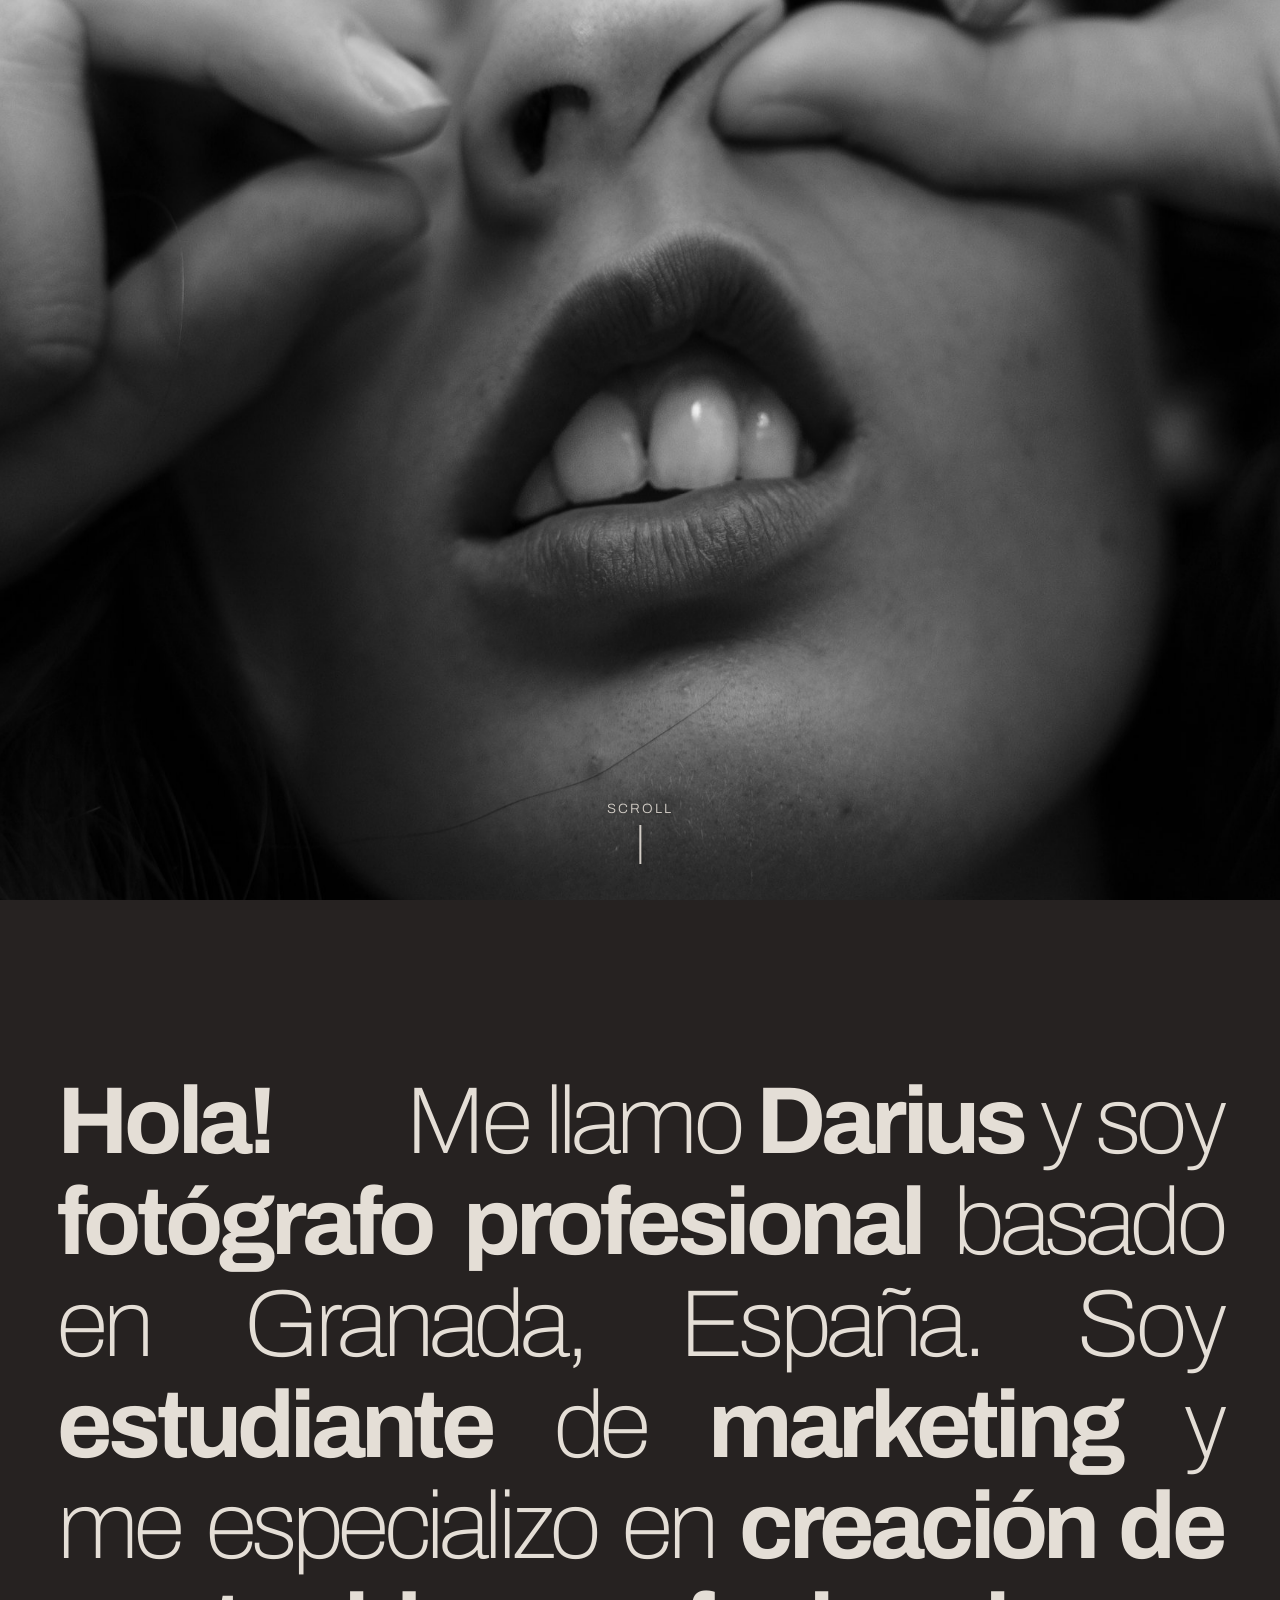
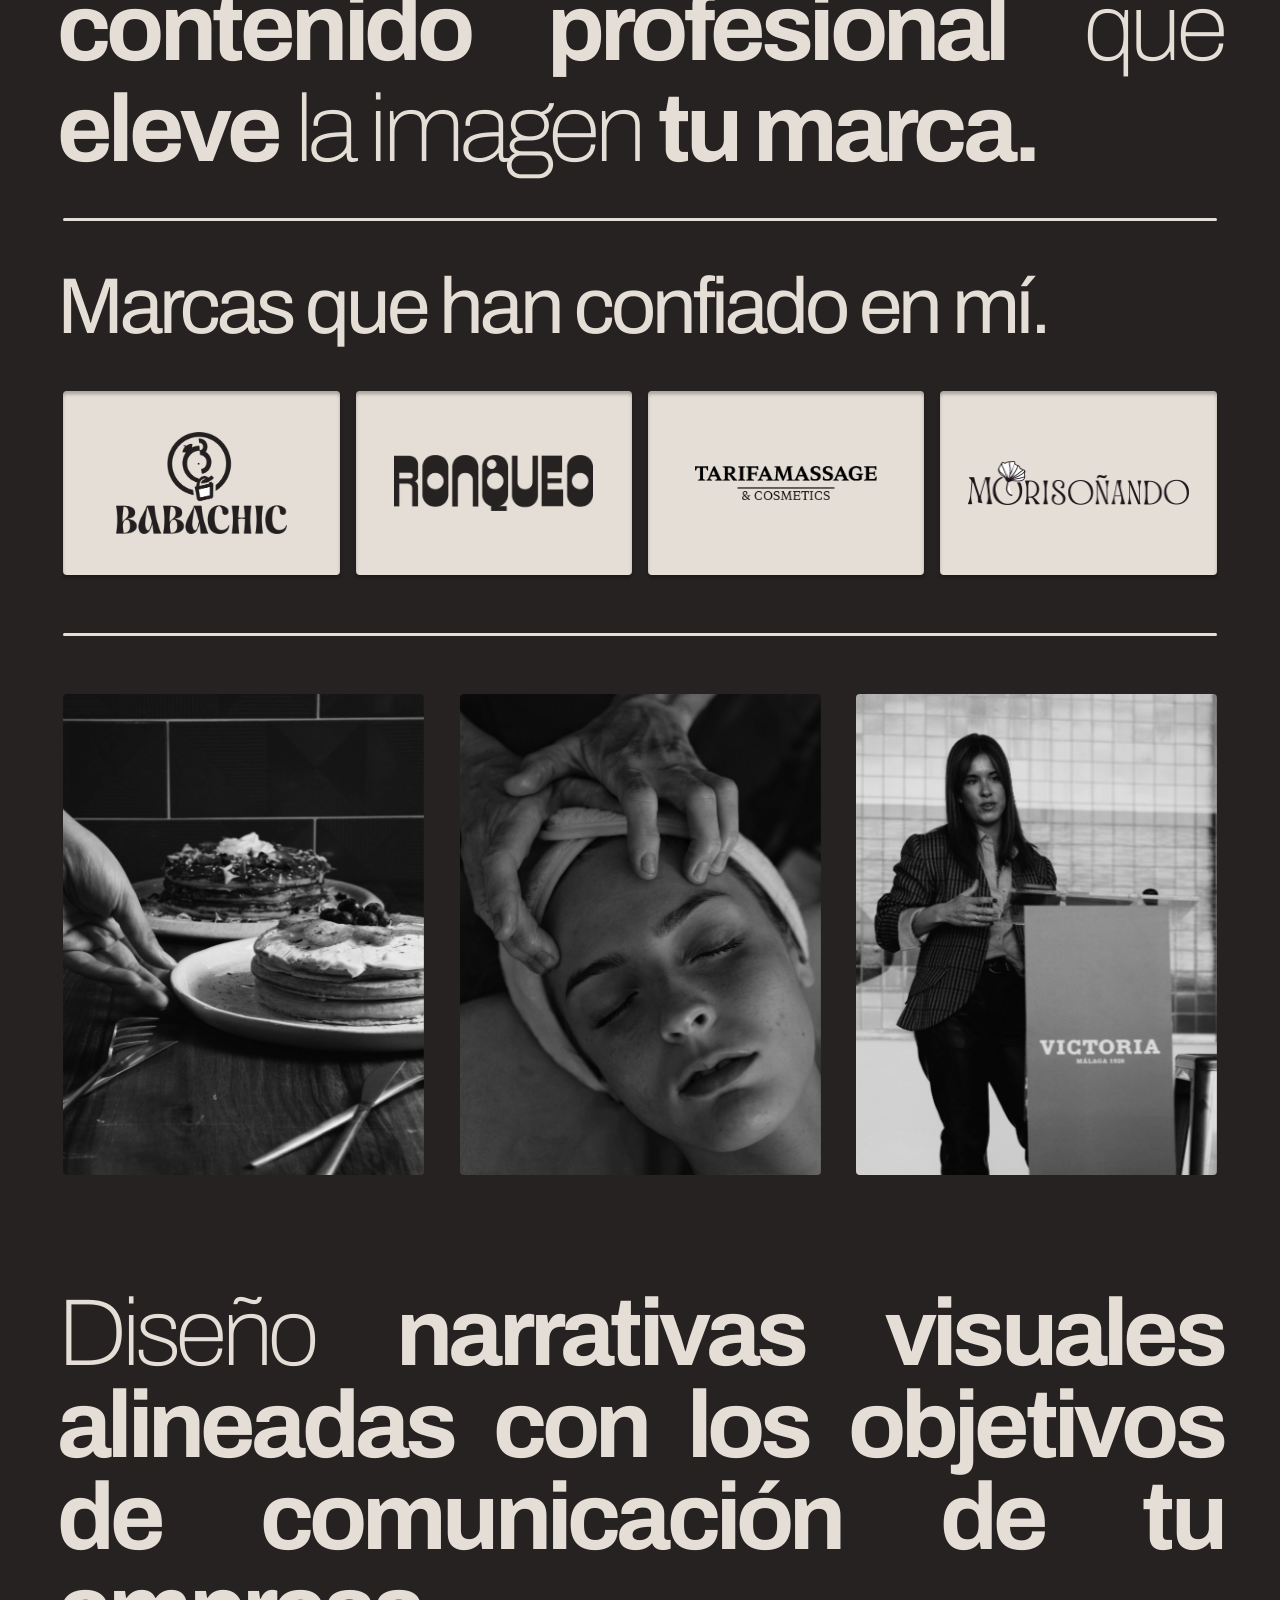
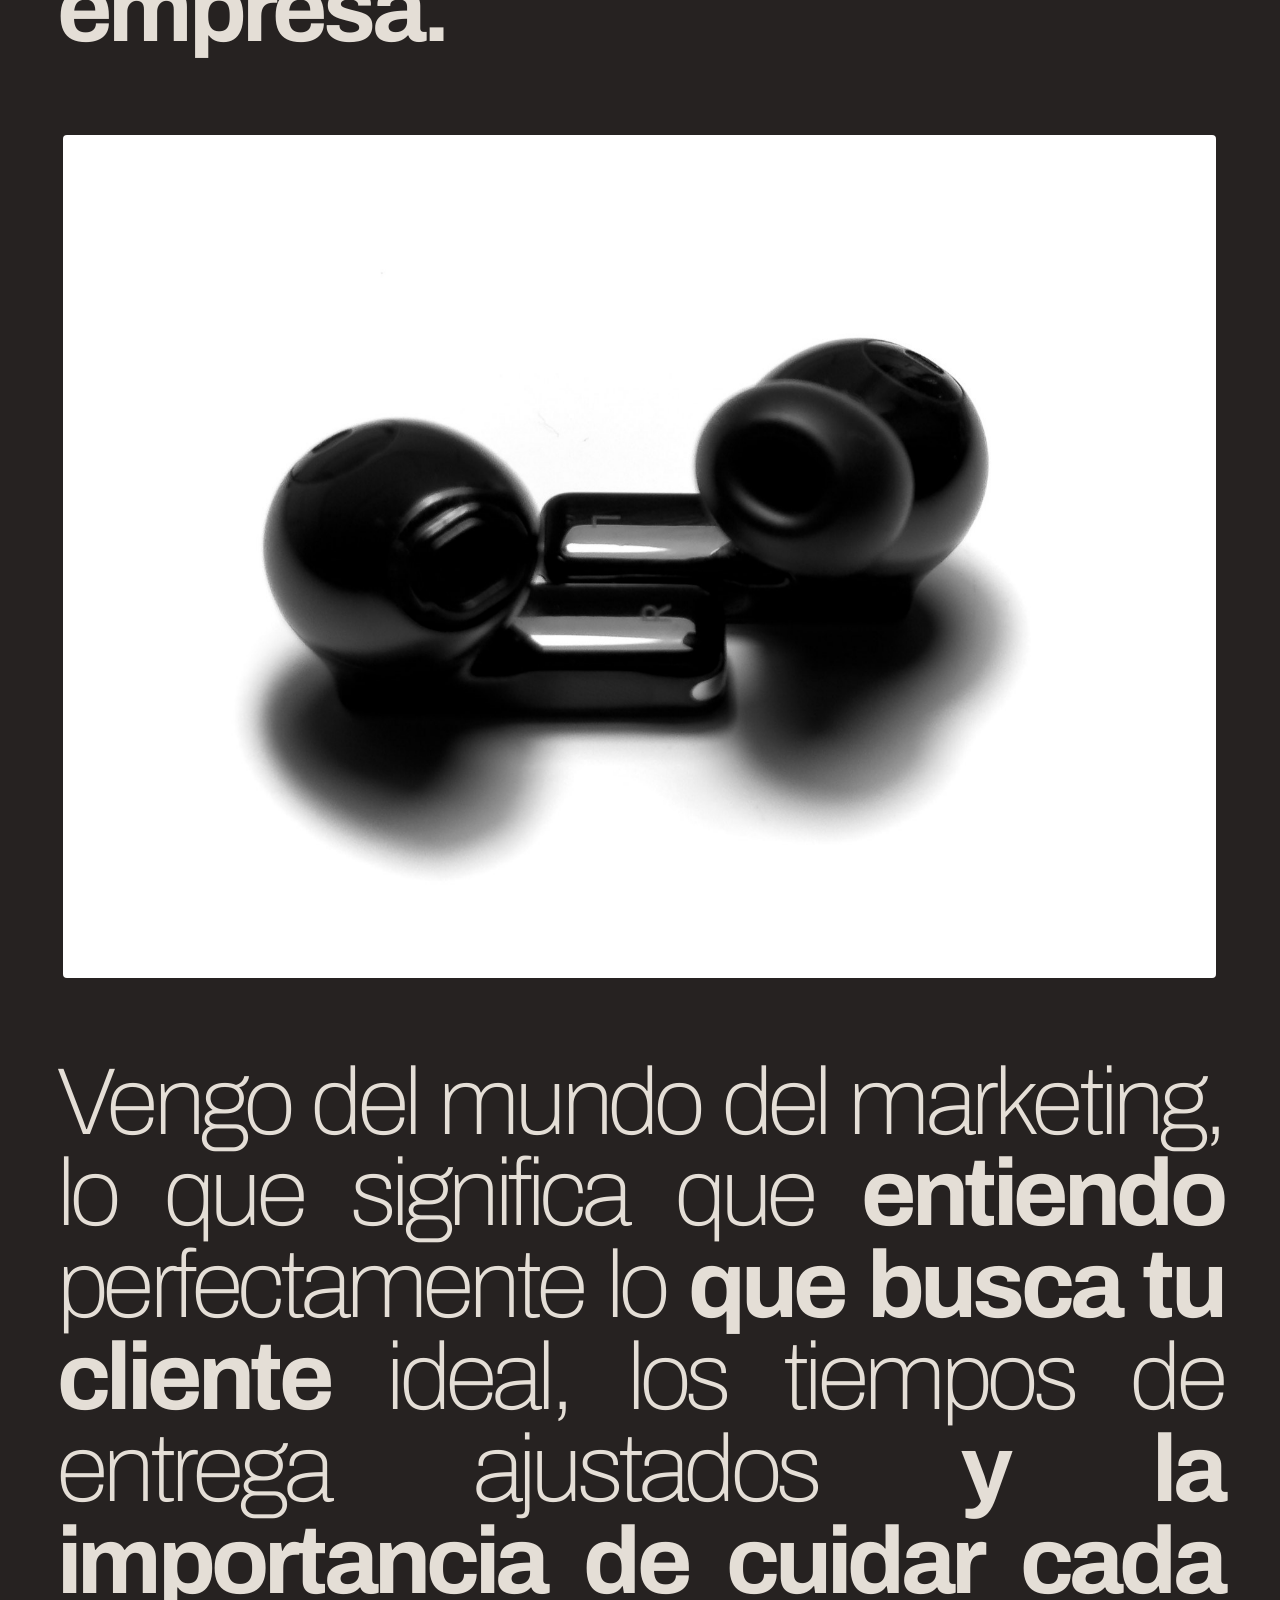
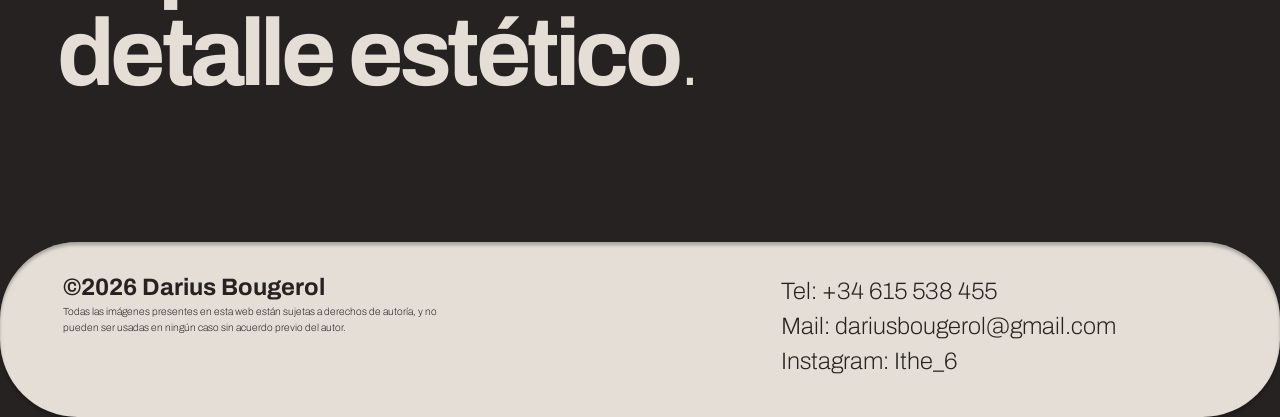
<file: sobre-mi.html>
<!doctype html>
<html lang="es" data-page="sobre" data-theme="oscuro" data-nav="sobre" class="is-loading">
<head>
<meta charset="utf-8">
<meta name="viewport" content="width=device-width, initial-scale=1, viewport-fit=cover">
<title>Sobre mí · Darius Bougerol</title>
<meta name="description" content="Darius Bougerol · fotógrafo profesional en Granada y estudiante de marketing.">
<meta name="theme-color" content="#262221">
<link rel="stylesheet" href="css/main.css">
<script>
(function(){var d=document.documentElement;
try{var t=localStorage.getItem('db-theme');if(t==='claro'||t==='pop'||t==='oscuro')d.dataset.theme=t}catch(e){}
function v(){d.style.setProperty('--vw',d.clientWidth+'px')}v();addEventListener('resize',v);
if(!(window.matchMedia&&matchMedia('(prefers-reduced-motion: reduce)').matches)){}else{d.classList.add('reduce')}
setTimeout(function(){d.classList.remove('is-loading')},2500)})();
</script>
<noscript><style>.curtain{display:none}.rv{opacity:1!important;transform:none!important;filter:none!important}html.is-loading .curtain{display:none}</style></noscript>
</head>
<body class="pg-sobre">
<div class="bgs" aria-hidden="true"><i class="bg-o"></i><i class="bg-c"></i><i class="bg-p"></i></div>
<header class="hdr" id="hdr"><div class="cv">
<a class="logo" href="index.html" aria-label="Darius Bougerol · Inicio"><img class="lg-cream" src="assets/img/fc7e46a07f02.png" alt="D·B" width="643" height="406"><img class="lg-dark" src="assets/img/b65746082939.png" alt="" width="642" height="409"></a>
<nav class="nav pill" id="nav" aria-label="Principal"><i class="hl"></i><a href="sobre-mi.html" data-k="sobre" aria-current="page">Sobre mí</a><a href="retrato.html" data-k="foto">Fotografía</a><a href="video.html" data-k="video">Vídeo</a></nav>
<a class="contact pill" href="contacto.html" data-k="contacto"><i class="hl"></i><span class="lbl">Contacto</span><span class="arrow"><svg viewBox="0 0 24 24" aria-hidden="true"><path d="M7 17 17 7"/><path d="M8 7h9v9"/></svg></span></a>
</div></header>
<div class="topfade" aria-hidden="true"></div>
<main class="pg page-sobre">
<section class="about-hero" id="aboutHero"><div class="slot" id="slot"><div class="big" id="big"><img src="assets/img/60da55a35fa7.jpg" alt="Darius Bougerol" width="1455" height="1091" decoding="async" fetchpriority="high"></div></div><div class="scrollcue" id="cue" aria-hidden="true"><span>Scroll</span><i></i></div></section>
<div class="blk">
<p class="tx sp rv" style="font-weight:400;--fs:1.2;--lh:1.28;--mt:1.11"><span style="font-weight:700">Hola!</span><span class="gap"></span><span style="font-weight:100">Me llamo</span> <span style="font-weight:700">Darius</span> <span style="font-weight:100">y soy</span> <span style="font-weight:700">fotógrafo</span> <span style="font-weight:700">profesional</span> <span style="font-weight:100">basado en Granada, España. Soy</span> <span style="font-weight:700">estudiante</span> <span style="font-weight:100">de</span> <span style="font-weight:700">marketing</span> <span style="font-weight:100">y me especializo en </span><span style="font-weight:700">creación de contenido profesional</span><span style="font-weight:100"> que </span><span style="font-weight:700">eleve</span><span style="font-weight:100"> la imagen </span><span style="font-weight:700">tu marca.</span></p>
<div class="lines sp rv" style="--mt:0.47"></div>
<h2 class="tx mc sp rv" style="--mt:0.44;font-weight:400;--fs:1;--lh:1.28">Marcas que han confiado en mí.</h2>
<div class="brands sp" style="--mt:0.43">
<div class="card rv"><img src="assets/img/logo-babachic.png" alt="Babachic" style="--lw:62%" loading="lazy" decoding="async"></div>
<div class="card rv"><img src="assets/img/logo-ronqueo.png" alt="Ronqueo" style="--lw:72%" loading="lazy" decoding="async"></div>
<div class="card rv"><img src="assets/img/logo-tarifa.png" alt="Tarifa Massage &amp; Cosmetics" style="--lw:66%" loading="lazy" decoding="async"></div>
<div class="card rv"><img src="assets/img/logo-morisonando.png" alt="Morisoñando" style="--lw:80%" loading="lazy" decoding="async"></div>
</div>
<div class="lines sp rv" style="--mt:0.73"></div>
<div class="trio sp" style="--mt:0.73">
<a class="ph" href="assets/img/0704a65a934b.jpg" data-set="retratos-sobre" data-i="0" data-y="0" data-c="0" data-w="455" data-h="607" aria-label="Retrato en blanco y negro" style="--ar:0.74959;--rad:0.05rem"><span class="pf rvp"><img src="assets/img/0704a65a934b.jpg" alt="Retrato en blanco y negro" width="455" height="607" loading="lazy" decoding="async" style="filter:grayscale(1)"></span></a>
<a class="ph" href="assets/img/deb7c03bf7bf.jpg" data-set="retratos-sobre" data-i="1" data-y="0" data-c="0" data-w="455" data-h="607" aria-label="Retrato en blanco y negro" style="--ar:0.74959;--rad:0.05rem"><span class="pf rvp"><img src="assets/img/deb7c03bf7bf.jpg" alt="Retrato en blanco y negro" width="455" height="607" loading="lazy" decoding="async" style="filter:grayscale(1)"></span></a>
<a class="ph" href="assets/img/e29dff46039f.jpg" data-set="retratos-sobre" data-i="2" data-y="0" data-c="0" data-w="455" data-h="607" aria-label="Retrato en blanco y negro" style="--ar:0.74959;--rad:0.05rem"><span class="pf rvp"><img src="assets/img/e29dff46039f.jpg" alt="Retrato en blanco y negro" width="455" height="607" loading="lazy" decoding="async" style="filter:grayscale(1)"></span></a>
</div>
<p class="tx sp rv" style="font-weight:400;--fs:1.2;--lh:1.16;--mt:1.43"><span style="font-weight:100">Diseño</span> <span style="font-weight:700">narrativas visuales alineadas con los objetivos de comunicación de tu empresa.<br></span></p>
<div class="sp" style="--mt:1"><a class="ph hero" href="assets/img/ce0f8c4a9c2c.jpg" data-set="huawei" data-i="0" data-y="0" data-c="0" data-w="1455" data-h="1064" aria-label="Huawei" style="--ar:1.36748;--rad:0.05rem"><span class="pf rvp"><img src="assets/img/ce0f8c4a9c2c.jpg" alt="Huawei" width="1455" height="1064" loading="lazy" decoding="async"></span></a></div>
<p class="tx sp rv" style="font-weight:100;--fs:1.2;--lh:1.16;--mt:0.99">Vengo del mundo del marketing, lo que significa que <span style="font-weight:700">entiendo</span> perfectamente lo <span style="font-weight:700">que</span> <span style="font-weight:700">busca</span> <span style="font-weight:700">tu</span> <span style="font-weight:700">cliente</span> ideal, los tiempos de entrega ajustados <span style="font-weight:700">y</span> <span style="font-weight:700">la</span> <span style="font-weight:700">importancia</span> <span style="font-weight:700">de</span> <span style="font-weight:700">cuidar</span> <span style="font-weight:700">cada</span> <span style="font-weight:700">detalle</span> <span style="font-weight:700">estético</span>.</p>
</div>
<footer class="ftr rv">
<p class="copy">©2026 Darius Bougerol</p>
<p class="legal">Todas las imágenes presentes en esta web están sujetas a derechos de autoría, y no pueden ser usadas en ningún caso sin acuerdo previo del autor.</p>
<div class="links">
<a href="tel:+34615538455">Tel: +34 615 538 455</a>
<a href="mailto:dariusbougerol@gmail.com">Mail: dariusbougerol@gmail.com</a>
<a href="https://www.instagram.com/ithe_6/" target="_blank" rel="noopener">Instagram: Ithe_6</a>
</div>
</footer>
</main>
<div class="tsw" id="tsw" role="group" aria-label="Tema">
<div class="pill a"><i class="hl"></i><button type="button" data-t="oscuro">Oscuro</button><button type="button" data-t="claro">Claro</button></div>
<div class="pill b"><i class="hl"></i><button type="button" data-t="pop">POP</button></div>
</div>
<nav class="mnav pill" id="mnav" aria-label="Navegación"><i class="hl"></i><a href="sobre-mi.html" data-k="sobre" aria-current="page">Sobre mí</a><a href="retrato.html" data-k="foto">Fotografía</a><a href="video.html" data-k="video">Vídeo</a><a href="contacto.html" data-k="contacto">Contacto</a></nav>
<div class="stack" id="stack" aria-hidden="true" role="dialog" aria-label="Galería">
<div class="veil"></div><div class="stage" id="stage"></div>
<button class="ctl close" type="button" aria-label="Cerrar">×</button>
<div class="ctl count" id="stackCount"></div>
<div class="ctl hint">Desliza · rueda · flechas</div>
</div>
<div class="curtain" aria-hidden="true"></div>
<div class="cur" aria-hidden="true"><svg viewBox="0 0 22 31"><path d="M2 2v24.6l6-5.7 4.2 9.6 4-1.8-4.1-9.3H20.2z"/></svg></div>
<script src="js/engine.js" defer></script>
<script src="js/app.js" defer></script>
<script src="js/gallery.js" defer></script>
<script src="js/stack.js" defer></script>
<script src="js/about.js" defer></script>
</body>
</html>
</file>
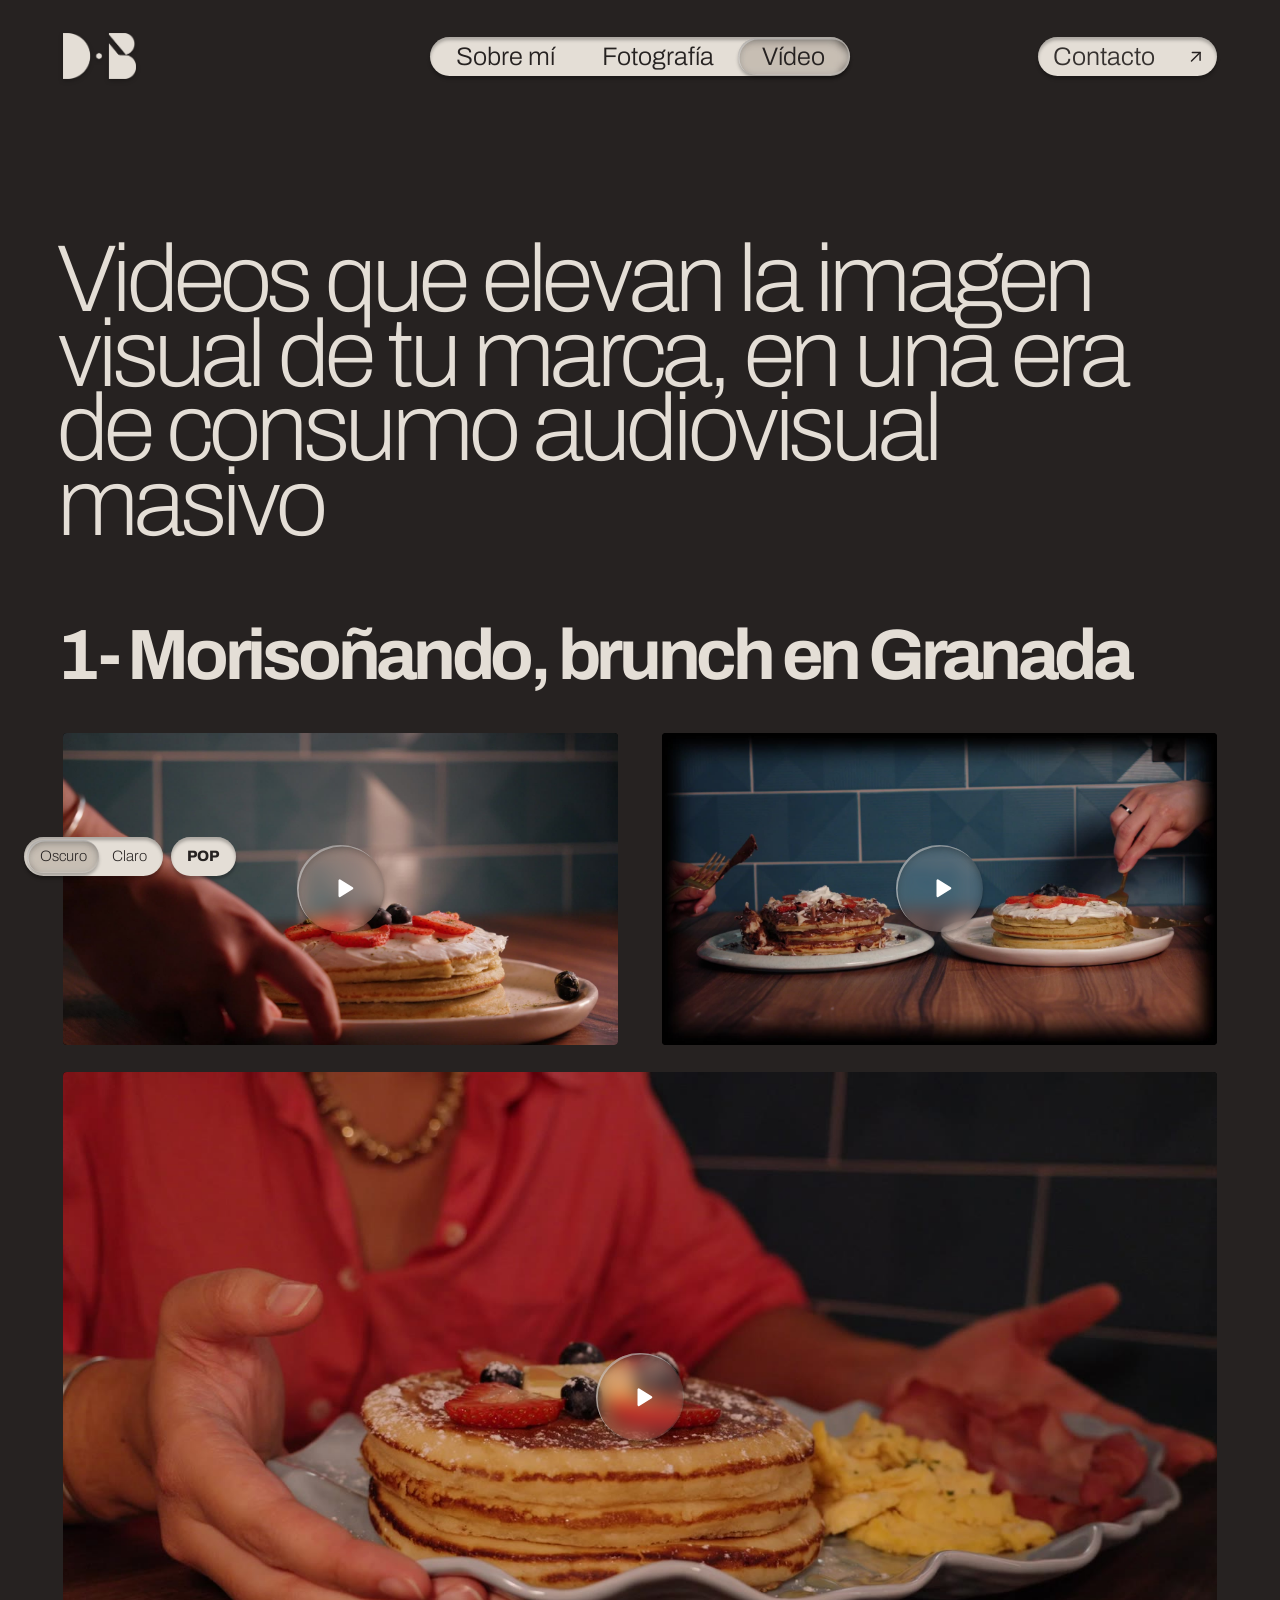
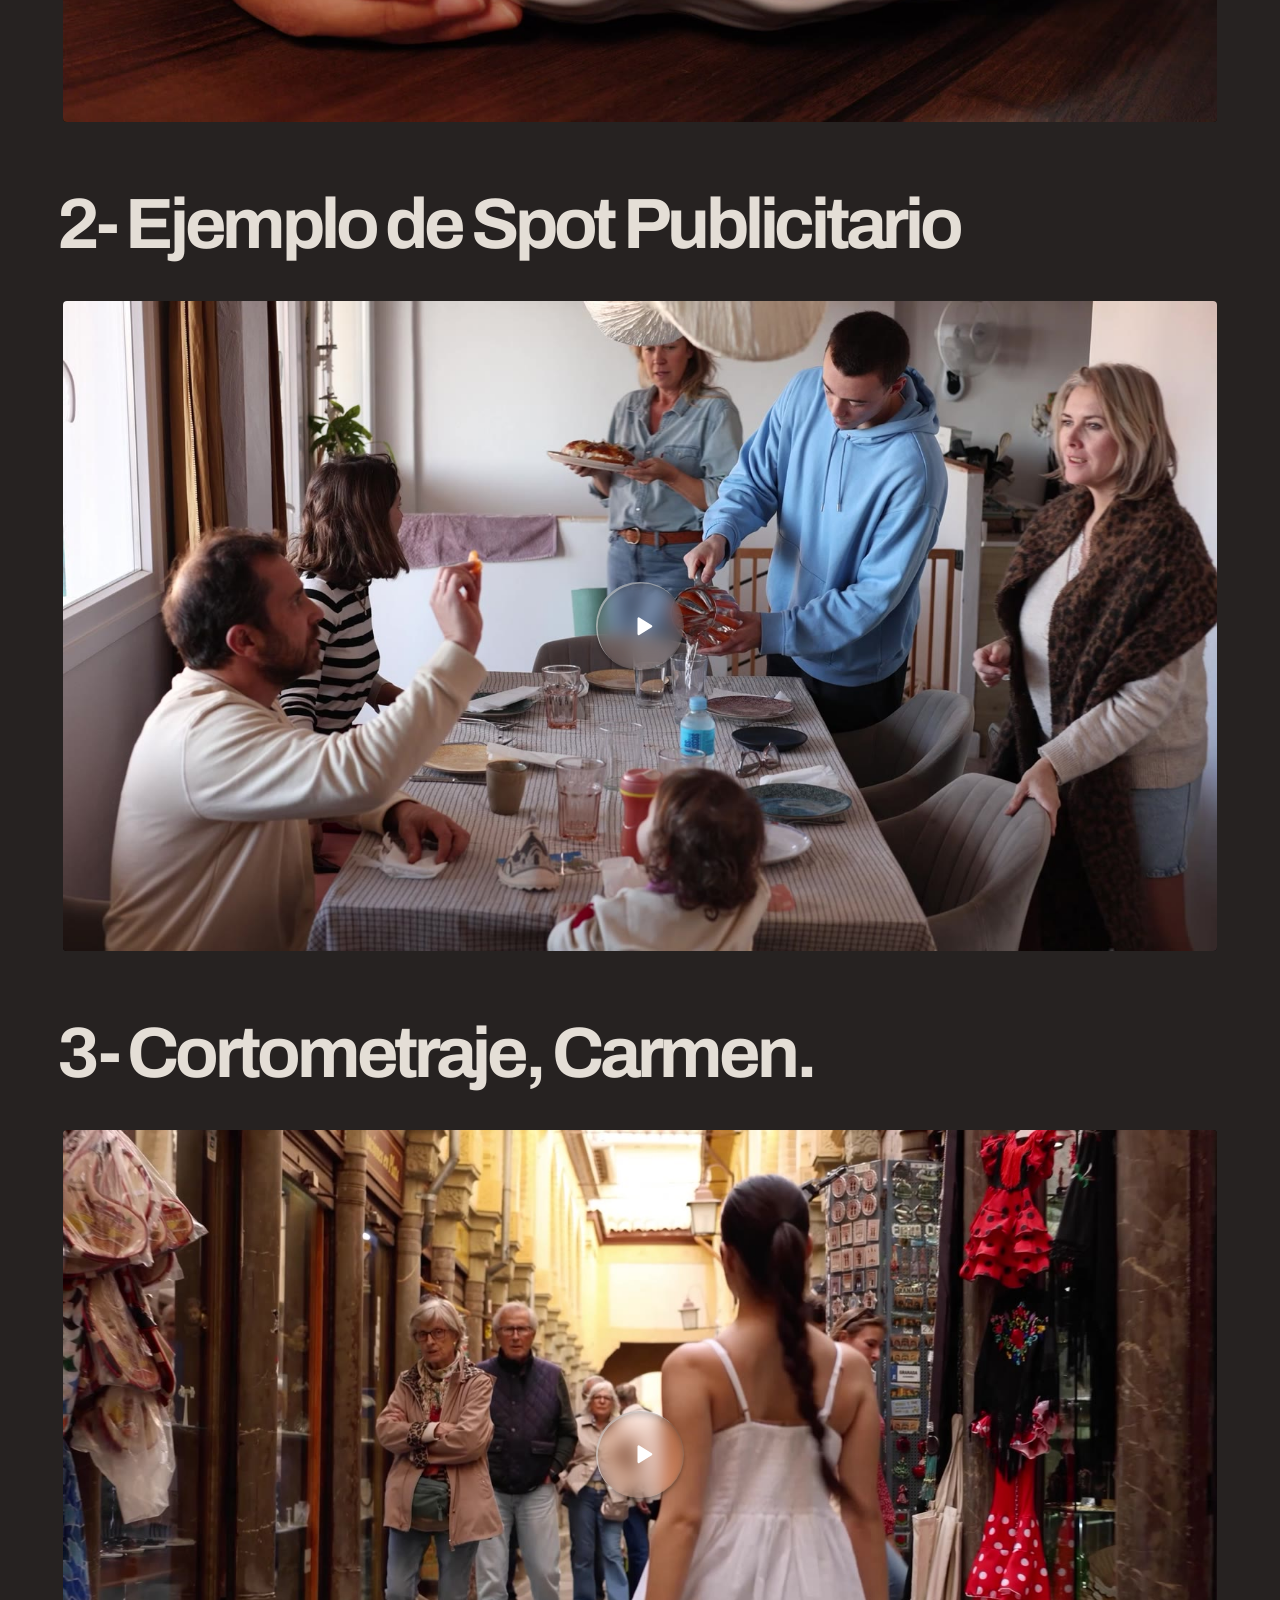
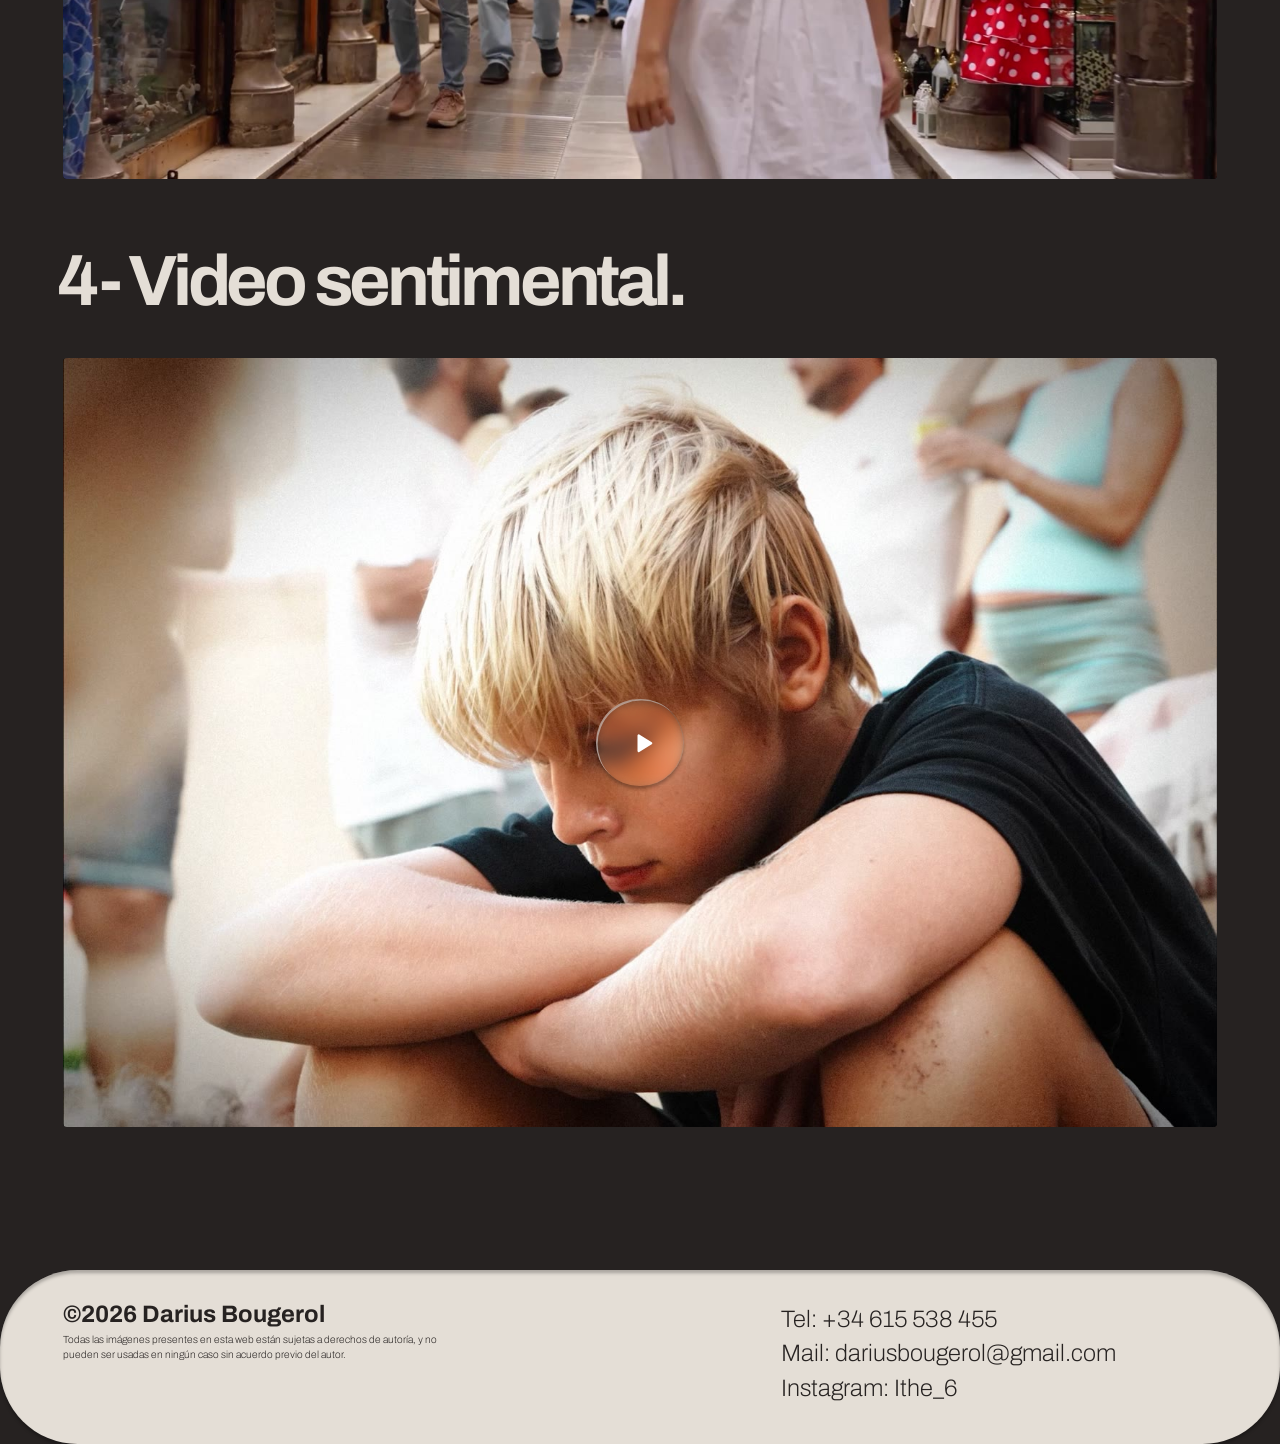
<file: video.html>
<!doctype html>
<html lang="es" data-page="video" data-theme="oscuro" data-nav="video" class="is-loading">
<head>
<meta charset="utf-8">
<meta name="viewport" content="width=device-width, initial-scale=1, viewport-fit=cover">
<title>Vídeo · Darius Bougerol</title>
<meta name="description" content="Vídeos promocionales, spots, cortometrajes y piezas sentimentales.">
<meta name="theme-color" content="#262221">
<link rel="stylesheet" href="css/main.css">
<script>
(function(){var d=document.documentElement;
try{var t=localStorage.getItem('db-theme');if(t==='claro'||t==='pop'||t==='oscuro')d.dataset.theme=t}catch(e){}
function v(){d.style.setProperty('--vw',d.clientWidth+'px')}v();addEventListener('resize',v);
if(!(window.matchMedia&&matchMedia('(prefers-reduced-motion: reduce)').matches)){}else{d.classList.add('reduce')}
setTimeout(function(){d.classList.remove('is-loading')},2500)})();
</script>
<noscript><style>.curtain{display:none}.rv{opacity:1!important;transform:none!important;filter:none!important}html.is-loading .curtain{display:none}</style></noscript>
</head>
<body class="pg-video">
<div class="bgs" aria-hidden="true"><i class="bg-o"></i><i class="bg-c"></i><i class="bg-p"></i></div>
<header class="hdr" id="hdr"><div class="cv">
<a class="logo" href="index.html" aria-label="Darius Bougerol · Inicio"><img class="lg-cream" src="assets/img/fc7e46a07f02.png" alt="D·B" width="643" height="406"><img class="lg-dark" src="assets/img/b65746082939.png" alt="" width="642" height="409"></a>
<nav class="nav pill" id="nav" aria-label="Principal"><i class="hl"></i><a href="sobre-mi.html" data-k="sobre">Sobre mí</a><a href="retrato.html" data-k="foto">Fotografía</a><a href="video.html" data-k="video" aria-current="page">Vídeo</a></nav>
<a class="contact pill" href="contacto.html" data-k="contacto"><i class="hl"></i><span class="lbl">Contacto</span><span class="arrow"><svg viewBox="0 0 24 24" aria-hidden="true"><path d="M7 17 17 7"/><path d="M8 7h9v9"/></svg></span></a>
</div></header>
<div class="topfade" aria-hidden="true"></div>
<main class="pg page-video">
<div class="blk">
<h1 class="vh sp rv" style="--mt:3.07">Videos que elevan la imagen visual de tu marca, en una era de consumo audiovisual masivo</h1>
<h2 class="vs sp rv" id="morisonando" style="--mt:0.94">1- Morisoñando, brunch en Granada</h2>
<div class="vgrid sp" style="--mt:0.45"><button class="yt rv " type="button" data-yt="LtIbkp0vARo" data-clip="loser" aria-label="Reproducir: Morisoñando loser" style="--ar:1.77778"><img class="poster" src="assets/video/loser.jpg" alt="" loading="lazy" decoding="async"><video class="pv" src="assets/video/loser.mp4" poster="assets/video/loser.jpg" muted loop playsinline preload="none"></video><span class="play"><svg viewBox="0 0 24 24" aria-hidden="true"><path d="M8 5.5v13a1 1 0 0 0 1.5.86l10.5-6.5a1 1 0 0 0 0-1.72L9.5 4.64A1 1 0 0 0 8 5.5z"/></svg></span></button><button class="yt rv " type="button" data-yt="BTB1am1jEcQ" data-clip="starwars" aria-label="Reproducir: Morisoñando Star Wars" style="--ar:1.77778"><img class="poster" src="assets/video/starwars.jpg" alt="" loading="lazy" decoding="async"><video class="pv" src="assets/video/starwars.mp4" poster="assets/video/starwars.jpg" muted loop playsinline preload="none"></video><span class="play"><svg viewBox="0 0 24 24" aria-hidden="true"><path d="M8 5.5v13a1 1 0 0 0 1.5.86l10.5-6.5a1 1 0 0 0 0-1.72L9.5 4.64A1 1 0 0 0 8 5.5z"/></svg></span></button></div>
<div class="sp" style="--mt:0.35"><button class="yt rv " type="button" data-yt="qYdGZHClr9s" data-clip="epico" aria-label="Reproducir: Morisoñando épico" style="--ar:1.77656"><img class="poster" src="assets/video/epico.jpg" alt="" loading="lazy" decoding="async"><video class="pv" src="assets/video/epico.mp4" poster="assets/video/epico.jpg" muted loop playsinline preload="none"></video><span class="play"><svg viewBox="0 0 24 24" aria-hidden="true"><path d="M8 5.5v13a1 1 0 0 0 1.5.86l10.5-6.5a1 1 0 0 0 0-1.72L9.5 4.64A1 1 0 0 0 8 5.5z"/></svg></span></button></div>
<h2 class="vs sp rv" id="spot" style="--mt:0.79">2- Ejemplo de Spot Publicitario</h2>
<div class="sp" style="--mt:0.45"><button class="yt rv " type="button" data-yt="7PN0ojebiNw" data-clip="airbnb" aria-label="Reproducir: Spot publicitario Airbnb" style="--ar:1.77656"><img class="poster" src="assets/video/airbnb.jpg" alt="" loading="lazy" decoding="async"><video class="pv" src="assets/video/airbnb.mp4" poster="assets/video/airbnb.jpg" muted loop playsinline preload="none"></video><span class="play"><svg viewBox="0 0 24 24" aria-hidden="true"><path d="M8 5.5v13a1 1 0 0 0 1.5.86l10.5-6.5a1 1 0 0 0 0-1.72L9.5 4.64A1 1 0 0 0 8 5.5z"/></svg></span></button></div>
<h2 class="vs sp rv" id="carmen" style="--mt:0.79">3- Cortometraje, Carmen.</h2>
<div class="sp" style="--mt:0.45"><button class="yt rv " type="button" data-yt="UbR8HcodsA4" data-clip="carmen" aria-label="Reproducir: Cortometraje Carmen" style="--ar:1.77873"><img class="poster" src="assets/video/carmen.jpg" alt="" loading="lazy" decoding="async"><video class="pv" src="assets/video/carmen.mp4" poster="assets/video/carmen.jpg" muted loop playsinline preload="none"></video><span class="play"><svg viewBox="0 0 24 24" aria-hidden="true"><path d="M8 5.5v13a1 1 0 0 0 1.5.86l10.5-6.5a1 1 0 0 0 0-1.72L9.5 4.64A1 1 0 0 0 8 5.5z"/></svg></span></button></div>
<h2 class="vs sp rv" id="sentimental" style="--mt:0.79">4- Video sentimental.</h2>
<div class="sp" style="--mt:0.45"><button class="yt rv " type="button" data-yt="jB1jmcbXkdM" data-clip="sentimental" aria-label="Reproducir: Vídeo sentimental" style="--ar:1.50000"><img class="poster" src="assets/video/sentimental.jpg" alt="" loading="lazy" decoding="async"><video class="pv" src="assets/video/sentimental.mp4" poster="assets/video/sentimental.jpg" muted loop playsinline preload="none"></video><span class="play"><svg viewBox="0 0 24 24" aria-hidden="true"><path d="M8 5.5v13a1 1 0 0 0 1.5.86l10.5-6.5a1 1 0 0 0 0-1.72L9.5 4.64A1 1 0 0 0 8 5.5z"/></svg></span></button></div>
</div>
<footer class="ftr rv">
<p class="copy">©2026 Darius Bougerol</p>
<p class="legal">Todas las imágenes presentes en esta web están sujetas a derechos de autoría, y no pueden ser usadas en ningún caso sin acuerdo previo del autor.</p>
<div class="links">
<a href="tel:+34615538455">Tel: +34 615 538 455</a>
<a href="mailto:dariusbougerol@gmail.com">Mail: dariusbougerol@gmail.com</a>
<a href="https://www.instagram.com/ithe_6/" target="_blank" rel="noopener">Instagram: Ithe_6</a>
</div>
</footer>
</main>
<div class="tsw" id="tsw" role="group" aria-label="Tema">
<div class="pill a"><i class="hl"></i><button type="button" data-t="oscuro">Oscuro</button><button type="button" data-t="claro">Claro</button></div>
<div class="pill b"><i class="hl"></i><button type="button" data-t="pop">POP</button></div>
</div>
<nav class="mnav pill" id="mnav" aria-label="Navegación"><i class="hl"></i><a href="sobre-mi.html" data-k="sobre">Sobre mí</a><a href="retrato.html" data-k="foto">Fotografía</a><a href="video.html" data-k="video" aria-current="page">Vídeo</a><a href="contacto.html" data-k="contacto">Contacto</a></nav>
<div class="stack" id="stack" aria-hidden="true" role="dialog" aria-label="Galería">
<div class="veil"></div><div class="stage" id="stage"></div>
<button class="ctl close" type="button" aria-label="Cerrar">×</button>
<div class="ctl count" id="stackCount"></div>
<div class="ctl hint">Desliza · rueda · flechas</div>
</div>
<div class="curtain" aria-hidden="true"></div>
<div class="cur" aria-hidden="true"><svg viewBox="0 0 22 31"><path d="M2 2v24.6l6-5.7 4.2 9.6 4-1.8-4.1-9.3H20.2z"/></svg></div>
<script src="js/engine.js" defer></script>
<script src="js/app.js" defer></script>
<script src="js/video.js" defer></script>
</body>
</html>
</file>
<file: css/main.css>
/* ==========================================================================
   Portafolio · Darius Bougerol
   Medidas y tokens tomados de tu Figma (lienzo 1616 px). 1rem = 100 px de diseño.
   Escritorio: 1rem = 100·(ancho/1616) · Móvil: 1rem = 100·(ancho/430)
   ========================================================================== */

@font-face {
  font-family: "Archivo";
  src: url("../assets/fonts/Archivo-Variable.ttf") format("truetype");
  font-weight: 100 900;
  font-stretch: 62% 125%;
  font-style: normal;
  font-display: swap;
}

:root {
  --vw: 100vw;
  --u: calc(min(var(--vw), 2400px) / 1616);
  --cream: #e4ded6;
  --ink: #262221;
  --grey: #7e7b76;

  --fg: var(--cream);
  --pill: var(--cream);
  --pill-ink: var(--ink);
  --tint: rgba(38, 34, 33, 0.2);
  --hl-edge: rgba(255, 255, 255, 0.55);
  --shadow: rgba(0, 0, 0, 0.25);
  --popc: #2717b3;

  --cw: 16.16rem;     /* ancho del lienzo */
  --gx: 0.8rem;       /* margen lateral del contenido */
  --ms: 1;            /* escala de márgenes verticales */
  --fk: 1;            /* escala del texto grande */

  --ease: cubic-bezier(0.16, 1, 0.3, 1);
  --ease-io: cubic-bezier(0.76, 0, 0.24, 1);
}

html[data-theme="claro"] {
  --fg: var(--ink);
  --pill: var(--ink);
  --pill-ink: var(--cream);
  --tint: rgba(228, 222, 214, 0.18);
}
html[data-theme="pop"][data-page="retrato"] { --popc: #2717b3; }
html[data-theme="pop"][data-page="comercial"] { --popc: #aa0e11; }
html[data-theme="pop"][data-page="documental"] { --popc: #115300; }
html[data-theme="pop"][data-page="eventos"] { --popc: #eaa800; }
html[data-theme="pop"][data-page="sobre"] { --popc: #2717b3; }
html[data-theme="pop"][data-page="video"] { --popc: #aa0e11; }
html[data-theme="pop"][data-page="contacto"] { --popc: #2717b3; }
html[data-theme="pop"][data-page="home"] { --popc: #2717b3; }

@media (max-width: 899px) {
  :root {
    --u: calc(min(var(--vw), 760px) / 430);
    --cw: 4.3rem;
    --gx: 0.2rem;
    --ms: 0.3;
    --fk: 0.3;
  }
}

*, *::before, *::after { box-sizing: border-box; }
html {
  font-size: calc(var(--u) * 100);
  background: #262221;
  -webkit-text-size-adjust: 100%;
  text-size-adjust: 100%;
  -webkit-tap-highlight-color: transparent;
  scrollbar-width: none;
  overscroll-behavior-y: none;
}
html[data-theme="claro"] { background: #cfc9c1; }
html[data-theme="pop"] { background: var(--popc); }
html::-webkit-scrollbar { display: none; }
body {
  position: relative;
  isolation: isolate;
  display: flow-root;
  margin: 0;
  min-height: 100vh;
  color: var(--fg);
  font-family: "Archivo", "Helvetica Neue", Arial, sans-serif;
  font-weight: 200;
  font-size: 0.3rem;
  line-height: 1.2;
  overflow-x: clip;
  -webkit-font-smoothing: antialiased;
  text-rendering: optimizeLegibility;
  transition: color 0.7s ease;
}
img, video, svg { display: block; max-width: 100%; }
a { color: inherit; text-decoration: none; }
button { font: inherit; color: inherit; background: none; border: 0; padding: 0; cursor: pointer; }
p, h1, h2, h3 { margin: 0; }
::selection { background: var(--fg); color: var(--pill-ink); }

/* Fondos (se cruzan al cambiar de tema) */
.bgs { position: absolute; inset: 0; z-index: -1; pointer-events: none; overflow: hidden; }
.bgs i { position: absolute; inset: 0; opacity: 0; transition: opacity 0.9s ease; }
.bg-o { background: #262221; }
.bg-c { background: linear-gradient(180deg, #e4ded6 30%, #7e7b76 100%); }
.bg-p { background: var(--popc); transition: opacity 0.9s ease, background-color 0.9s ease !important; }
html[data-theme="oscuro"] .bg-o, html[data-theme="claro"] .bg-c, html[data-theme="pop"] .bg-p { opacity: 1; }
html[data-page="contacto"][data-theme="claro"] .bg-c { background: linear-gradient(180deg, #e4ded6 0%, #7e7b76 60%); }
html[data-page="home"][data-theme="claro"] .bg-c { background: linear-gradient(180deg, #e4ded6 55%, #7e7b76 100%); }

.cv { position: relative; width: var(--cw); margin-inline: auto; }
.sr { position: absolute; width: 1px; height: 1px; overflow: hidden; clip: rect(0 0 0 0); white-space: nowrap; }

/* --------------------------------------------------------------------------
   Píldoras de cristal (Figma: relleno + sombra + sombra interior + glass)
   -------------------------------------------------------------------------- */
.pill {
  position: relative;
  background: var(--pill);
  color: var(--pill-ink);
  border-radius: 0.3rem;
  box-shadow: 0 0.04rem 0.04rem var(--shadow), inset 0 0.04rem 0.04rem var(--shadow);
  transition: background-color 0.7s ease, color 0.7s ease;
}
.hl {
  position: absolute;
  z-index: 0;
  border-radius: 0.3rem;
  background: var(--tint);
  -webkit-backdrop-filter: blur(0.06rem) saturate(1.6) brightness(1.04);
  backdrop-filter: blur(0.06rem) saturate(1.6) brightness(1.04);
  box-shadow:
    0 0.04rem 0.04rem var(--shadow),
    inset 0 0.04rem 0.1rem var(--shadow),
    inset 0.02rem 0.02rem 0 var(--hl-edge),
    inset -0.012rem -0.012rem 0 rgba(255, 255, 255, 0.16);
  pointer-events: none;
  opacity: 0;
  transition: left 0.75s var(--ease), top 0.75s var(--ease), width 0.75s var(--ease), height 0.75s var(--ease), opacity 0.45s ease;
}
.hl.on, a.pill:hover > .hl, a.pill[aria-current="page"] > .hl { opacity: 1; }

/* --------------------------------------------------------------------------
   Cabecera
   -------------------------------------------------------------------------- */
.hdr {
  position: fixed; inset: 0 0 auto 0; z-index: 60;
  pointer-events: none;
  transition: transform 0.8s var(--ease), opacity 0.6s ease;
}
.hdr.is-hidden { transform: translateY(-130%); }
.hdr .cv { height: 1.4rem; }
.hdr a, .hdr nav { pointer-events: auto; }

.logo { position: absolute; left: 0.8rem; top: 0.42rem; width: 0.92rem; display: block; }
.logo img { width: 100%; height: auto; aspect-ratio: 643 / 406; filter: drop-shadow(0 0.03rem 0.03rem rgba(0, 0, 0, 0.25)); transition: transform 0.8s var(--ease); }
.logo:hover img { transform: scale(1.05) rotate(-2deg); }
.lg-dark { display: none !important; }
html[data-theme="claro"] .lg-cream { display: none !important; }
html[data-theme="claro"] .lg-dark { display: block !important; }

.nav { position: absolute; left: 0; right: 0; width: max-content; margin-inline: auto; top: 0.465rem; height: 0.5rem; display: flex; padding: 0 0.02rem; }
.nav a, .contact .lbl {
  position: relative; z-index: 1; display: block; height: 0.5rem;
  font-weight: 300; font-size: 0.32rem; line-height: 0.5rem; white-space: nowrap;
}
.nav a { padding: 0 0.3rem; transition: opacity 0.3s ease; }
.nav .hl, .contact .hl { top: 0.02rem; height: 0.46rem; }

.contact { position: absolute; right: 0.8rem; top: 0.465rem; width: 2.25rem; height: 0.5rem; display: flex; align-items: center; justify-content: space-between; padding-left: 0.18rem; }
.contact .lbl { opacity: 0.92; }
.contact .hl { left: 0.02rem; width: calc(100% - 0.04rem); }
.contact .arrow { position: relative; z-index: 1; width: 0.5rem; height: 0.5rem; margin-right: 0.01rem; transition: transform 0.7s var(--ease); }
.contact:hover .arrow { transform: translate(0.04rem, -0.04rem); }
.arrow svg { width: 100%; height: 100%; fill: none; stroke: var(--pill-ink); stroke-width: 1.7; stroke-linecap: round; stroke-linejoin: round; padding: 0.19rem; }
.contact .arrow svg { padding: 0.12rem; }

/* Redes: iconos de línea monocromos (usan el color de la píldora) */
.hdr .icons { position: absolute; right: 0.8rem; top: 0.42rem; display: flex; gap: 0.12rem; }
.icons a, .icons-m a { position: relative; width: 0.58rem; height: 0.58rem; border-radius: 0.3rem; display: grid; place-items: center; transition: transform 0.8s var(--ease); }
.icons a svg, .icons-m a svg { position: relative; z-index: 1; width: 0.3rem; height: 0.3rem; fill: none; stroke: currentColor; stroke-width: 1.5; stroke-linecap: round; stroke-linejoin: round; }
.icons a .hl { inset: 0; }
.icons a:hover { transform: translateY(-0.05rem) rotate(-5deg) scale(1.07); }
.icons-m { display: none; }

/* --------------------------------------------------------------------------
   Maquetación
   -------------------------------------------------------------------------- */
.pg { position: relative; }
.blk { position: relative; width: var(--cw); margin-inline: auto; --gx: 0.8rem; }
.blk > *, .sec > * { margin-left: var(--gx); width: calc(var(--cw) - 2 * var(--gx)); }
.sec.inset { --gx: var(--inset, 1.15rem); }
.sp { margin-top: calc(var(--mt, 0) * 1rem * var(--ms)); }

/* Menú de fotografía (Retrato · Comercial · Documental · Eventos): barra fija inferior, gemela del menú superior */
.fbar { position: fixed; left: 0; right: 0; bottom: 0.3rem; width: max-content; margin-inline: auto; z-index: 70; height: 0.5rem; display: flex; padding: 0 0.02rem;
  transition: background-color 0.7s ease, color 0.7s ease; }
.fbar a { position: relative; z-index: 1; display: block; height: 0.5rem; padding: 0 0.26rem; font-weight: 300; font-size: 0.3rem; line-height: 0.5rem; white-space: nowrap; }
.fbar .hl { top: 0.02rem; height: 0.46rem; }

.hd {
  font-weight: 200; letter-spacing: 0; color: var(--fg); white-space: nowrap;
  font-size: calc(1.2rem * var(--fk)); line-height: calc(0.59rem * var(--fk));
}
.blk > .hd, .sec > .hd { margin-left: calc(var(--gx) - 0.07rem * var(--fk)); }
.tx {
  color: var(--fg); letter-spacing: -0.05em; text-align: justify; text-align-last: left; hyphens: none;
  font-size: calc(var(--fs, 1.2) * 1rem * var(--fk)); line-height: calc(var(--lh, 1.28) * 1rem * var(--fk));
}
.blk > .tx { margin-left: calc(var(--gx) - 0.08rem * var(--fk)); width: calc(var(--cw) - 2 * var(--gx) + 0.16rem * var(--fk)); }
.tx .gap { display: inline-block; width: 1.4em; }

.hero { position: relative; }
.hero-wrap { position: relative; }

.gal { display: grid; grid-template-columns: repeat(3, minmax(0, 1fr)); column-gap: calc(var(--cg, 0.45) * 1rem); align-items: start; }
.gal .col { display: flex; flex-direction: column; row-gap: calc(var(--rg, 0.3) * 1rem); min-width: 0; }
/* foto grande dentro de la rejilla: ocupa 2 de las 3 columnas y la rejilla sigue a su lado */
.gal.has-hero { row-gap: calc(var(--rg, 0.3) * 1rem); }
.gal.has-hero > .hero { grid-column: 1 / span 2; grid-row: 1; }
.gal.has-hero > .col[data-col="0"] { grid-column: 1; grid-row: 2; }
.gal.has-hero > .col[data-col="1"] { grid-column: 2; grid-row: 2; }
.gal.has-hero > .col[data-col="2"] { grid-column: 3; grid-row: 1 / span 2; }
.gal.has-hero.flip > .hero { grid-column: 2 / span 2; }
.gal.has-hero.flip > .col[data-col="0"] { grid-column: 1; grid-row: 1 / span 2; }
.gal.has-hero.flip > .col[data-col="1"] { grid-column: 2; grid-row: 2; }
.gal.has-hero.flip > .col[data-col="2"] { grid-column: 3; grid-row: 2; }

.ph {
  position: relative; display: block; width: 100%; aspect-ratio: var(--ar, 0.75);
  border-radius: var(--rad, 0.05rem);
  transform-style: preserve-3d; will-change: transform; outline: none;
  -webkit-user-drag: none;
}
.ph .pf { position: absolute; inset: 0; overflow: hidden; border-radius: inherit; background: rgba(128, 128, 128, 0.14); }
.ph .pf img { position: absolute; inset: 0; width: 100%; height: 100%; object-fit: cover; will-change: transform; -webkit-user-drag: none; user-select: none; }
.ph::after {
  content: ""; position: absolute; inset: 0; border-radius: inherit; pointer-events: none;
  box-shadow: 0 0.5rem 1rem rgba(0, 0, 0, 0.5); opacity: var(--sh, 0); z-index: -1;
}
.ph.is-lift { z-index: 20; }
.ph:focus-visible .pf { outline: 2px solid var(--fg); outline-offset: 3px; }
.ph.is-gone { visibility: hidden; }

/* revelado de fotos */
.rvp { opacity: 0; transform: translate3d(0, 0.35rem, 0) scale(0.985); transition: opacity 1.1s var(--ease), transform 1.4s var(--ease); transition-delay: var(--d, 0s); }
.rvp img { transform: scale(1.14); transition: transform 1.8s var(--ease); transition-delay: var(--d, 0s); }
.rvp.in { opacity: 1; transform: none; }
.rvp.in img { transform: none; }
.rvp.done, .rvp.done img { transition: none; }

/* CTA */
.cta { display: flex; align-items: center; justify-content: space-between; height: 0.78rem; width: 7.63rem !important; margin-inline: auto !important; padding-left: 0.31rem; font-size: 0.3rem; font-weight: 200; white-space: nowrap; }
.cta > span { position: relative; z-index: 1; }
.cta .arrow { width: 0.75rem; height: 0.75rem; margin-right: 0.03rem; flex: none; transition: transform 0.7s var(--ease); }
.cta:hover .arrow { transform: translate(0.06rem, -0.06rem); }
.cta .hl { inset: 0; width: auto; height: auto; opacity: 0.55; transition: opacity 0.5s ease; }
.cta:hover .hl { opacity: 1; }

/* Pie */
.ftr { position: relative; height: 2.2rem; margin: 1.8rem auto 0; border-radius: 0.98rem; background: var(--pill); color: var(--pill-ink); width: var(--cw);
  box-shadow: 0 0.04rem 0.04rem var(--shadow), inset 0 0.04rem 0.04rem var(--shadow); }
@media (min-width: 900px) { .pg-retrato .ftr, .pg-comercial .ftr, .pg-documental .ftr, .pg-eventos .ftr { margin-bottom: 1.15rem; } }   /* deja sitio a la barra fija inferior */
.ftr .copy { position: absolute; left: 0.8rem; top: 0.27rem; font-size: 0.3rem; font-weight: 700; line-height: 0.59rem; white-space: nowrap; }
.ftr .legal { position: absolute; left: 0.8rem; top: 0.78rem; width: 4.9rem; font-size: 0.13rem; line-height: 0.2rem; font-weight: 200; }
.ftr .links { position: absolute; left: 9.86rem; top: 0.4rem; font-size: 0.3rem; font-weight: 200; line-height: 0.44rem; }
.ftr .links a { display: block; width: max-content; transition: opacity 0.3s ease, transform 0.6s var(--ease); }
.ftr .links a:hover { opacity: 0.6; transform: translateX(0.06rem); }

/* Selector de tema (fijo, esquina inferior izquierda) */
.tsw { position: fixed; left: 0.3rem; bottom: 0.3rem; z-index: 70; display: flex; gap: 0.1rem; align-items: center; transition: opacity 0.6s ease, transform 0.8s var(--ease); }
.tsw .pill { height: 0.5rem; display: flex; align-items: center; padding: 0 0.04rem; border-radius: 0.25rem; }
.tsw .pill button { position: relative; z-index: 1; height: 100%; padding: 0 0.16rem; font-size: 0.19rem; font-weight: 200; line-height: 0.5rem; color: inherit; transition: opacity 0.3s; }
.tsw .pill button:hover { opacity: 0.7; }
.tsw .b button { font-weight: 800; padding: 0 0.17rem; }
.tsw .hl { top: 0.04rem; height: 0.42rem; border-radius: 0.21rem; }

/* Cortina de transición */
.curtain { position: fixed; inset: 0; z-index: 200; background: #262221; opacity: 0; pointer-events: none; transition: opacity 0.5s ease; }
html[data-theme="claro"] .curtain { background: #d7d1c9; }
html[data-theme="pop"] .curtain { background: var(--popc); }
.curtain.on { opacity: 1; pointer-events: auto; }
html.is-loading .curtain { opacity: 1; transition: none; }

/* Cursor: flecha triangular clásica, unas 2,5 veces más grande que la del sistema */
.cur { position: fixed; left: 0; top: 0; z-index: 9999; pointer-events: none; display: none; will-change: transform; --cf: #fff; --cs: #1a1716; }
html[data-theme="claro"] .cur { --cf: #1a1716; --cs: #fff; }
.cur svg { display: block; width: 31px; height: 44px; margin: -3px 0 0 -3px; overflow: visible; transform-origin: 3px 3px; filter: drop-shadow(0 3px 4px rgba(0, 0, 0, 0.35)); transition: transform 0.5s var(--ease); }
.cur path { fill: var(--cf); stroke: var(--cs); stroke-width: 1.6; stroke-linejoin: round; transition: fill 0.3s, stroke 0.3s; }
.cur.is-link svg, .cur.is-photo svg { transform: scale(1.16) rotate(-8deg); }
.cur.is-down svg { transform: scale(0.86) rotate(-3deg); transition-duration: 0.15s; }
.cur.is-hidden { opacity: 0; }
@media (hover: hover) and (pointer: fine) {
  html.has-cursor, html.has-cursor * { cursor: none !important; }
  html.has-cursor .cur { display: block; }
}

/* Revelado suave */
.rv { opacity: 0; transform: translate3d(0, 0.32rem, 0); filter: blur(0.05rem); transition: opacity 1.2s var(--ease), transform 1.4s var(--ease), filter 1.2s var(--ease), background-color 0.7s ease, color 0.7s ease; transition-delay: var(--d, 0s); }
.rv.in { opacity: 1; transform: none; filter: none; }
.rv.done { transition-delay: 0s; }
html.reduce .rv, html.reduce .rvp { opacity: 1; transform: none; filter: none; transition: none; }
html.reduce .rvp img { transform: none; }

/* Cambio de tema: transición suave en todo */
html.theming *, html.theming *::before, html.theming *::after { transition: background-color 0.8s ease, color 0.8s ease, border-color 0.8s ease, box-shadow 0.8s ease, fill 0.8s ease, stroke 0.8s ease !important; }

/* --------------------------------------------------------------------------
   Pila infinita (visor al pulsar una foto)
   -------------------------------------------------------------------------- */
.stack { position: fixed; inset: 0; z-index: 150; display: none; touch-action: none; user-select: none; -webkit-user-select: none; }
.stack.is-open { display: block; }
.stack .veil { position: absolute; inset: 0; background: #262221; opacity: 0; transition: opacity 0.7s var(--ease); }
html[data-theme="claro"] .stack .veil { background: #d7d1c9; }
html[data-theme="pop"] .stack .veil { background: var(--popc); }
.stack.is-in .veil { opacity: 0.985; }
.stack .stage { position: absolute; inset: 0; overflow: hidden; }
.stack .card { position: absolute; left: 0; top: 0; overflow: hidden; border-radius: 0.05rem; will-change: transform, opacity; box-shadow: 0 0.3rem 0.9rem rgba(0, 0, 0, 0.4); background: #1c1918; backface-visibility: hidden; }
.stack .card img { position: absolute; inset: 0; width: 100%; height: 100%; object-fit: cover; pointer-events: none; -webkit-user-drag: none; }
.stack .ctl { position: absolute; z-index: 3; display: flex; align-items: center; justify-content: center; color: var(--fg); font-size: 0.2rem; font-weight: 300; }
.stack .close { top: 0.3rem; right: 0.3rem; width: 0.74rem; height: 0.74rem; border-radius: 50%; border: 1.5px solid currentColor; font-size: 0.34rem; font-weight: 200; transition: transform 0.6s var(--ease), background 0.3s, color 0.3s; }
.stack .close:hover { transform: rotate(90deg); background: var(--fg); color: var(--pill-ink); }
.stack .count { left: 0.34rem; top: 0.46rem; letter-spacing: 0.02em; font-variant-numeric: tabular-nums; }
.stack .hint { left: 50%; bottom: 0.34rem; transform: translateX(-50%); opacity: 0.55; white-space: nowrap; font-size: 0.16rem; letter-spacing: 0.04em; text-transform: uppercase; }

/* --------------------------------------------------------------------------
   Vídeo
   -------------------------------------------------------------------------- */
.vh { font-weight: 200; letter-spacing: -0.05em; color: var(--fg); font-size: calc(1.2rem * var(--fk)); line-height: calc(0.94rem * var(--fk)); text-align: left; }
.vs { font-weight: 700; letter-spacing: -0.06em; color: var(--fg); font-size: calc(0.9rem * var(--fk)); line-height: calc(1.03rem * var(--fk)); }
.blk > .vh, .blk > .vs { margin-left: calc(var(--gx) - 0.08rem * var(--fk)); }
.yt { position: relative; display: block; overflow: hidden; border-radius: 0.05rem; background: #000; aspect-ratio: var(--ar, 1.7778); padding: 0; width: 100%; color: #fff; isolation: isolate; text-align: left; }
.yt video, .yt iframe, .yt .poster { position: absolute; inset: 0; width: 100%; height: 100%; object-fit: cover; border: 0; transition: transform 1.4s var(--ease), opacity 0.6s ease; }
.yt video { opacity: 0; }
.yt.is-live video { opacity: 1; }
.yt:hover video, .yt:hover .poster { transform: scale(1.04); }
.yt.is-playing video, .yt.is-playing .poster, .yt.is-playing .play { display: none; }
.yt .play { position: absolute; left: 50%; top: 50%; width: 1.1rem; height: 1.1rem; margin: -0.55rem 0 0 -0.55rem; border-radius: 50%; display: grid; place-items: center;
  background: rgba(228, 222, 214, 0.2); -webkit-backdrop-filter: blur(0.1rem) saturate(1.6); backdrop-filter: blur(0.1rem) saturate(1.6);
  box-shadow: 0 0.04rem 0.04rem var(--shadow), inset 0 0.04rem 0.1rem var(--shadow), inset 0.02rem 0.02rem 0 rgba(255, 255, 255, 0.55);
  transition: transform 0.8s var(--ease); z-index: 2; }
.yt:hover .play { transform: scale(1.14); }
.yt .play svg { width: 0.36rem; height: 0.36rem; fill: #fff; margin-left: 0.05rem; }
.vgrid { display: grid; grid-template-columns: 1fr 1fr; column-gap: 0.55rem; }

/* --------------------------------------------------------------------------
   Contacto
   -------------------------------------------------------------------------- */
.page-contacto { min-height: 100vh; min-height: 100svh; display: flex; flex-direction: column; }
html[data-page="contacto"] body { min-height: 100vh; min-height: 100svh; }   /* sin holgura de scroll en móvil */
.page-contacto .ftr { margin-top: auto; }
.page-contacto .blk { margin-bottom: 0.5rem; }
/* pie de contacto: pastilla compacta con solo los derechos de autoría, abajo a la derecha (el selector de estilo ocupa la izquierda) */
.ftr-min { height: auto; display: flex; align-items: center; gap: 0.5rem; width: max-content; max-width: calc(var(--cw) - 1.6rem); padding: 0.26rem 0.55rem 0.26rem 0.6rem; border-radius: 0.55rem; }
.ftr-min .copy, .ftr-min .legal { position: static; }
.ftr-min .copy { line-height: 0.59rem; }
.ftr-min .legal { width: 5.6rem; }
.page-contacto .ftr-min { align-self: flex-end; margin: auto calc((100% - var(--cw)) / 2 + 0.8rem) 0.3rem auto; }
.contact-pills { display: flex; flex-direction: column; row-gap: 0.27rem; align-items: flex-start; }
.contact-pills .pill { display: inline-flex; align-items: center; height: 1.3rem; padding: 0 0.74rem; font-size: 0.6rem; font-weight: 200; line-height: 1; border-radius: 0.45rem; white-space: nowrap; transition: transform 0.9s var(--ease), opacity 1.2s var(--ease), filter 1.2s var(--ease), background-color 0.7s ease, color 0.7s ease; }
.contact-pills .pill > span { position: relative; z-index: 1; }
.contact-pills .pill:nth-child(1), .contact-pills .pill:nth-child(3) { min-width: 7.24rem; }
.contact-pills .pill:nth-child(2) { min-width: 9.92rem; }
.contact-pills .pill .hl { inset: 0; width: auto; height: auto; border-radius: 0.45rem; }
.contact-pills .pill:hover { transform: translateX(0.14rem); }
.contact-pills .pill:hover .hl { opacity: 1; }

/* --------------------------------------------------------------------------
   Sobre mí
   -------------------------------------------------------------------------- */
.about-hero { position: relative; width: var(--cw); height: 12.41rem; margin-inline: auto; }
.about-hero .slot { position: absolute; left: 0.8rem; top: 1.5rem; width: 14.55rem; height: 10.91rem; }
.about-hero .big { position: absolute; left: 0; top: 0; width: 100%; height: 100%; overflow: hidden; border-radius: 0.05rem; z-index: 30; will-change: left, top, width, height; }
.about-hero .big img { width: 100%; height: 100%; object-fit: cover; will-change: transform; }
.scrollcue { position: fixed; left: 50%; bottom: 0.45rem; transform: translateX(-50%); z-index: 45; display: flex; flex-direction: column; align-items: center; gap: 0.1rem; font-size: 0.17rem; font-weight: 300; letter-spacing: 0.14em; text-transform: uppercase; color: #e4ded6; text-shadow: 0 0 0.12rem rgba(0, 0, 0, 0.55); opacity: 0; transition: opacity 0.8s ease; pointer-events: none; }
.scrollcue i { display: block; width: 2px; height: 0.5rem; background: currentColor; box-shadow: 0 0 0.1rem rgba(0, 0, 0, 0.5); transform-origin: top; animation: cue 1.8s ease-in-out infinite; }
html.intro .scrollcue { opacity: 0.9; }
@keyframes cue { 0% { transform: scaleY(0); transform-origin: top; } 50% { transform: scaleY(1); transform-origin: top; } 51% { transform: scaleY(1); transform-origin: bottom; } 100% { transform: scaleY(0); transform-origin: bottom; } }
html.intro .hdr, html.intro .tsw, html.intro .mnav { opacity: 0; pointer-events: none; }
html.intro .hdr { transform: translateY(-0.3rem); }
html.intro .tsw { transform: translateY(0.3rem); }
.lines { height: 0.04rem; background: var(--fg); border-radius: 0.02rem; }

.brands { display: grid; grid-template-columns: repeat(4, 1fr); column-gap: 0.2rem; }
.brands .card { position: relative; aspect-ratio: 349 / 232; border-radius: 0.05rem; display: grid; place-items: center; background: #e4ded6; box-shadow: 0 0.04rem 0.04rem var(--shadow), inset 0 0.04rem 0.04rem var(--shadow); overflow: hidden; }
.brands .card img { width: var(--lw, 70%); height: auto; max-height: 62%; object-fit: contain; }
.trio { display: grid; grid-template-columns: repeat(3, minmax(0, 1fr)); column-gap: 0.45rem; }

/* --------------------------------------------------------------------------
   Inicio
   -------------------------------------------------------------------------- */
/* Inicio: página estática (sin holgura de scroll). El documento se fija al tamaño visible de la pantalla. */
html[data-page="home"], html[data-page="home"] body { height: 100%; overflow: hidden; overscroll-behavior: none; }
html[data-page="home"] body { position: fixed; inset: 0; width: 100%; min-height: 0; }
.home { position: absolute; inset: 0; overflow: hidden; }
/* el selector de estilo aparece junto al resto de la interfaz, cuando termina la intro del logo */
html[data-page="home"] .tsw { opacity: 0; pointer-events: none; transition: opacity 0.9s ease, transform 0.8s var(--ease); }
html[data-page="home"].home-ui .tsw { opacity: 1; pointer-events: auto; }
.hdr-home .logo { opacity: 0; transition: opacity 0.5s ease; }
html.home-ready .hdr-home .logo { opacity: 1; transition: none; }
.logo-intro { position: absolute; left: 0; top: 0; width: 3.1rem; opacity: 0; z-index: 66; pointer-events: none; transform-origin: 0 0; }
.li-in { position: relative; width: 100%; aspect-ratio: 643 / 406; transform-origin: 50% 50%; will-change: transform; }
/* el logo se parte en tres piezas (D · B) con recortes; cada una se anima por separado */
.lp { position: absolute; inset: 0; will-change: transform, opacity; opacity: 0; }
.lp img { position: absolute; inset: 0; width: 100%; height: 100%; object-fit: fill; filter: drop-shadow(0 0.03rem 0.04rem rgba(0, 0, 0, 0.28)); }
.lp-d { clip-path: inset(0 58.6% 0 0); transform-origin: 18.6% 50%; }
.lp-o { clip-path: inset(0 42% 0 41.4%); transform-origin: 49.2% 50%; }
.lp-b { clip-path: inset(0 0 0 58%); transform-origin: 81.3% 50%; }
.ringwrap { position: absolute; inset: 0; perspective: 1700px; perspective-origin: 50% 46%; opacity: 0; transition: opacity 0.45s ease; touch-action: pan-y; }
.home.is-ready .ringwrap { opacity: 1; }
.ring { position: absolute; left: 50%; top: 46%; width: 0; height: 0; transform-style: preserve-3d; will-change: transform; }
.slide { position: absolute; left: 0; top: 0; overflow: hidden; border-radius: 0.05rem; background: #1c1918; will-change: transform; display: block; backface-visibility: hidden; -webkit-user-drag: none; }
.slide .sl { position: absolute; inset: 0; opacity: 0; transition: opacity 1.4s ease; }
.slide .sl.on { opacity: 1; }
.slide .sl img, .slide .sl video { width: 100%; height: 100%; object-fit: cover; pointer-events: none; -webkit-user-drag: none; }
.slide .sl img { animation: kb 11s ease-in-out infinite alternate; }
@keyframes kb { from { transform: scale(1.14); } to { transform: scale(1.02) translate3d(-1.5%, -1%, 0); } }
.homeui { position: absolute; inset: 0; pointer-events: none; z-index: 5; opacity: 0; transition: opacity 0.9s ease; }
.home.ui-on .homeui { opacity: 1; }
.home:not(.ui-on) .enter { transform: translateY(0.5rem); }
.homeui .label { position: absolute; left: 0; right: 0; bottom: 1.5rem; text-align: center; font-size: clamp(0.5rem, 9vh, 1.2rem); font-weight: 200; line-height: 1.1; height: 1.15em; overflow: hidden; color: var(--fg); letter-spacing: -0.02em; }
.homeui .label span { position: absolute; left: 0; right: 0; top: 0; opacity: 0; transform: translateY(70%); transition: transform 1s var(--ease), opacity 0.6s ease; }
.homeui .label span.on { opacity: 1; transform: none; }
.homeui .label span.off { transform: translateY(-70%); }
.homeui .count { position: absolute; left: 0.8rem; bottom: 1.1rem; font-size: 0.22rem; font-weight: 300; font-variant-numeric: tabular-nums; color: var(--fg); }
.enter { position: absolute; right: 0.8rem; bottom: 0.4rem; width: 2.6rem; height: 0.78rem; display: grid; place-items: center; pointer-events: auto;
  font-size: 0.38rem; font-weight: 300; line-height: 1; color: var(--pill-ink); border-radius: 0.3rem; background: var(--pill);
  box-shadow: 0 0.04rem 0.04rem var(--shadow), inset 0 0.04rem 0.04rem var(--shadow); overflow: hidden; transition: transform 0.8s var(--ease), color 0.5s ease, background-color 0.7s ease; }
.enter::before { content: ""; position: absolute; inset: 0.04rem; border-radius: 0.26rem; background: var(--tint); -webkit-backdrop-filter: blur(0.06rem) saturate(1.6); backdrop-filter: blur(0.06rem) saturate(1.6);
  box-shadow: inset 0.02rem 0.02rem 0 var(--hl-edge), inset 0 0.04rem 0.1rem var(--shadow); transform: scaleX(0.3); opacity: 0; transition: transform 0.9s var(--ease), opacity 0.5s; }
.enter:hover { transform: scale(1.05); }
.enter:hover::before { transform: none; opacity: 1; }

/* --------------------------------------------------------------------------
   Móvil
   -------------------------------------------------------------------------- */
.mnav { display: none; }
.topfade { display: none; }
@media (max-width: 899px) {
  .blk, .sec.inset { --gx: 0.2rem; }
  .logo { left: 0.2rem; top: 0.22rem; width: 0.82rem; }
  .hdr .cv { height: 1.2rem; }
  .hdr .nav, .hdr .contact, .hdr .icons { display: none; }
  .topfade { display: block; position: fixed; inset: 0 0 auto 0; height: 1.5rem; z-index: 55; pointer-events: none;
    background: linear-gradient(180deg, rgba(38, 34, 33, 0.62), rgba(38, 34, 33, 0));
    -webkit-backdrop-filter: blur(0.14rem); backdrop-filter: blur(0.14rem);
    -webkit-mask-image: linear-gradient(180deg, #000 30%, transparent); mask-image: linear-gradient(180deg, #000 30%, transparent); }
  html[data-theme="claro"] .topfade { background: linear-gradient(180deg, rgba(228, 222, 214, 0.72), rgba(228, 222, 214, 0)); }
  html[data-theme="pop"] .topfade { background: linear-gradient(180deg, color-mix(in srgb, var(--popc) 70%, transparent), transparent); }
  .mnav { display: flex; position: fixed; left: 50%; transform: translateX(-50%); bottom: calc(0.16rem + env(safe-area-inset-bottom)); z-index: 70; height: 0.62rem; width: calc(100% - 0.32rem); max-width: 7.2rem;
    border-radius: 0.31rem; padding: 0 0.04rem; box-shadow: 0 0.03rem 0.12rem rgba(0, 0, 0, 0.35), inset 0 0.02rem 0.05rem var(--shadow); }
  .mnav a { position: relative; z-index: 1; flex: 1; display: grid; place-items: center; font-size: 0.155rem; font-weight: 300; white-space: nowrap; }
  .mnav .hl { top: 0.04rem; height: 0.54rem; border-radius: 0.27rem; }
  .tsw { left: 0.16rem; bottom: calc(0.98rem + env(safe-area-inset-bottom)); }
  body.pg-home .tsw { bottom: calc(1.2rem + env(safe-area-inset-bottom)); }
  html.intro .tsw { transform: none; }
  .tsw .pill { height: 0.4rem; border-radius: 0.2rem; }
  .tsw .pill button { font-size: 0.13rem; padding: 0 0.11rem; line-height: 0.4rem; }
  .tsw .hl { top: 0.03rem; height: 0.34rem; border-radius: 0.17rem; }

  /* menú de fotografía en móvil: arriba, pegado al logo (fijo, como la cabecera) */
  .fbar { left: auto; right: calc(50% - 1.95rem); margin-inline: 0; bottom: auto; top: 0.27rem; width: 2.96rem; height: 0.42rem;
    border-radius: 0.21rem; padding: 0 0.03rem; box-shadow: 0 0.03rem 0.12rem rgba(0, 0, 0, 0.3), inset 0 0.02rem 0.05rem var(--shadow); }
  .fbar a { flex: 1 1 auto; display: grid; place-items: center; padding: 0 0.05rem; height: 0.42rem; font-size: 0.135rem; line-height: 1; }
  .fbar .hl { top: 0.03rem; height: 0.36rem; border-radius: 0.18rem; }
  .hd.top { margin-top: 0.97rem; }
  .hd { white-space: normal; }
  .gal { column-gap: 0.1rem !important; grid-template-columns: repeat(2, minmax(0, 1fr)); }
  .gal .col { row-gap: 0.1rem !important; }
  .gal .col[data-col="2"] { display: none; }
  .gal.has-hero { row-gap: 0.1rem !important; }
  .gal.has-hero > .hero { grid-column: 1 / -1 !important; grid-row: auto !important; }
  .gal.has-hero > .col { grid-column: auto !important; grid-row: auto !important; }
  .vgrid { grid-template-columns: 1fr; row-gap: 0.1rem; }
  .yt .play { width: 0.7rem; height: 0.7rem; margin: -0.35rem 0 0 -0.35rem; }
  .yt .play svg { width: 0.22rem; height: 0.22rem; }
  .cta { width: 3.9rem !important; height: 0.6rem; font-size: 0.155rem; padding-left: 0.2rem; }
  .cta .arrow { width: 0.56rem; height: 0.56rem; }
  .cta > span:first-of-type { white-space: normal; line-height: 1.2; padding-right: 0.1rem; }
  .ftr { height: auto; border-radius: 0.3rem; padding: 0.28rem 0.26rem 0.3rem; width: 4.1rem; margin-top: 0.5rem; margin-bottom: 1.5rem; }
  .ftr .copy, .ftr .legal, .ftr .links { position: static; width: auto; }
  .ftr .copy { font-size: 0.2rem; line-height: 0.3rem; }
  .ftr .links { font-size: 0.17rem; line-height: 0.3rem; margin: 0.14rem 0; }
  .ftr .legal { font-size: 0.115rem; line-height: 0.17rem; }
  .icons-m { display: flex; gap: 0.14rem; margin: 0 0.2rem 0.3rem; }
  .icons-m a { width: 0.7rem; height: 0.7rem; border-radius: 0.22rem; }
  .icons-m a svg { width: 0.36rem; height: 0.36rem; }
  .page-contacto .blk { margin-bottom: 0.2rem; }
  .page-contacto .contact-pills { margin-top: 0.86rem; }
  .ftr-min, .page-contacto .ftr-min { display: block; width: 4.1rem; max-width: none; align-self: auto; margin: auto auto 1.5rem; padding: 0.28rem 0.26rem 0.3rem; border-radius: 0.3rem; }
  .ftr-min .legal { width: auto; }
  .ftr-min .copy { line-height: 0.3rem; }
  .contact-pills { margin-left: 0.2rem; width: 3.9rem; row-gap: 0.12rem; }
  .contact-pills .pill { height: 0.78rem; font-size: 0.2rem; padding: 0 0.22rem; border-radius: 0.26rem; width: 100%; min-width: 0 !important; white-space: normal; }
  .contact-pills .pill .hl { border-radius: 0.26rem; }
  .lines { height: 0.02rem; }
  .brands { grid-template-columns: repeat(2, 1fr); gap: 0.1rem; }
  .trio { column-gap: 0.1rem; }
  .about-hero { height: 4.3rem; }
  .about-hero .slot { left: 0.15rem; top: 1rem; width: 4rem; height: 3.0rem; }
  .logo-intro { width: 2.3rem; }
  .homeui .label { bottom: 2.3rem; font-size: clamp(0.4rem, 7vh, 0.7rem); }
  .homeui .count { left: auto; right: 0.2rem; bottom: 1.15rem; font-size: 0.16rem; }
  .enter { right: 0.2rem; left: 0.2rem; width: auto; bottom: 0.4rem; height: 0.62rem; font-size: 0.26rem; }
  .stack .close { width: 0.5rem; height: 0.5rem; top: 0.9rem; right: 0.16rem; font-size: 0.26rem; }
  .stack .count { top: 1rem; left: 0.2rem; font-size: 0.14rem; }
  .stack .hint { display: none; }
  .scrollcue { font-size: 0.12rem; bottom: 0.3rem; }
}
@media (prefers-reduced-motion: reduce) {
  .rv, .rvp { opacity: 1; transform: none; filter: none; transition: none; }
  .slide .sl img { animation: none; }
}
</file>
